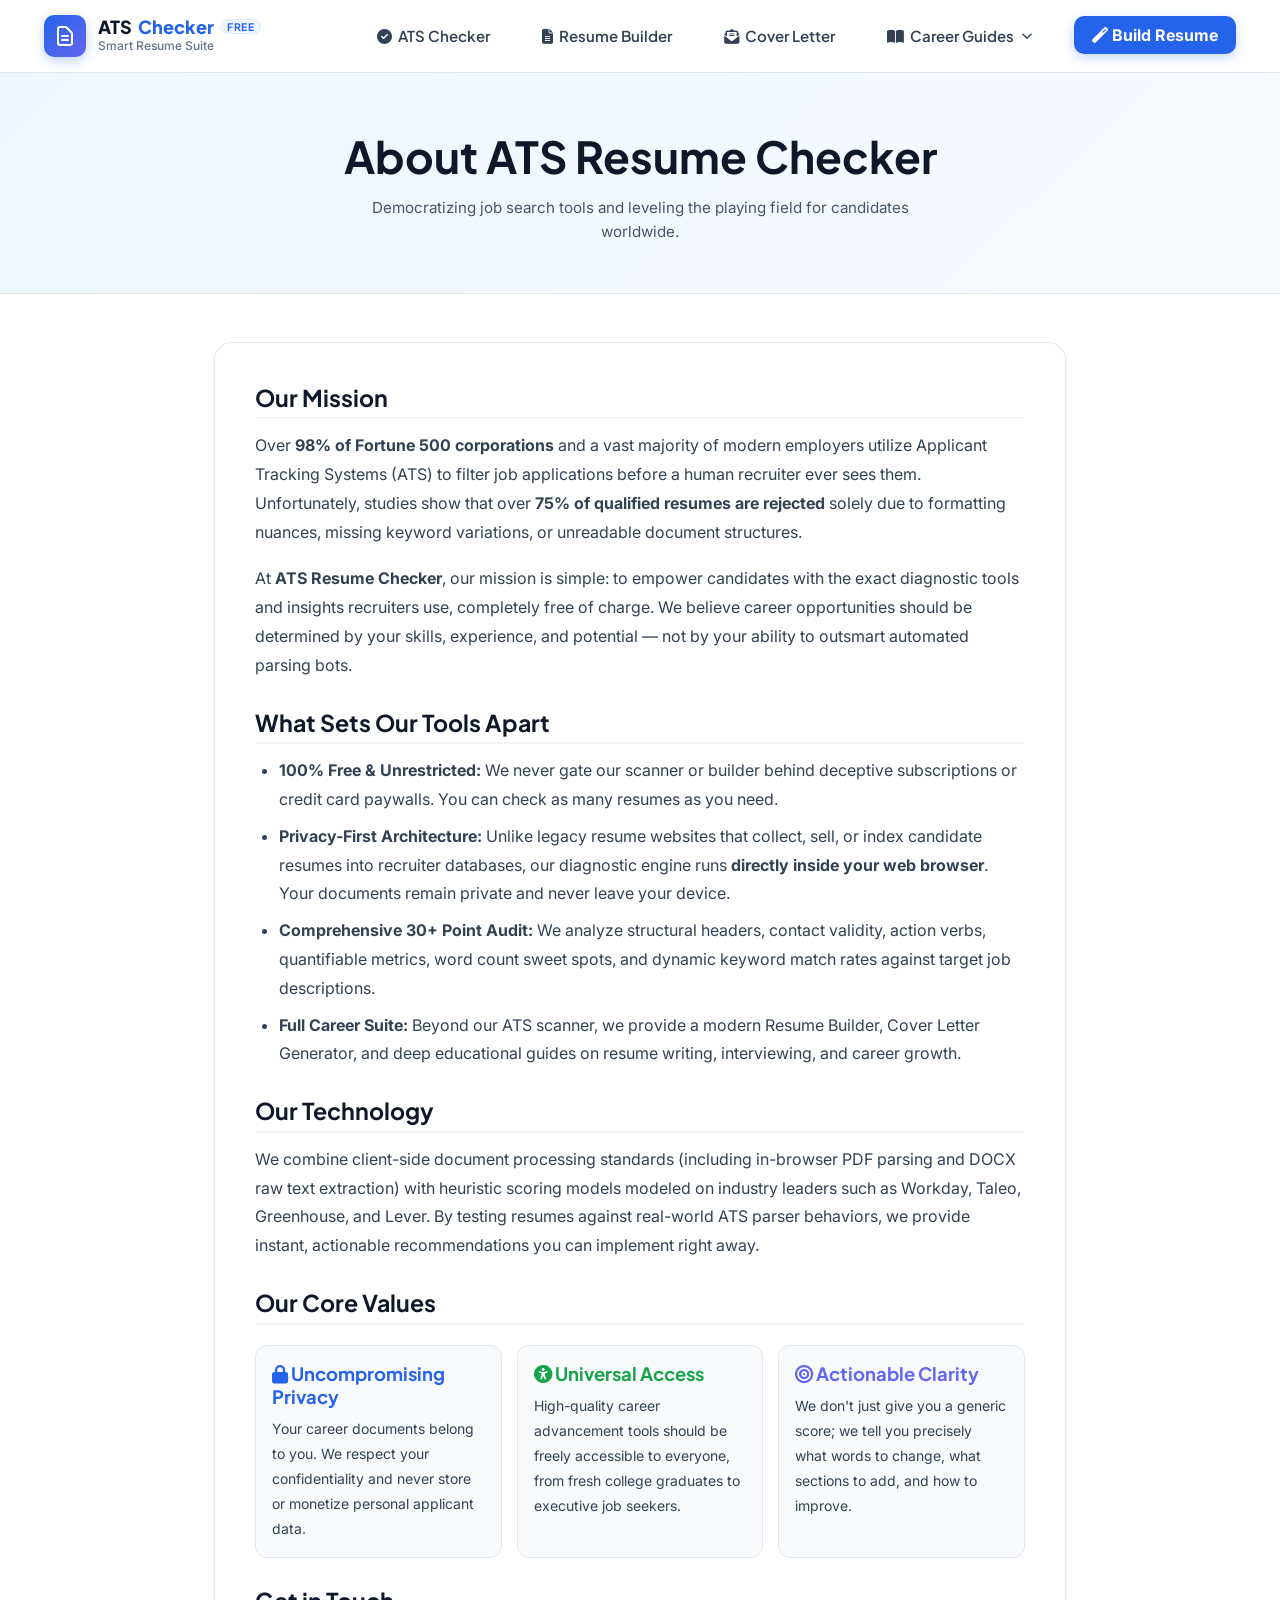
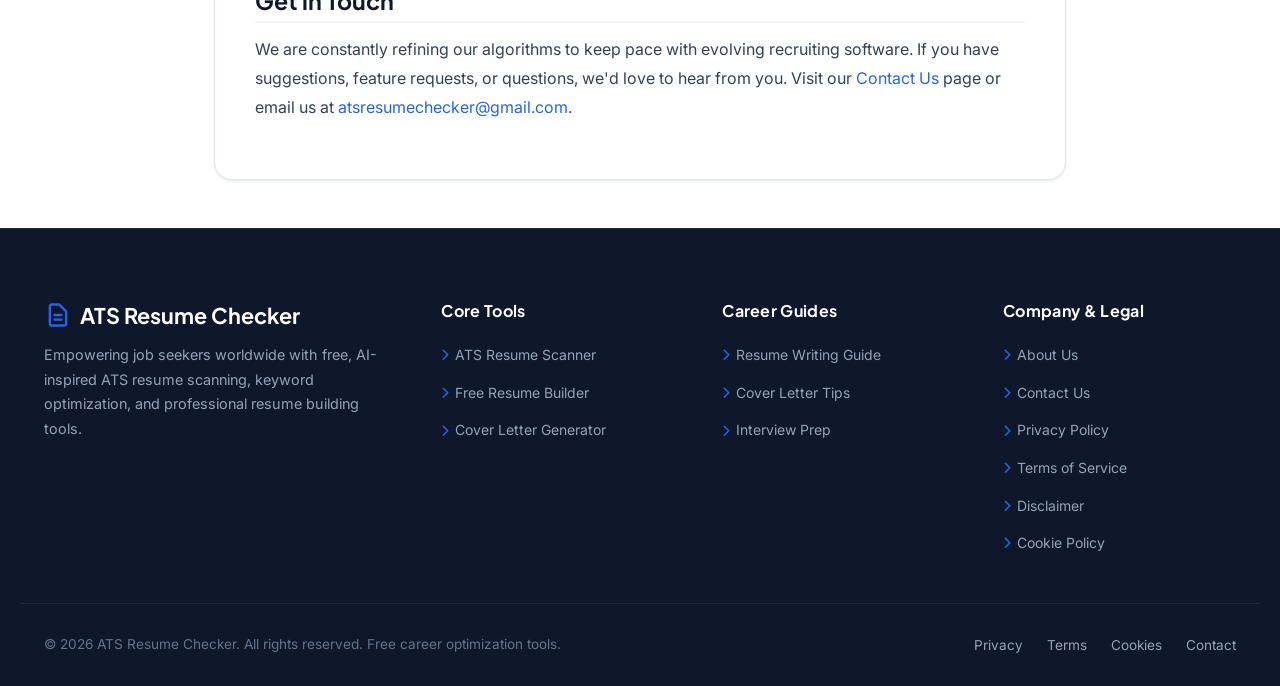
<file: about-us.html>
<!DOCTYPE html>
<html lang="en">

<head>
  <meta charset="UTF-8" />
  <meta name="viewport" content="width=device-width, initial-scale=1.0" />
  <title>About Us – ATS Resume Checker</title>
  <meta name="description"
    content="Learn about ATS Resume Checker, our mission to help job seekers pass applicant tracking systems, our privacy-first technology, and our team." />
  <link rel="canonical" href="https://atsresumecheckers.in/about-us.html" />

  <!-- Verification & AdSense -->
  <meta name="google-site-verification" content="XUopJJaV02Jm8nkz70vSj-H1XlRj3qzgDEBseFIgUOw" />
  <meta name="google-adsense-account" content="ca-pub-4618587510768918" />

  <!-- Fonts & Styles -->
  <link rel="stylesheet" href="https://cdnjs.cloudflare.com/ajax/libs/font-awesome/6.7.2/css/all.min.css" />
  <link rel="stylesheet" href="style.css" />
  <link rel="icon" type="image/svg+xml" href="resume-portfolio-svgrepo-com.svg" />
</head>

<body>
  <!-- Header -->
  <header class="site-header">
    <div class="nav-container">
      <a href="index.html" class="brand-logo" aria-label="ATS Resume Checker Home">
        <div class="brand-icon-wrap">
          <svg fill="none" viewBox="0 0 24 24" stroke="currentColor" stroke-width="2">
            <path stroke-linecap="round" stroke-linejoin="round"
              d="M9 12h6m-6 4h6m2 5H7a2 2 0 01-2-2V5a2 2 0 012-2h5.586a1 1 0 01.707.293l5.414 5.414a1 1 0 01.293.707V19a2 2 0 01-2 2z" />
          </svg>
        </div>
        <div class="brand-text">
          <span class="brand-title">ATS <span>Checker</span> <span class="brand-badge">Free</span></span>
          <span class="brand-subtitle">Smart Resume Suite</span>
        </div>
      </a>

      <nav>
        <ul class="nav-menu">
          <li class="nav-item"><a href="index.html" class="nav-link"><i class="fas fa-check-circle"></i> ATS Checker</a></li>
          <li class="nav-item"><a href="resume-builder.html" class="nav-link"><i class="fas fa-file-alt"></i> Resume Builder</a></li>
          <li class="nav-item"><a href="cover-letter.html" class="nav-link"><i class="fas fa-envelope-open-text"></i> Cover Letter</a></li>
          <li class="nav-item">
            <a href="javascript:void(0)" class="nav-link dropdown-trigger">
              <i class="fas fa-book-open"></i> Career Guides
              <svg fill="none" viewBox="0 0 24 24" stroke="currentColor" stroke-width="2.5"><path stroke-linecap="round" stroke-linejoin="round" d="M19 9l-7 7-7-7"/></svg>
            </a>
            <ul class="nav-dropdown">
              <li><a href="/resources/resume-guide.html"><i class="fas fa-file-contract"></i> Resume Writing Guide</a></li>
              <li><a href="/resources/cover-letter-guides.html"><i class="fas fa-envelope"></i> Cover Letter Guide</a></li>
              <li><a href="/resources/interview-prepration.html"><i class="fas fa-user-tie"></i> Interview Preparation</a></li>
              <li><a href="/resources/career-tips.html"><i class="fas fa-lightbulb"></i> Career Growth Tips</a></li>
            </ul>
          </li>
          <li class="nav-item">
            <a href="resume-builder.html" class="nav-cta-btn"><i class="fas fa-magic"></i> Build Resume</a>
          </li>
        </ul>
      </nav>

      <button class="mobile-toggle-btn" aria-label="Toggle navigation menu">&#9776;</button>
    </div>
  </header>
  <div class="mobile-overlay"></div>

  <!-- Page Header -->
  <div class="legal-header">
    <h1>About ATS Resume Checker</h1>
    <p>Democratizing job search tools and leveling the playing field for candidates worldwide.</p>
  </div>

  <!-- Main Content Container -->
  <main class="legal-body-container">
    <article class="legal-card">
      <h2>Our Mission</h2>
      <p>
        Over <strong>98% of Fortune 500 corporations</strong> and a vast majority of modern employers utilize Applicant Tracking Systems (ATS) to filter job applications before a human recruiter ever sees them. Unfortunately, studies show that over <strong>75% of qualified resumes are rejected</strong> solely due to formatting nuances, missing keyword variations, or unreadable document structures.
      </p>
      <p>
        At <strong>ATS Resume Checker</strong>, our mission is simple: to empower candidates with the exact diagnostic tools and insights recruiters use, completely free of charge. We believe career opportunities should be determined by your skills, experience, and potential — not by your ability to outsmart automated parsing bots.
      </p>

      <h2>What Sets Our Tools Apart</h2>
      <ul>
        <li>
          <strong>100% Free &amp; Unrestricted:</strong> We never gate our scanner or builder behind deceptive subscriptions or credit card paywalls. You can check as many resumes as you need.
        </li>
        <li>
          <strong>Privacy-First Architecture:</strong> Unlike legacy resume websites that collect, sell, or index candidate resumes into recruiter databases, our diagnostic engine runs <strong>directly inside your web browser</strong>. Your documents remain private and never leave your device.
        </li>
        <li>
          <strong>Comprehensive 30+ Point Audit:</strong> We analyze structural headers, contact validity, action verbs, quantifiable metrics, word count sweet spots, and dynamic keyword match rates against target job descriptions.
        </li>
        <li>
          <strong>Full Career Suite:</strong> Beyond our ATS scanner, we provide a modern Resume Builder, Cover Letter Generator, and deep educational guides on resume writing, interviewing, and career growth.
        </li>
      </ul>

      <h2>Our Technology</h2>
      <p>
        We combine client-side document processing standards (including in-browser PDF parsing and DOCX raw text extraction) with heuristic scoring models modeled on industry leaders such as Workday, Taleo, Greenhouse, and Lever. By testing resumes against real-world ATS parser behaviors, we provide instant, actionable recommendations you can implement right away.
      </p>

      <h2>Our Core Values</h2>
      <div style="display:grid;grid-template-columns:repeat(auto-fit,minmax(240px,1fr));gap:15px;margin:20px 0;">
        <div style="background:#f8fafc;padding:16px;border-radius:12px;border:1px solid #e2e8f0;">
          <h3 style="color:#2563eb;margin-top:0;"><i class="fas fa-lock"></i> Uncompromising Privacy</h3>
          <p style="font-size:0.875rem;margin-bottom:0;">Your career documents belong to you. We respect your confidentiality and never store or monetize personal applicant data.</p>
        </div>
        <div style="background:#f8fafc;padding:16px;border-radius:12px;border:1px solid #e2e8f0;">
          <h3 style="color:#16a34a;margin-top:0;"><i class="fas fa-universal-access"></i> Universal Access</h3>
          <p style="font-size:0.875rem;margin-bottom:0;">High-quality career advancement tools should be freely accessible to everyone, from fresh college graduates to executive job seekers.</p>
        </div>
        <div style="background:#f8fafc;padding:16px;border-radius:12px;border:1px solid #e2e8f0;">
          <h3 style="color:#6366f1;margin-top:0;"><i class="fas fa-bullseye"></i> Actionable Clarity</h3>
          <p style="font-size:0.875rem;margin-bottom:0;">We don't just give you a generic score; we tell you precisely what words to change, what sections to add, and how to improve.</p>
        </div>
      </div>

      <h2>Get in Touch</h2>
      <p>
        We are constantly refining our algorithms to keep pace with evolving recruiting software. If you have suggestions, feature requests, or questions, we'd love to hear from you. Visit our <a href="contact-us.html">Contact Us</a> page or email us at <a href="mailto:atsresumechecker@gmail.com">atsresumechecker@gmail.com</a>.
      </p>
    </article>
  </main>

  <!-- Global Footer -->
  <footer class="site-footer">
    <div class="footer-top-container">
      <div class="footer-brand">
        <h2>
          <svg fill="none" viewBox="0 0 24 24" stroke="currentColor" stroke-width="2" style="width:28px;height:28px;color:#2563eb">
            <path stroke-linecap="round" stroke-linejoin="round" d="M9 12h6m-6 4h6m2 5H7a2 2 0 01-2-2V5a2 2 0 012-2h5.586a1 1 0 01.707.293l5.414 5.414a1 1 0 01.293.707V19a2 2 0 01-2 2z"/>
          </svg>
          ATS Resume Checker
        </h2>
        <p>Empowering job seekers worldwide with free, AI-inspired ATS resume scanning, keyword optimization, and professional resume building tools.</p>
      </div>

      <div class="footer-col">
        <h3>Core Tools</h3>
        <ul class="footer-links-list">
          <li><a href="index.html"><i class="fas fa-chevron-right"></i> ATS Resume Scanner</a></li>
          <li><a href="resume-builder.html"><i class="fas fa-chevron-right"></i> Free Resume Builder</a></li>
          <li><a href="cover-letter.html"><i class="fas fa-chevron-right"></i> Cover Letter Generator</a></li>
        </ul>
      </div>

      <div class="footer-col">
        <h3>Career Guides</h3>
        <ul class="footer-links-list">
          <li><a href="/resources/resume-guide.html"><i class="fas fa-chevron-right"></i> Resume Writing Guide</a></li>
          <li><a href="/resources/cover-letter-guides.html"><i class="fas fa-chevron-right"></i> Cover Letter Tips</a></li>
          <li><a href="/resources/interview-prepration.html"><i class="fas fa-chevron-right"></i> Interview Prep</a></li>
        </ul>
      </div>

      <div class="footer-col">
        <h3>Company &amp; Legal</h3>
        <ul class="footer-links-list">
          <li><a href="about-us.html"><i class="fas fa-chevron-right"></i> About Us</a></li>
          <li><a href="contact-us.html"><i class="fas fa-chevron-right"></i> Contact Us</a></li>
          <li><a href="privacy-policy.html"><i class="fas fa-chevron-right"></i> Privacy Policy</a></li>
          <li><a href="terms-of-service.html"><i class="fas fa-chevron-right"></i> Terms of Service</a></li>
          <li><a href="disclaimer.html"><i class="fas fa-chevron-right"></i> Disclaimer</a></li>
          <li><a href="cookie-policy.html"><i class="fas fa-chevron-right"></i> Cookie Policy</a></li>
        </ul>
      </div>
    </div>

    <div class="footer-bottom-container">
      <div class="footer-copyright">
        &copy; 2026 ATS Resume Checker. All rights reserved. Free career optimization tools.
      </div>
      <ul class="footer-legal-inline">
        <li><a href="privacy-policy.html">Privacy</a></li>
        <li><a href="terms-of-service.html">Terms</a></li>
        <li><a href="cookie-policy.html">Cookies</a></li>
        <li><a href="contact-us.html">Contact</a></li>
      </ul>
    </div>
  </footer>

  <script src="app.js"></script>
</body>

</html>
</file>
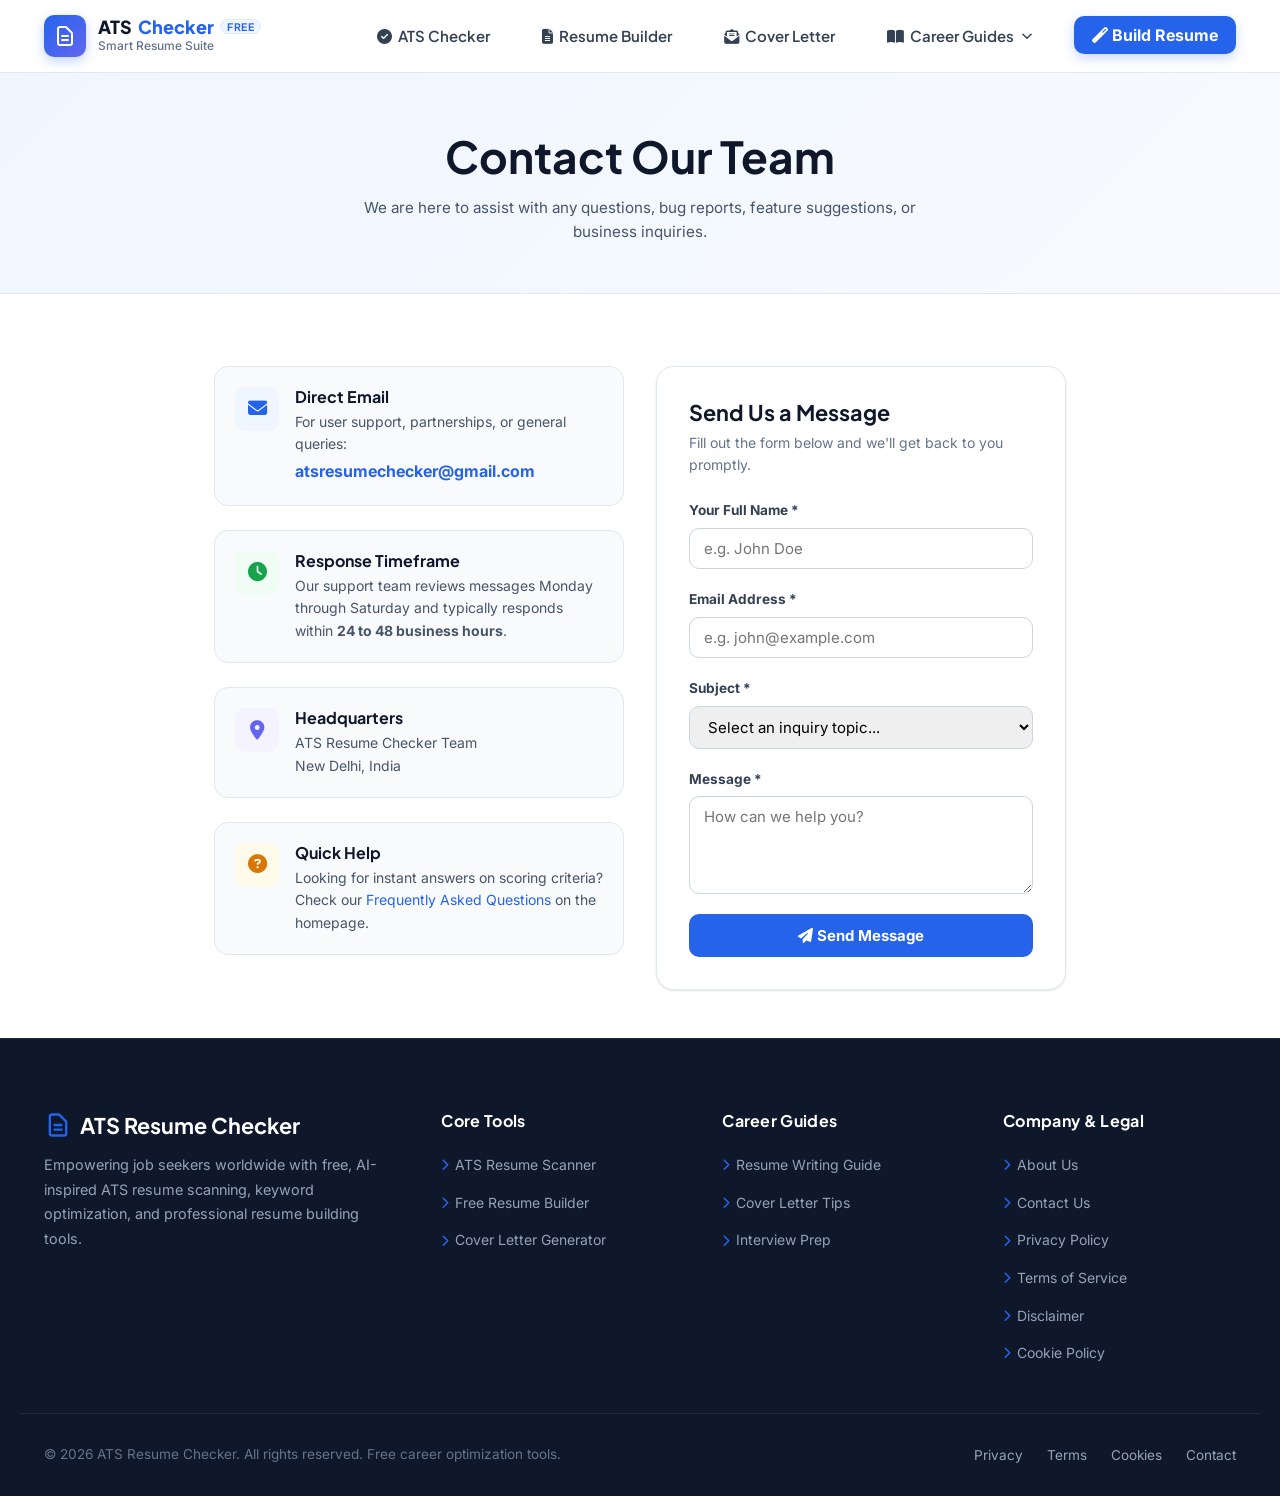
<file: contact-us.html>
<!DOCTYPE html>
<html lang="en">

<head>
  <meta charset="UTF-8" />
  <meta name="viewport" content="width=device-width, initial-scale=1.0" />
  <title>Contact Us – ATS Resume Checker</title>
  <meta name="description"
    content="Have questions or feedback about our free ATS Resume Checker or Resume Builder? Reach out to our support team for prompt assistance." />
  <link rel="canonical" href="https://atsresumecheckers.in/contact-us.html" />

  <!-- Verification & AdSense -->
  <meta name="google-site-verification" content="XUopJJaV02Jm8nkz70vSj-H1XlRj3qzgDEBseFIgUOw" />
  <meta name="google-adsense-account" content="ca-pub-4618587510768918" />

  <!-- Fonts & Styles -->
  <link rel="stylesheet" href="https://cdnjs.cloudflare.com/ajax/libs/font-awesome/6.7.2/css/all.min.css" />
  <link rel="stylesheet" href="style.css" />
  <link rel="icon" type="image/svg+xml" href="resume-portfolio-svgrepo-com.svg" />
</head>

<body>
  <!-- Header -->
  <header class="site-header">
    <div class="nav-container">
      <a href="index.html" class="brand-logo" aria-label="ATS Resume Checker Home">
        <div class="brand-icon-wrap">
          <svg fill="none" viewBox="0 0 24 24" stroke="currentColor" stroke-width="2">
            <path stroke-linecap="round" stroke-linejoin="round"
              d="M9 12h6m-6 4h6m2 5H7a2 2 0 01-2-2V5a2 2 0 012-2h5.586a1 1 0 01.707.293l5.414 5.414a1 1 0 01.293.707V19a2 2 0 01-2 2z" />
          </svg>
        </div>
        <div class="brand-text">
          <span class="brand-title">ATS <span>Checker</span> <span class="brand-badge">Free</span></span>
          <span class="brand-subtitle">Smart Resume Suite</span>
        </div>
      </a>

      <nav>
        <ul class="nav-menu">
          <li class="nav-item"><a href="index.html" class="nav-link"><i class="fas fa-check-circle"></i> ATS Checker</a></li>
          <li class="nav-item"><a href="resume-builder.html" class="nav-link"><i class="fas fa-file-alt"></i> Resume Builder</a></li>
          <li class="nav-item"><a href="cover-letter.html" class="nav-link"><i class="fas fa-envelope-open-text"></i> Cover Letter</a></li>
          <li class="nav-item">
            <a href="javascript:void(0)" class="nav-link dropdown-trigger">
              <i class="fas fa-book-open"></i> Career Guides
              <svg fill="none" viewBox="0 0 24 24" stroke="currentColor" stroke-width="2.5"><path stroke-linecap="round" stroke-linejoin="round" d="M19 9l-7 7-7-7"/></svg>
            </a>
            <ul class="nav-dropdown">
              <li><a href="/resources/resume-guide.html"><i class="fas fa-file-contract"></i> Resume Writing Guide</a></li>
              <li><a href="/resources/cover-letter-guides.html"><i class="fas fa-envelope"></i> Cover Letter Guide</a></li>
              <li><a href="/resources/interview-prepration.html"><i class="fas fa-user-tie"></i> Interview Preparation</a></li>
              <li><a href="/resources/career-tips.html"><i class="fas fa-lightbulb"></i> Career Growth Tips</a></li>
            </ul>
          </li>
          <li class="nav-item">
            <a href="resume-builder.html" class="nav-cta-btn"><i class="fas fa-magic"></i> Build Resume</a>
          </li>
        </ul>
      </nav>

      <button class="mobile-toggle-btn" aria-label="Toggle navigation menu">&#9776;</button>
    </div>
  </header>
  <div class="mobile-overlay"></div>

  <!-- Page Header -->
  <div class="legal-header">
    <h1>Contact Our Team</h1>
    <p>We are here to assist with any questions, bug reports, feature suggestions, or business inquiries.</p>
  </div>

  <!-- Main Container -->
  <main class="legal-body-container">
    <div class="contact-grid-two">
      <!-- Left: Contact Details -->
      <div class="contact-info-panel">
        <div class="contact-info-card">
          <div class="contact-info-icon">
            <i class="fas fa-envelope"></i>
          </div>
          <div>
            <h3 style="font-size:1rem;margin-bottom:4px;">Direct Email</h3>
            <p style="font-size:0.875rem;color:#475569;margin-bottom:4px;">For user support, partnerships, or general queries:</p>
            <a href="mailto:atsresumechecker@gmail.com" style="font-weight:700;">atsresumechecker@gmail.com</a>
          </div>
        </div>

        <div class="contact-info-card">
          <div class="contact-info-icon" style="background:#f0fdf4;color:#16a34a;">
            <i class="fas fa-clock"></i>
          </div>
          <div>
            <h3 style="font-size:1rem;margin-bottom:4px;">Response Timeframe</h3>
            <p style="font-size:0.875rem;color:#475569;margin-bottom:0;">
              Our support team reviews messages Monday through Saturday and typically responds within <strong>24 to 48 business hours</strong>.
            </p>
          </div>
        </div>

        <div class="contact-info-card">
          <div class="contact-info-icon" style="background:#f5f3ff;color:#6366f1;">
            <i class="fas fa-map-marker-alt"></i>
          </div>
          <div>
            <h3 style="font-size:1rem;margin-bottom:4px;">Headquarters</h3>
            <p style="font-size:0.875rem;color:#475569;margin-bottom:0;">
              ATS Resume Checker Team<br />
              New Delhi, India
            </p>
          </div>
        </div>

        <div class="contact-info-card">
          <div class="contact-info-icon" style="background:#fffbeb;color:#d97706;">
            <i class="fas fa-question-circle"></i>
          </div>
          <div>
            <h3 style="font-size:1rem;margin-bottom:4px;">Quick Help</h3>
            <p style="font-size:0.875rem;color:#475569;margin-bottom:0;">
              Looking for instant answers on scoring criteria? Check our <a href="index.html#faq-section">Frequently Asked Questions</a> on the homepage.
            </p>
          </div>
        </div>
      </div>

      <!-- Right: Interactive Form -->
      <div class="contact-form-panel">
        <h2 style="font-size:1.35rem;margin-bottom:6px;">Send Us a Message</h2>
        <p style="font-size:0.875rem;color:#64748b;margin-bottom:1.5rem;">Fill out the form below and we'll get back to you promptly.</p>

        <form id="contact-form" onsubmit="handleContactSubmit(event)">
          <div class="form-group-contact">
            <label for="c-name">Your Full Name *</label>
            <input type="text" id="c-name" class="form-input-contact" placeholder="e.g. John Doe" required />
          </div>

          <div class="form-group-contact">
            <label for="c-email">Email Address *</label>
            <input type="email" id="c-email" class="form-input-contact" placeholder="e.g. john@example.com" required />
          </div>

          <div class="form-group-contact">
            <label for="c-subject">Subject *</label>
            <select id="c-subject" class="form-input-contact" required>
              <option value="" disabled selected>Select an inquiry topic...</option>
              <option value="ATS Scanner Feedback">ATS Scanner Feedback / Bug Report</option>
              <option value="Resume Builder Support">Resume Builder Assistance</option>
              <option value="Advertising / Business Partnership">Advertising / AdSense Inquiry</option>
              <option value="General Question">General Career Question</option>
            </select>
          </div>

          <div class="form-group-contact">
            <label for="c-message">Message *</label>
            <textarea id="c-message" class="form-input-contact" rows="4" placeholder="How can we help you?" required></textarea>
          </div>

          <button type="submit" class="contact-submit-btn" id="contact-submit-btn">
            <i class="fas fa-paper-plane"></i> Send Message
          </button>
        </form>

        <div id="contact-success-msg" style="display:none;background:#f0fdf4;border:1px solid #bbf7d0;color:#166534;padding:12px 16px;border-radius:10px;margin-top:15px;font-size:0.9rem;">
          <i class="fas fa-check-circle"></i> Thank you! Your message has been sent successfully. We will respond to your email within 24-48 hours.
        </div>
      </div>
    </div>
  </main>

  <!-- Global Footer -->
  <footer class="site-footer">
    <div class="footer-top-container">
      <div class="footer-brand">
        <h2>
          <svg fill="none" viewBox="0 0 24 24" stroke="currentColor" stroke-width="2" style="width:28px;height:28px;color:#2563eb">
            <path stroke-linecap="round" stroke-linejoin="round" d="M9 12h6m-6 4h6m2 5H7a2 2 0 01-2-2V5a2 2 0 012-2h5.586a1 1 0 01.707.293l5.414 5.414a1 1 0 01.293.707V19a2 2 0 01-2 2z"/>
          </svg>
          ATS Resume Checker
        </h2>
        <p>Empowering job seekers worldwide with free, AI-inspired ATS resume scanning, keyword optimization, and professional resume building tools.</p>
      </div>

      <div class="footer-col">
        <h3>Core Tools</h3>
        <ul class="footer-links-list">
          <li><a href="index.html"><i class="fas fa-chevron-right"></i> ATS Resume Scanner</a></li>
          <li><a href="resume-builder.html"><i class="fas fa-chevron-right"></i> Free Resume Builder</a></li>
          <li><a href="cover-letter.html"><i class="fas fa-chevron-right"></i> Cover Letter Generator</a></li>
        </ul>
      </div>

      <div class="footer-col">
        <h3>Career Guides</h3>
        <ul class="footer-links-list">
          <li><a href="/resources/resume-guide.html"><i class="fas fa-chevron-right"></i> Resume Writing Guide</a></li>
          <li><a href="/resources/cover-letter-guides.html"><i class="fas fa-chevron-right"></i> Cover Letter Tips</a></li>
          <li><a href="/resources/interview-prepration.html"><i class="fas fa-chevron-right"></i> Interview Prep</a></li>
        </ul>
      </div>

      <div class="footer-col">
        <h3>Company &amp; Legal</h3>
        <ul class="footer-links-list">
          <li><a href="about-us.html"><i class="fas fa-chevron-right"></i> About Us</a></li>
          <li><a href="contact-us.html"><i class="fas fa-chevron-right"></i> Contact Us</a></li>
          <li><a href="privacy-policy.html"><i class="fas fa-chevron-right"></i> Privacy Policy</a></li>
          <li><a href="terms-of-service.html"><i class="fas fa-chevron-right"></i> Terms of Service</a></li>
          <li><a href="disclaimer.html"><i class="fas fa-chevron-right"></i> Disclaimer</a></li>
          <li><a href="cookie-policy.html"><i class="fas fa-chevron-right"></i> Cookie Policy</a></li>
        </ul>
      </div>
    </div>

    <div class="footer-bottom-container">
      <div class="footer-copyright">
        &copy; 2026 ATS Resume Checker. All rights reserved. Free career optimization tools.
      </div>
      <ul class="footer-legal-inline">
        <li><a href="privacy-policy.html">Privacy</a></li>
        <li><a href="terms-of-service.html">Terms</a></li>
        <li><a href="cookie-policy.html">Cookies</a></li>
        <li><a href="contact-us.html">Contact</a></li>
      </ul>
    </div>
  </footer>

  <script>
    function handleContactSubmit(e) {
      e.preventDefault();
      const btn = document.getElementById('contact-submit-btn');
      const successMsg = document.getElementById('contact-success-msg');
      btn.disabled = true;
      btn.innerHTML = '<i class="fas fa-spinner fa-spin"></i> Sending...';

      setTimeout(() => {
        btn.style.display = 'none';
        successMsg.style.display = 'block';
        showToast('Message sent! We will reply within 24-48 hours.');
      }, 700);
    }
  </script>
  <script src="app.js"></script>
</body>

</html>
</file>
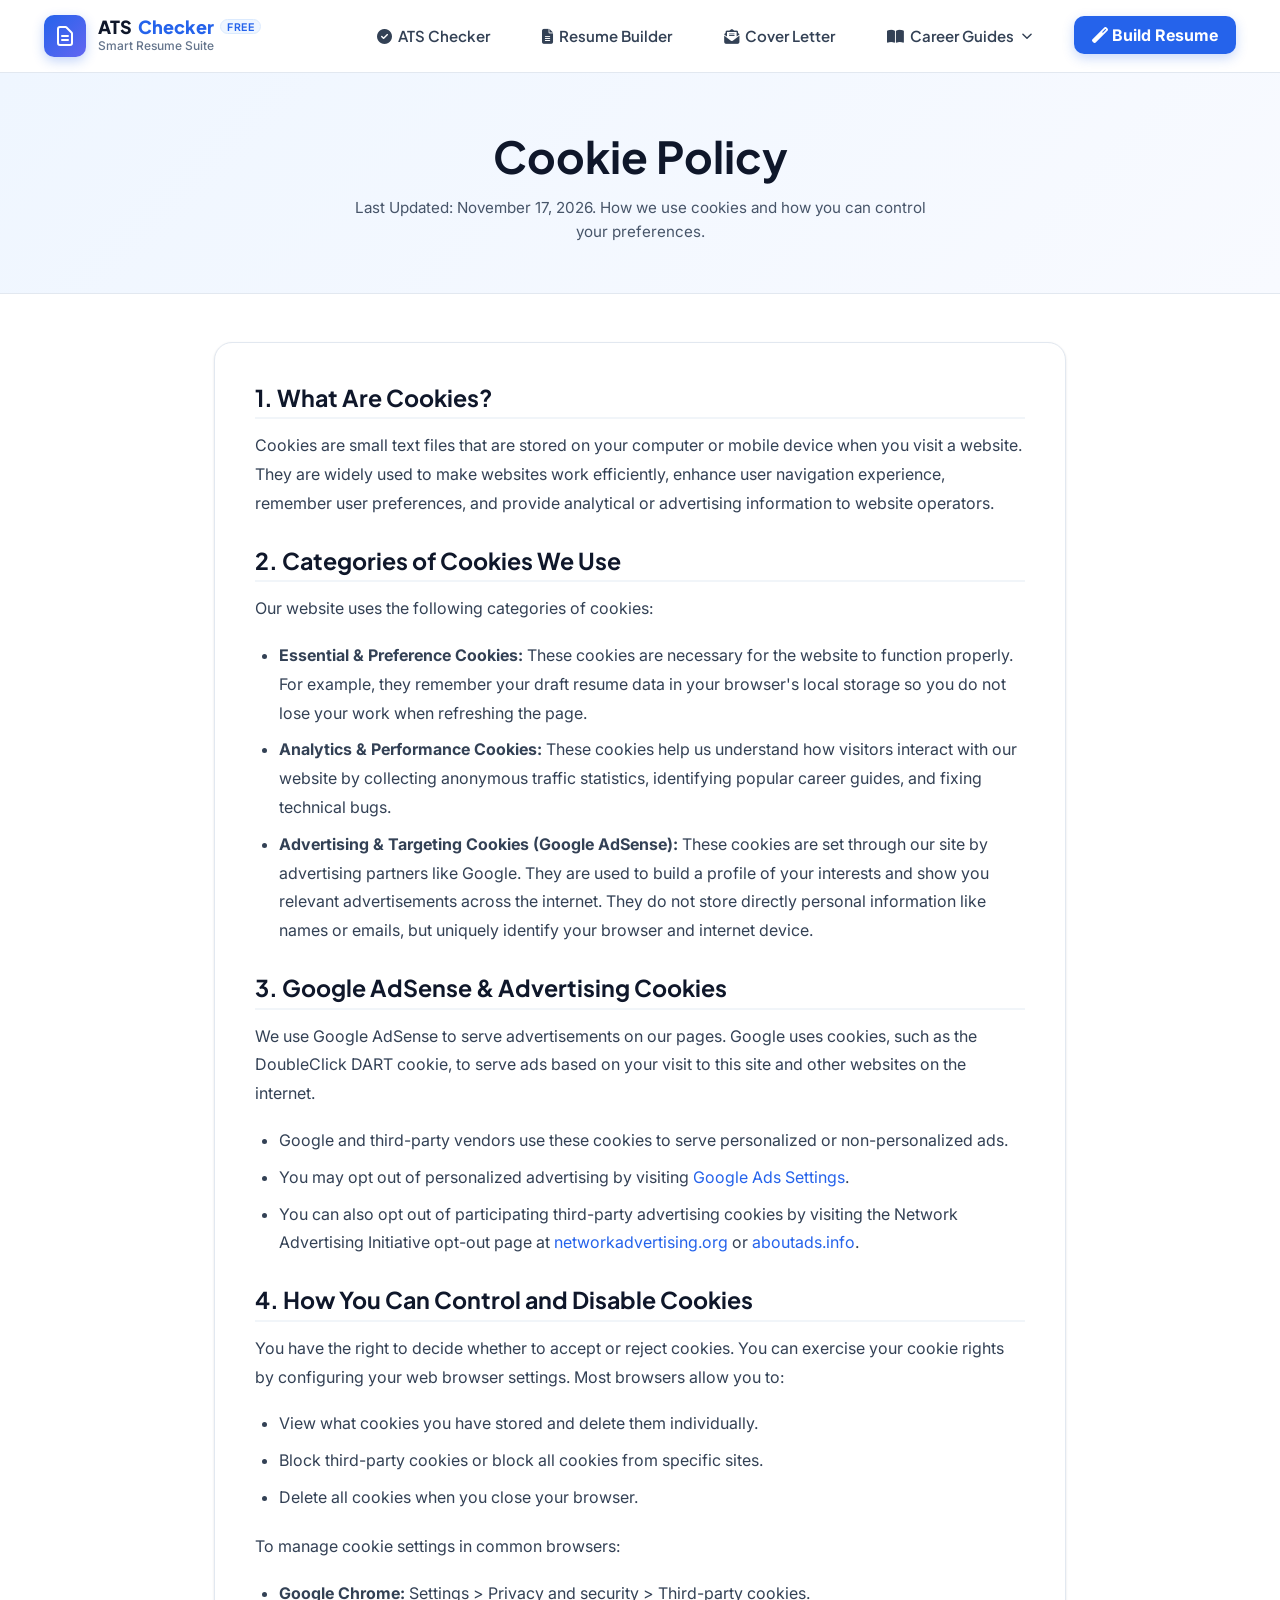
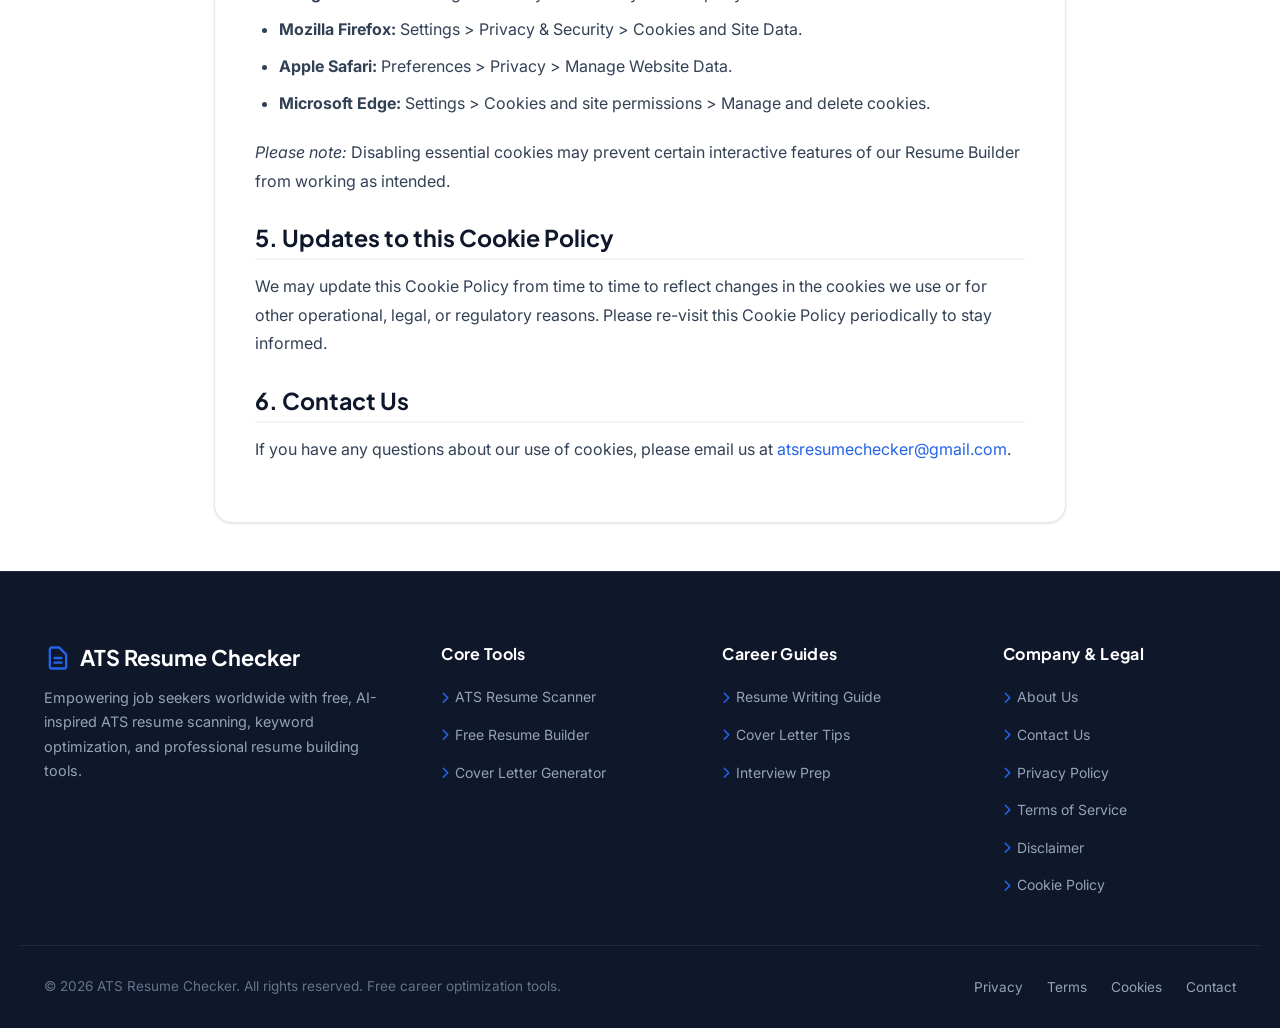
<file: cookie-policy.html>
<!DOCTYPE html>
<html lang="en">

<head>
  <meta charset="UTF-8" />
  <meta name="viewport" content="width=device-width, initial-scale=1.0" />
  <title>Cookie Policy – ATS Resume Checker</title>
  <meta name="description"
    content="Understand how ATS Resume Checker uses cookies, including Google AdSense advertising cookies, and how you can manage your preferences." />
  <link rel="canonical" href="https://atsresumecheckers.in/cookie-policy.html" />

  <!-- Verification & AdSense -->
  <meta name="google-site-verification" content="XUopJJaV02Jm8nkz70vSj-H1XlRj3qzgDEBseFIgUOw" />
  <meta name="google-adsense-account" content="ca-pub-4618587510768918" />

  <!-- Fonts & Styles -->
  <link rel="stylesheet" href="https://cdnjs.cloudflare.com/ajax/libs/font-awesome/6.7.2/css/all.min.css" />
  <link rel="stylesheet" href="style.css" />
  <link rel="icon" type="image/svg+xml" href="resume-portfolio-svgrepo-com.svg" />
</head>

<body>
  <!-- Header -->
  <header class="site-header">
    <div class="nav-container">
      <a href="index.html" class="brand-logo" aria-label="ATS Resume Checker Home">
        <div class="brand-icon-wrap">
          <svg fill="none" viewBox="0 0 24 24" stroke="currentColor" stroke-width="2">
            <path stroke-linecap="round" stroke-linejoin="round"
              d="M9 12h6m-6 4h6m2 5H7a2 2 0 01-2-2V5a2 2 0 012-2h5.586a1 1 0 01.707.293l5.414 5.414a1 1 0 01.293.707V19a2 2 0 01-2 2z" />
          </svg>
        </div>
        <div class="brand-text">
          <span class="brand-title">ATS <span>Checker</span> <span class="brand-badge">Free</span></span>
          <span class="brand-subtitle">Smart Resume Suite</span>
        </div>
      </a>

      <nav>
        <ul class="nav-menu">
          <li class="nav-item"><a href="index.html" class="nav-link"><i class="fas fa-check-circle"></i> ATS Checker</a></li>
          <li class="nav-item"><a href="resume-builder.html" class="nav-link"><i class="fas fa-file-alt"></i> Resume Builder</a></li>
          <li class="nav-item"><a href="cover-letter.html" class="nav-link"><i class="fas fa-envelope-open-text"></i> Cover Letter</a></li>
          <li class="nav-item">
            <a href="javascript:void(0)" class="nav-link dropdown-trigger">
              <i class="fas fa-book-open"></i> Career Guides
              <svg fill="none" viewBox="0 0 24 24" stroke="currentColor" stroke-width="2.5"><path stroke-linecap="round" stroke-linejoin="round" d="M19 9l-7 7-7-7"/></svg>
            </a>
            <ul class="nav-dropdown">
              <li><a href="/resources/resume-guide.html"><i class="fas fa-file-contract"></i> Resume Writing Guide</a></li>
              <li><a href="/resources/cover-letter-guides.html"><i class="fas fa-envelope"></i> Cover Letter Guide</a></li>
              <li><a href="/resources/interview-prepration.html"><i class="fas fa-user-tie"></i> Interview Preparation</a></li>
              <li><a href="/resources/career-tips.html"><i class="fas fa-lightbulb"></i> Career Growth Tips</a></li>
            </ul>
          </li>
          <li class="nav-item">
            <a href="resume-builder.html" class="nav-cta-btn"><i class="fas fa-magic"></i> Build Resume</a>
          </li>
        </ul>
      </nav>

      <button class="mobile-toggle-btn" aria-label="Toggle navigation menu">&#9776;</button>
    </div>
  </header>
  <div class="mobile-overlay"></div>

  <!-- Page Header -->
  <div class="legal-header">
    <h1>Cookie Policy</h1>
    <p>Last Updated: November 17, 2026. How we use cookies and how you can control your preferences.</p>
  </div>

  <!-- Main Legal Content Container -->
  <main class="legal-body-container">
    <article class="legal-card">
      <h2>1. What Are Cookies?</h2>
      <p>
        Cookies are small text files that are stored on your computer or mobile device when you visit a website. They are widely used to make websites work efficiently, enhance user navigation experience, remember user preferences, and provide analytical or advertising information to website operators.
      </p>

      <h2>2. Categories of Cookies We Use</h2>
      <p>
        Our website uses the following categories of cookies:
      </p>
      <ul>
        <li>
          <strong>Essential &amp; Preference Cookies:</strong> These cookies are necessary for the website to function properly. For example, they remember your draft resume data in your browser's local storage so you do not lose your work when refreshing the page.
        </li>
        <li>
          <strong>Analytics &amp; Performance Cookies:</strong> These cookies help us understand how visitors interact with our website by collecting anonymous traffic statistics, identifying popular career guides, and fixing technical bugs.
        </li>
        <li>
          <strong>Advertising &amp; Targeting Cookies (Google AdSense):</strong> These cookies are set through our site by advertising partners like Google. They are used to build a profile of your interests and show you relevant advertisements across the internet. They do not store directly personal information like names or emails, but uniquely identify your browser and internet device.
        </li>
      </ul>

      <h2>3. Google AdSense &amp; Advertising Cookies</h2>
      <p>
        We use Google AdSense to serve advertisements on our pages. Google uses cookies, such as the DoubleClick DART cookie, to serve ads based on your visit to this site and other websites on the internet.
      </p>
      <ul>
        <li>Google and third-party vendors use these cookies to serve personalized or non-personalized ads.</li>
        <li>You may opt out of personalized advertising by visiting <a href="https://www.google.com/settings/ads" target="_blank" rel="noopener noreferrer">Google Ads Settings</a>.</li>
        <li>You can also opt out of participating third-party advertising cookies by visiting the Network Advertising Initiative opt-out page at <a href="https://optout.networkadvertising.org/" target="_blank" rel="noopener noreferrer">networkadvertising.org</a> or <a href="https://www.aboutads.info/choices/" target="_blank" rel="noopener noreferrer">aboutads.info</a>.</li>
      </ul>

      <h2>4. How You Can Control and Disable Cookies</h2>
      <p>
        You have the right to decide whether to accept or reject cookies. You can exercise your cookie rights by configuring your web browser settings. Most browsers allow you to:
      </p>
      <ul>
        <li>View what cookies you have stored and delete them individually.</li>
        <li>Block third-party cookies or block all cookies from specific sites.</li>
        <li>Delete all cookies when you close your browser.</li>
      </ul>
      <p>
        To manage cookie settings in common browsers:
      </p>
      <ul>
        <li><strong>Google Chrome:</strong> Settings &gt; Privacy and security &gt; Third-party cookies.</li>
        <li><strong>Mozilla Firefox:</strong> Settings &gt; Privacy &amp; Security &gt; Cookies and Site Data.</li>
        <li><strong>Apple Safari:</strong> Preferences &gt; Privacy &gt; Manage Website Data.</li>
        <li><strong>Microsoft Edge:</strong> Settings &gt; Cookies and site permissions &gt; Manage and delete cookies.</li>
      </ul>
      <p>
        <em>Please note:</em> Disabling essential cookies may prevent certain interactive features of our Resume Builder from working as intended.
      </p>

      <h2>5. Updates to this Cookie Policy</h2>
      <p>
        We may update this Cookie Policy from time to time to reflect changes in the cookies we use or for other operational, legal, or regulatory reasons. Please re-visit this Cookie Policy periodically to stay informed.
      </p>

      <h2>6. Contact Us</h2>
      <p>
        If you have any questions about our use of cookies, please email us at <a href="mailto:atsresumechecker@gmail.com">atsresumechecker@gmail.com</a>.
      </p>
    </article>
  </main>

  <!-- Global Footer -->
  <footer class="site-footer">
    <div class="footer-top-container">
      <div class="footer-brand">
        <h2>
          <svg fill="none" viewBox="0 0 24 24" stroke="currentColor" stroke-width="2" style="width:28px;height:28px;color:#2563eb">
            <path stroke-linecap="round" stroke-linejoin="round" d="M9 12h6m-6 4h6m2 5H7a2 2 0 01-2-2V5a2 2 0 012-2h5.586a1 1 0 01.707.293l5.414 5.414a1 1 0 01.293.707V19a2 2 0 01-2 2z"/>
          </svg>
          ATS Resume Checker
        </h2>
        <p>Empowering job seekers worldwide with free, AI-inspired ATS resume scanning, keyword optimization, and professional resume building tools.</p>
      </div>

      <div class="footer-col">
        <h3>Core Tools</h3>
        <ul class="footer-links-list">
          <li><a href="index.html"><i class="fas fa-chevron-right"></i> ATS Resume Scanner</a></li>
          <li><a href="resume-builder.html"><i class="fas fa-chevron-right"></i> Free Resume Builder</a></li>
          <li><a href="cover-letter.html"><i class="fas fa-chevron-right"></i> Cover Letter Generator</a></li>
        </ul>
      </div>

      <div class="footer-col">
        <h3>Career Guides</h3>
        <ul class="footer-links-list">
          <li><a href="/resources/resume-guide.html"><i class="fas fa-chevron-right"></i> Resume Writing Guide</a></li>
          <li><a href="/resources/cover-letter-guides.html"><i class="fas fa-chevron-right"></i> Cover Letter Tips</a></li>
          <li><a href="/resources/interview-prepration.html"><i class="fas fa-chevron-right"></i> Interview Prep</a></li>
        </ul>
      </div>

      <div class="footer-col">
        <h3>Company &amp; Legal</h3>
        <ul class="footer-links-list">
          <li><a href="about-us.html"><i class="fas fa-chevron-right"></i> About Us</a></li>
          <li><a href="contact-us.html"><i class="fas fa-chevron-right"></i> Contact Us</a></li>
          <li><a href="privacy-policy.html"><i class="fas fa-chevron-right"></i> Privacy Policy</a></li>
          <li><a href="terms-of-service.html"><i class="fas fa-chevron-right"></i> Terms of Service</a></li>
          <li><a href="disclaimer.html"><i class="fas fa-chevron-right"></i> Disclaimer</a></li>
          <li><a href="cookie-policy.html"><i class="fas fa-chevron-right"></i> Cookie Policy</a></li>
        </ul>
      </div>
    </div>

    <div class="footer-bottom-container">
      <div class="footer-copyright">
        &copy; 2026 ATS Resume Checker. All rights reserved. Free career optimization tools.
      </div>
      <ul class="footer-legal-inline">
        <li><a href="privacy-policy.html">Privacy</a></li>
        <li><a href="terms-of-service.html">Terms</a></li>
        <li><a href="cookie-policy.html">Cookies</a></li>
        <li><a href="contact-us.html">Contact</a></li>
      </ul>
    </div>
  </footer>

  <script src="app.js"></script>
</body>

</html>
</file>
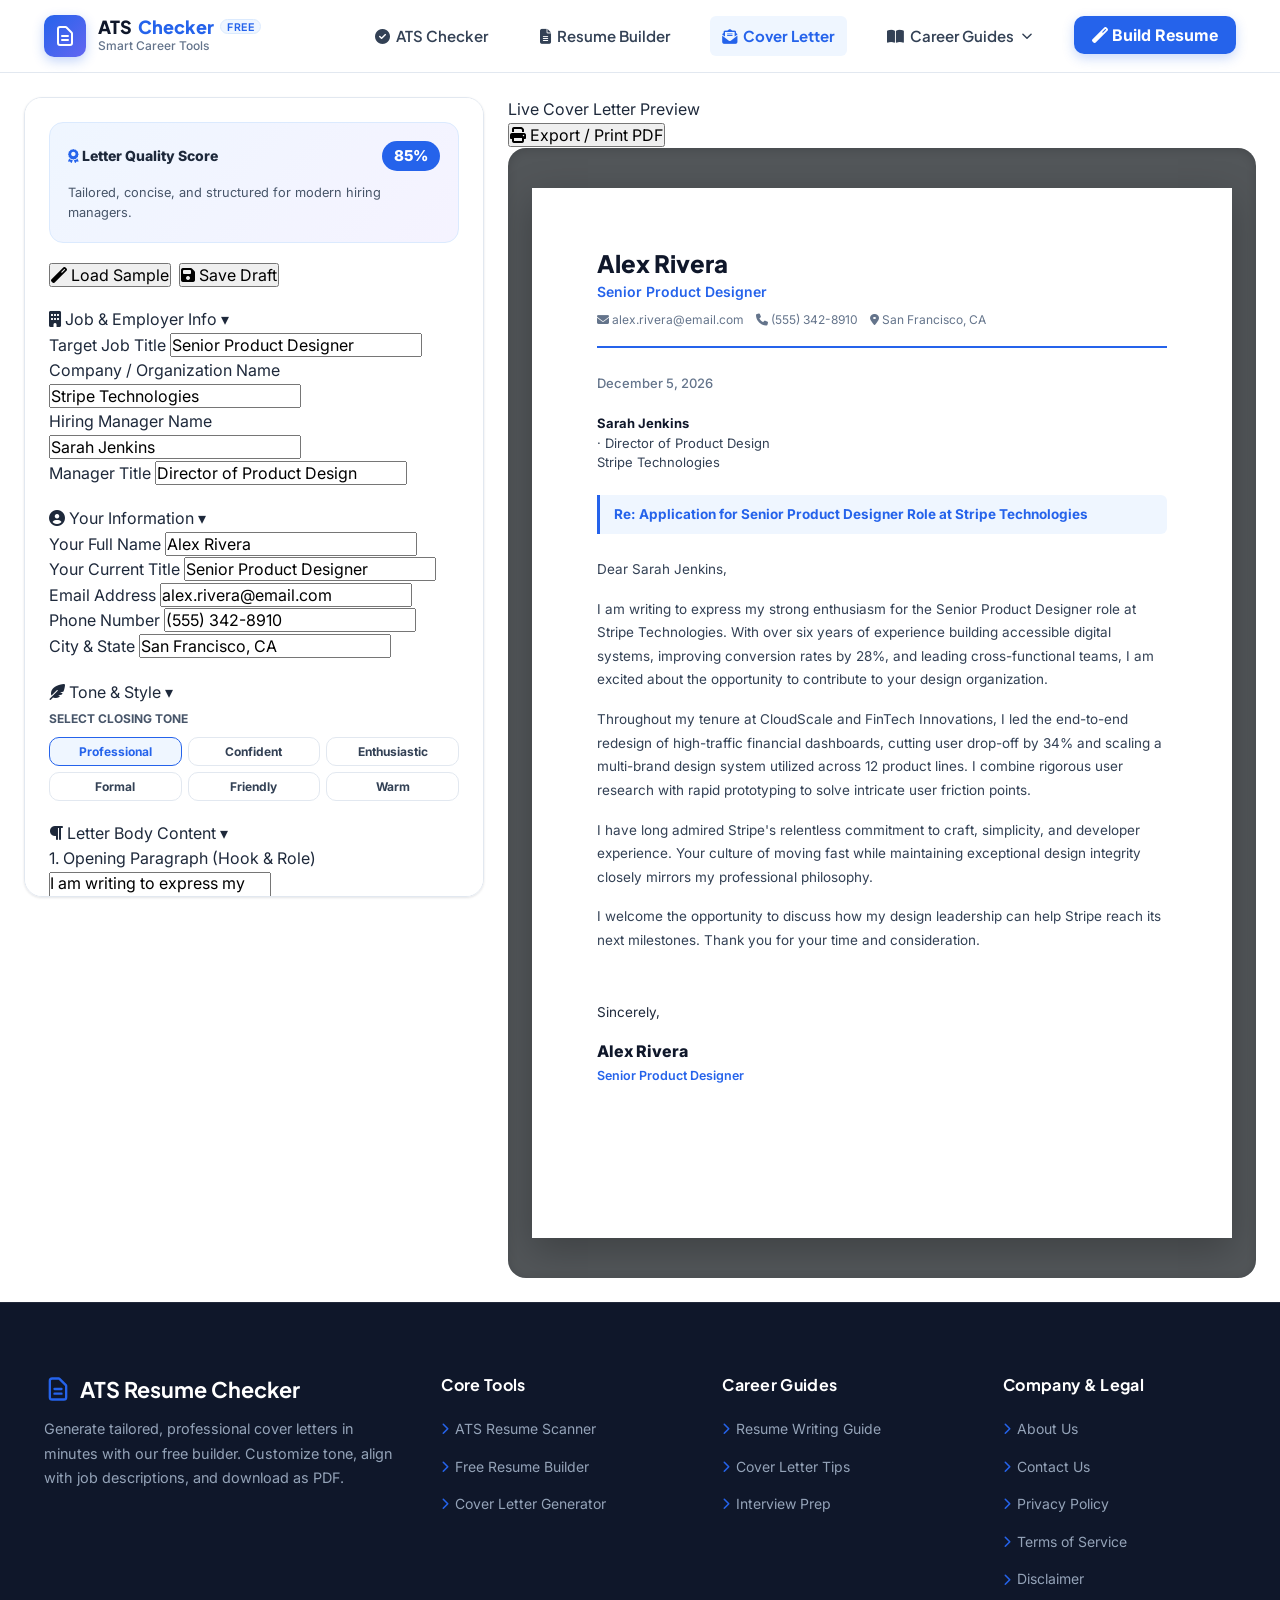
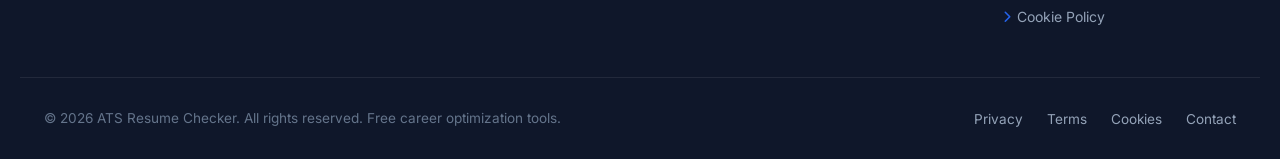
<file: cover-letter.html>
<!DOCTYPE html>
<html lang="en">

<head>
  <meta charset="UTF-8" />
  <meta name="viewport" content="width=device-width, initial-scale=1.0" />
  <title>Free Cover Letter Builder 2026 – Create ATS-Friendly Letters Online</title>
  <meta name="description"
    content="Generate tailored, professional cover letters in minutes with our free builder. Customize tone, align with job descriptions, and download as PDF." />
  <meta name="keywords" content="cover letter builder, free cover letter generator, ATS cover letter, professional cover letter template, job application letter" />
  <link rel="canonical" href="https://atsresumecheckers.in/cover-letter.html" />

  <!-- Open Graph -->
  <meta property="og:type" content="website" />
  <meta property="og:url" content="https://atsresumecheckers.in/cover-letter.html" />
  <meta property="og:title" content="Free Cover Letter Builder – Generate Professional Letters" />
  <meta property="og:description" content="Generate high-converting, ATS-friendly cover letters tailored to your target company and role." />
  <meta property="og:image" content="https://atsresumecheckers.in/resume-portfolio-svgrepo-com.svg" />

  <!-- Twitter Card -->
  <meta name="twitter:card" content="summary_large_image" />
  <meta name="twitter:title" content="Free Cover Letter Builder – Customize &amp; Download" />
  <meta name="twitter:description" content="Professional cover letters designed for recruiters. Instant preview and PDF export." />

  <!-- Verification & AdSense -->
  <meta name="google-site-verification" content="XUopJJaV02Jm8nkz70vSj-H1XlRj3qzgDEBseFIgUOw" />
  <meta name="google-adsense-account" content="ca-pub-4618587510768918" />

  <!-- Fonts & Styles -->
  <link rel="stylesheet" href="https://cdnjs.cloudflare.com/ajax/libs/font-awesome/6.7.2/css/all.min.css" />
  <link rel="stylesheet" href="style.css" />
  <link rel="icon" type="image/svg+xml" href="resume-portfolio-svgrepo-com.svg" />

  <style>
    .cl-layout {
      max-width: 1440px;
      margin: 0 auto;
      display: grid;
      grid-template-columns: 460px 1fr;
      gap: 1.5rem;
      padding: 1.5rem;
      min-height: calc(100vh - 72px);
    }

    .cl-panel-left {
      background: var(--white);
      border: 1px solid var(--gray-200);
      border-radius: var(--radius-xl);
      padding: 1.5rem;
      box-shadow: var(--shadow-sm);
      overflow-y: auto;
      max-height: calc(100vh - 100px);
      display: flex;
      flex-direction: column;
      gap: 1.25rem;
    }

    .cl-quality-card {
      background: linear-gradient(135deg, #eff6ff 0%, #f5f3ff 100%);
      border: 1.5px solid var(--primary-mid);
      border-radius: var(--radius-lg);
      padding: 1.125rem;
    }

    .cl-quality-header {
      display: flex;
      justify-content: space-between;
      align-items: center;
      margin-bottom: 0.75rem;
    }

    .cl-quality-title {
      font-size: 0.875rem;
      font-weight: 800;
      color: var(--gray-800);
    }

    .cl-quality-score {
      font-size: 0.9375rem;
      font-weight: 800;
      background: var(--primary);
      color: var(--white);
      padding: 3px 12px;
      border-radius: var(--radius-full);
    }

    .tone-grid-select {
      display: grid;
      grid-template-columns: repeat(3, 1fr);
      gap: 6px;
      margin-top: 6px;
    }

    .tone-pill-btn {
      padding: 6px 10px;
      border-radius: var(--radius-md);
      border: 1.5px solid var(--gray-200);
      background: var(--white);
      font-size: 0.75rem;
      font-weight: 700;
      color: var(--gray-700);
      cursor: pointer;
      text-align: center;
      transition: all var(--transition-fast);
    }

    .tone-pill-btn:hover {
      border-color: var(--primary-mid);
      color: var(--primary);
    }

    .tone-pill-btn.active {
      background: var(--primary-light);
      border-color: var(--primary);
      color: var(--primary);
    }

    /* Paper Document for Cover Letter */
    .cl-paper-sheet-wrap {
      background: #525659;
      border-radius: var(--radius-xl);
      padding: 2.5rem 1.5rem;
      display: flex;
      justify-content: center;
      box-shadow: inset 0 2px 10px rgba(0, 0, 0, 0.15);
      overflow-x: auto;
    }

    .cl-paper-sheet {
      width: 100%;
      max-width: 800px;
      min-height: 1050px;
      background: var(--white);
      box-shadow: 0 12px 36px rgba(0, 0, 0, 0.25);
      padding: 60px 65px;
      color: #1e293b;
      font-family: 'Inter', sans-serif;
      line-height: 1.7;
      display: flex;
      flex-direction: column;
    }

    .cl-doc-sender {
      border-bottom: 2px solid var(--primary);
      padding-bottom: 16px;
      margin-bottom: 24px;
    }

    .cl-doc-sender h2 {
      font-size: 24px;
      font-weight: 800;
      color: #0f172a;
      margin-bottom: 2px;
    }

    .cl-doc-sender-title {
      font-size: 14px;
      color: var(--primary);
      font-weight: 600;
      margin-bottom: 6px;
    }

    .cl-doc-sender-contact {
      display: flex;
      flex-wrap: wrap;
      gap: 12px;
      font-size: 12px;
      color: #64748b;
    }

    .cl-doc-date {
      font-size: 13px;
      color: #64748b;
      margin-bottom: 20px;
      font-weight: 500;
    }

    .cl-doc-recipient {
      margin-bottom: 22px;
      font-size: 13px;
      color: #334155;
      line-height: 1.5;
    }

    .cl-doc-recipient strong {
      display: block;
      color: #0f172a;
    }

    .cl-doc-subject {
      background: var(--primary-light);
      border-left: 3px solid var(--primary);
      padding: 8px 14px;
      border-radius: 0 var(--radius-sm) var(--radius-sm) 0;
      font-size: 13.5px;
      font-weight: 700;
      color: var(--primary);
      margin-bottom: 24px;
    }

    .cl-doc-body p {
      font-size: 13.5px;
      color: #334155;
      margin-bottom: 16px;
      line-height: 1.75;
    }

    .cl-doc-closing {
      margin-top: 32px;
      font-size: 13.5px;
    }

    .cl-doc-sign-name {
      font-size: 16px;
      font-weight: 800;
      color: #0f172a;
      margin-top: 14px;
    }

    .cl-doc-sign-title {
      font-size: 12.5px;
      color: var(--primary);
      font-weight: 600;
    }

    /* Print styling */
    @media print {
      body * {
        visibility: hidden;
      }
      .cl-paper-sheet, .cl-paper-sheet * {
        visibility: visible;
      }
      .cl-paper-sheet-wrap {
        padding: 0 !important;
        background: transparent !important;
        position: absolute;
        left: 0;
        top: 0;
        width: 100%;
      }
      .cl-paper-sheet {
        box-shadow: none !important;
        padding: 25mm !important;
        margin: 0 !important;
        width: 100% !important;
        max-width: 100% !important;
      }
      @page {
        size: A4;
        margin: 0;
      }
    }

    @media (max-width: 1024px) {
      .cl-layout {
        grid-template-columns: 1fr;
      }
      .cl-panel-left {
        max-height: none;
      }
      .cl-paper-sheet {
        padding: 35px 25px;
      }
    }
  </style>
</head>

<body>
  <!-- Global Navigation Header -->
  <header class="site-header">
    <div class="nav-container">
      <a href="index.html" class="brand-logo" aria-label="ATS Resume Checker Home">
        <div class="brand-icon-wrap">
          <svg fill="none" viewBox="0 0 24 24" stroke="currentColor" stroke-width="2">
            <path stroke-linecap="round" stroke-linejoin="round"
              d="M9 12h6m-6 4h6m2 5H7a2 2 0 01-2-2V5a2 2 0 012-2h5.586a1 1 0 01.707.293l5.414 5.414a1 1 0 01.293.707V19a2 2 0 01-2 2z" />
          </svg>
        </div>
        <div class="brand-text">
          <span class="brand-title">ATS <span>Checker</span> <span class="brand-badge">Free</span></span>
          <span class="brand-subtitle">Smart Career Tools</span>
        </div>
      </a>

      <nav>
        <ul class="nav-menu">
          <li class="nav-item"><a href="index.html" class="nav-link"><i class="fas fa-check-circle"></i> ATS Checker</a></li>
          <li class="nav-item"><a href="resume-builder.html" class="nav-link"><i class="fas fa-file-alt"></i> Resume Builder</a></li>
          <li class="nav-item"><a href="cover-letter.html" class="nav-link active"><i class="fas fa-envelope-open-text"></i> Cover Letter</a></li>
          <li class="nav-item">
            <a href="javascript:void(0)" class="nav-link dropdown-trigger">
              <i class="fas fa-book-open"></i> Career Guides
              <svg fill="none" viewBox="0 0 24 24" stroke="currentColor" stroke-width="2.5"><path stroke-linecap="round" stroke-linejoin="round" d="M19 9l-7 7-7-7"/></svg>
            </a>
            <ul class="nav-dropdown">
              <li><a href="/resources/resume-guide.html"><i class="fas fa-file-contract"></i> Resume Writing Guide</a></li>
              <li><a href="/resources/cover-letter-guides.html"><i class="fas fa-envelope"></i> Cover Letter Guide</a></li>
              <li><a href="/resources/interview-prepration.html"><i class="fas fa-user-tie"></i> Interview Preparation</a></li>
              <li><a href="/resources/career-tips.html"><i class="fas fa-lightbulb"></i> Career Growth Tips</a></li>
            </ul>
          </li>
          <li class="nav-item">
            <a href="resume-builder.html" class="nav-cta-btn"><i class="fas fa-magic"></i> Build Resume</a>
          </li>
        </ul>
      </nav>

      <button class="mobile-toggle-btn" aria-label="Toggle navigation menu">&#9776;</button>
    </div>
  </header>
  <div class="mobile-overlay"></div>

  <!-- Cover Letter Builder Layout -->
  <main class="cl-layout">
    <!-- Left Column: Controls & Form Inputs -->
    <div class="cl-panel-left">
      <!-- Quality Score Bar -->
      <div class="cl-quality-card">
        <div class="cl-quality-header">
          <span class="cl-quality-title"><i class="fas fa-award" style="color:#2563eb;"></i> Letter Quality Score</span>
          <span class="cl-quality-score" id="cl-quality-score">85%</span>
        </div>
        <p style="font-size:0.8rem;color:#475569;">Tailored, concise, and structured for modern hiring managers.</p>
      </div>

      <!-- Quick Actions -->
      <div style="display:flex;gap:8px;flex-wrap:wrap;">
        <button type="button" class="btn-action-tool" onclick="loadSampleCoverLetter()"><i class="fas fa-magic"></i> Load Sample</button>
        <button type="button" class="btn-action-tool" onclick="saveCoverLetterDraft()"><i class="fas fa-save"></i> Save Draft</button>
      </div>

      <!-- Section: Target Job & Recipient -->
      <div class="form-card open" id="clcard-job">
        <div class="form-card-header" onclick="toggleFormCard('clcard-job')">
          <span class="form-card-title"><i class="fas fa-building"></i> Job &amp; Employer Info</span>
          <span class="form-card-toggle">▾</span>
        </div>
        <div class="form-card-body">
          <div class="builder-row full">
            <div class="builder-field">
              <label>Target Job Title</label>
              <input type="text" id="cl-job-title" value="Senior Product Designer" oninput="updateCoverLetterLive()" />
            </div>
          </div>
          <div class="builder-row full">
            <div class="builder-field">
              <label>Company / Organization Name</label>
              <input type="text" id="cl-company" value="Stripe Technologies" oninput="updateCoverLetterLive()" />
            </div>
          </div>
          <div class="builder-row">
            <div class="builder-field">
              <label>Hiring Manager Name</label>
              <input type="text" id="cl-manager" value="Sarah Jenkins" oninput="updateCoverLetterLive()" />
            </div>
            <div class="builder-field">
              <label>Manager Title</label>
              <input type="text" id="cl-manager-title" value="Director of Product Design" oninput="updateCoverLetterLive()" />
            </div>
          </div>
        </div>
      </div>

      <!-- Section: Sender Personal Details -->
      <div class="form-card" id="clcard-sender">
        <div class="form-card-header" onclick="toggleFormCard('clcard-sender')">
          <span class="form-card-title"><i class="fas fa-user-circle"></i> Your Information</span>
          <span class="form-card-toggle">▾</span>
        </div>
        <div class="form-card-body">
          <div class="builder-row">
            <div class="builder-field">
              <label>Your Full Name</label>
              <input type="text" id="cl-name" value="Alex Rivera" oninput="updateCoverLetterLive()" />
            </div>
            <div class="builder-field">
              <label>Your Current Title</label>
              <input type="text" id="cl-my-title" value="Senior Product Designer" oninput="updateCoverLetterLive()" />
            </div>
          </div>
          <div class="builder-row">
            <div class="builder-field">
              <label>Email Address</label>
              <input type="email" id="cl-email" value="alex.rivera@email.com" oninput="updateCoverLetterLive()" />
            </div>
            <div class="builder-field">
              <label>Phone Number</label>
              <input type="text" id="cl-phone" value="(555) 342-8910" oninput="updateCoverLetterLive()" />
            </div>
          </div>
          <div class="builder-row full">
            <div class="builder-field">
              <label>City &amp; State</label>
              <input type="text" id="cl-location" value="San Francisco, CA" oninput="updateCoverLetterLive()" />
            </div>
          </div>
        </div>
      </div>

      <!-- Section: Tone & Salutation -->
      <div class="form-card" id="clcard-tone">
        <div class="form-card-header" onclick="toggleFormCard('clcard-tone')">
          <span class="form-card-title"><i class="fas fa-feather-alt"></i> Tone &amp; Style</span>
          <span class="form-card-toggle">▾</span>
        </div>
        <div class="form-card-body">
          <label style="font-size:0.75rem;font-weight:700;color:var(--gray-600);text-transform:uppercase;">Select Closing Tone</label>
          <div class="tone-grid-select">
            <button type="button" class="tone-pill-btn active" onclick="setCoverLetterTone('professional', this)">Professional</button>
            <button type="button" class="tone-pill-btn" onclick="setCoverLetterTone('confident', this)">Confident</button>
            <button type="button" class="tone-pill-btn" onclick="setCoverLetterTone('enthusiastic', this)">Enthusiastic</button>
            <button type="button" class="tone-pill-btn" onclick="setCoverLetterTone('formal', this)">Formal</button>
            <button type="button" class="tone-pill-btn" onclick="setCoverLetterTone('friendly', this)">Friendly</button>
            <button type="button" class="tone-pill-btn" onclick="setCoverLetterTone('warm', this)">Warm</button>
          </div>
        </div>
      </div>

      <!-- Section: Letter Paragraphs -->
      <div class="form-card open" id="clcard-content">
        <div class="form-card-header" onclick="toggleFormCard('clcard-content')">
          <span class="form-card-title"><i class="fas fa-paragraph"></i> Letter Body Content</span>
          <span class="form-card-toggle">▾</span>
        </div>
        <div class="form-card-body">
          <div class="builder-field" style="margin-bottom:10px;">
            <label>1. Opening Paragraph (Hook &amp; Role)</label>
            <textarea id="cl-opening" rows="3" oninput="updateCoverLetterLive()">I am writing to express my strong enthusiasm for the Senior Product Designer role at Stripe Technologies. With over six years of experience building accessible digital systems, improving conversion rates by 28%, and leading cross-functional teams, I am excited about the opportunity to contribute to your design organization.</textarea>
          </div>
          <div class="builder-field" style="margin-bottom:10px;">
            <label>2. Key Accomplishments (Value Proposition)</label>
            <textarea id="cl-body1" rows="4" oninput="updateCoverLetterLive()">Throughout my tenure at CloudScale and FinTech Innovations, I led the end-to-end redesign of high-traffic financial dashboards, cutting user drop-off by 34% and scaling a multi-brand design system utilized across 12 product lines. I combine rigorous user research with rapid prototyping to solve intricate user friction points.</textarea>
          </div>
          <div class="builder-field" style="margin-bottom:10px;">
            <label>3. Company Fit (Why This Employer?)</label>
            <textarea id="cl-body2" rows="3" oninput="updateCoverLetterLive()">I have long admired Stripe's relentless commitment to craft, simplicity, and developer experience. Your culture of moving fast while maintaining exceptional design integrity closely mirrors my professional philosophy.</textarea>
          </div>
          <div class="builder-field">
            <label>4. Closing &amp; Call to Action</label>
            <textarea id="cl-closing" rows="2" oninput="updateCoverLetterLive()">I welcome the opportunity to discuss how my design leadership can help Stripe reach its next milestones. Thank you for your time and consideration.</textarea>
          </div>
        </div>
      </div>
    </div>

    <!-- Right Column: Live Sheet Preview -->
    <div class="builder-panel-right">
      <div class="preview-toolbar">
        <div class="preview-toolbar-left">
          <div class="preview-label-badge">
            <span class="pulse-dot"></span>
            Live Cover Letter Preview
          </div>
        </div>

        <div class="preview-toolbar-actions">
          <button type="button" class="btn-action-tool primary" onclick="window.print()">
            <i class="fas fa-print"></i> Export / Print PDF
          </button>
        </div>
      </div>

      <div class="cl-paper-sheet-wrap">
        <div class="cl-paper-sheet" id="cl-doc-paper">
          <!-- Sender Header -->
          <div class="cl-doc-sender">
            <h2 id="cl-pv-name">Alex Rivera</h2>
            <div class="cl-doc-sender-title" id="cl-pv-title">Senior Product Designer</div>
            <div class="cl-doc-sender-contact">
              <span id="cl-pv-email"><i class="fas fa-envelope"></i> alex.rivera@email.com</span>
              <span id="cl-pv-phone"><i class="fas fa-phone"></i> (555) 342-8910</span>
              <span id="cl-pv-location"><i class="fas fa-map-marker-alt"></i> San Francisco, CA</span>
            </div>
          </div>

          <!-- Date -->
          <div class="cl-doc-date" id="cl-pv-date">November 17, 2026</div>

          <!-- Recipient -->
          <div class="cl-doc-recipient">
            <strong id="cl-pv-manager">Sarah Jenkins</strong>
            <span id="cl-pv-manager-title">Director of Product Design</span><br />
            <span id="cl-pv-company">Stripe Technologies</span>
          </div>

          <!-- Subject -->
          <div class="cl-doc-subject" id="cl-pv-subject">
            Re: Application for Senior Product Designer Role
          </div>

          <!-- Body -->
          <div class="cl-doc-body">
            <p id="cl-pv-salutation">Dear Sarah Jenkins,</p>
            <p id="cl-pv-opening">I am writing to express my strong enthusiasm for the Senior Product Designer role at Stripe Technologies.</p>
            <p id="cl-pv-body1">Throughout my tenure at CloudScale and FinTech Innovations, I led the end-to-end redesign of high-traffic financial dashboards...</p>
            <p id="cl-pv-body2">I have long admired Stripe's relentless commitment to craft, simplicity, and developer experience.</p>
            <p id="cl-pv-closing">I welcome the opportunity to discuss how my design leadership can help Stripe reach its next milestones.</p>
          </div>

          <!-- Signoff -->
          <div class="cl-doc-closing">
            <div id="cl-pv-signoff">Sincerely,</div>
            <div class="cl-doc-sign-name" id="cl-pv-sign-name">Alex Rivera</div>
            <div class="cl-doc-sign-title" id="cl-pv-sign-title">Senior Product Designer</div>
          </div>
        </div>
      </div>
    </div>
  </main>

  <!-- Global Footer -->
  <footer class="site-footer">
    <div class="footer-top-container">
      <div class="footer-brand">
        <h2>
          <svg fill="none" viewBox="0 0 24 24" stroke="currentColor" stroke-width="2" style="width:28px;height:28px;color:#2563eb">
            <path stroke-linecap="round" stroke-linejoin="round" d="M9 12h6m-6 4h6m2 5H7a2 2 0 01-2-2V5a2 2 0 012-2h5.586a1 1 0 01.707.293l5.414 5.414a1 1 0 01.293.707V19a2 2 0 01-2 2z"/>
          </svg>
          ATS Resume Checker
        </h2>
        <p>
          Generate tailored, professional cover letters in minutes with our free builder. Customize tone, align with job descriptions, and download as PDF.
        </p>
      </div>

      <div class="footer-col">
        <h3>Core Tools</h3>
        <ul class="footer-links-list">
          <li><a href="index.html"><i class="fas fa-chevron-right"></i> ATS Resume Scanner</a></li>
          <li><a href="resume-builder.html"><i class="fas fa-chevron-right"></i> Free Resume Builder</a></li>
          <li><a href="cover-letter.html"><i class="fas fa-chevron-right"></i> Cover Letter Generator</a></li>
        </ul>
      </div>

      <div class="footer-col">
        <h3>Career Guides</h3>
        <ul class="footer-links-list">
          <li><a href="/resources/resume-guide.html"><i class="fas fa-chevron-right"></i> Resume Writing Guide</a></li>
          <li><a href="/resources/cover-letter-guides.html"><i class="fas fa-chevron-right"></i> Cover Letter Tips</a></li>
          <li><a href="/resources/interview-prepration.html"><i class="fas fa-chevron-right"></i> Interview Prep</a></li>
        </ul>
      </div>

      <div class="footer-col">
        <h3>Company &amp; Legal</h3>
        <ul class="footer-links-list">
          <li><a href="about-us.html"><i class="fas fa-chevron-right"></i> About Us</a></li>
          <li><a href="contact-us.html"><i class="fas fa-chevron-right"></i> Contact Us</a></li>
          <li><a href="privacy-policy.html"><i class="fas fa-chevron-right"></i> Privacy Policy</a></li>
          <li><a href="terms-of-service.html"><i class="fas fa-chevron-right"></i> Terms of Service</a></li>
          <li><a href="disclaimer.html"><i class="fas fa-chevron-right"></i> Disclaimer</a></li>
          <li><a href="cookie-policy.html"><i class="fas fa-chevron-right"></i> Cookie Policy</a></li>
        </ul>
      </div>
    </div>

    <div class="footer-bottom-container">
      <div class="footer-copyright">
        &copy; 2026 ATS Resume Checker. All rights reserved. Free career optimization tools.
      </div>
      <ul class="footer-legal-inline">
        <li><a href="privacy-policy.html">Privacy</a></li>
        <li><a href="terms-of-service.html">Terms</a></li>
        <li><a href="cookie-policy.html">Cookies</a></li>
        <li><a href="contact-us.html">Contact</a></li>
      </ul>
    </div>
  </footer>

  <script>
    let currentClosing = 'Sincerely,';

    function toggleFormCard(cardId) {
      const card = document.getElementById(cardId);
      if (card) card.classList.toggle('open');
    }

    function setCoverLetterTone(tone, btn) {
      document.querySelectorAll('.tone-pill-btn').forEach(b => b.classList.remove('active'));
      btn.classList.add('active');
      const closings = {
        professional: 'Sincerely,',
        confident: 'Respectfully and best regards,',
        enthusiastic: 'With enthusiasm and excitement,',
        formal: 'Yours faithfully,',
        friendly: 'Warm regards,',
        warm: 'Best wishes,'
      };
      currentClosing = closings[tone] || 'Sincerely,';
      updateCoverLetterLive();
    }

    function updateCoverLetterLive() {
      const name = document.getElementById('cl-name')?.value.trim() || 'Your Name';
      const myTitle = document.getElementById('cl-my-title')?.value.trim() || '';
      const email = document.getElementById('cl-email')?.value.trim() || '';
      const phone = document.getElementById('cl-phone')?.value.trim() || '';
      const loc = document.getElementById('cl-location')?.value.trim() || '';

      const jobTitle = document.getElementById('cl-job-title')?.value.trim() || 'Target Position';
      const company = document.getElementById('cl-company')?.value.trim() || 'Company Name';
      const manager = document.getElementById('cl-manager')?.value.trim() || 'Hiring Manager';
      const managerTitle = document.getElementById('cl-manager-title')?.value.trim() || '';

      const opening = document.getElementById('cl-opening')?.value.trim() || '';
      const body1 = document.getElementById('cl-body1')?.value.trim() || '';
      const body2 = document.getElementById('cl-body2')?.value.trim() || '';
      const closing = document.getElementById('cl-closing')?.value.trim() || '';

      // Update Preview
      document.getElementById('cl-pv-name').textContent = name;
      document.getElementById('cl-pv-title').textContent = myTitle;
      document.getElementById('cl-pv-email').innerHTML = email ? `<i class="fas fa-envelope"></i> ${email}` : '';
      document.getElementById('cl-pv-phone').innerHTML = phone ? `<i class="fas fa-phone"></i> ${phone}` : '';
      document.getElementById('cl-pv-location').innerHTML = loc ? `<i class="fas fa-map-marker-alt"></i> ${loc}` : '';

      document.getElementById('cl-pv-manager').textContent = manager;
      document.getElementById('cl-pv-manager-title').textContent = managerTitle ? ` · ${managerTitle}` : '';
      document.getElementById('cl-pv-company').textContent = company;
      document.getElementById('cl-pv-subject').textContent = `Re: Application for ${jobTitle} Role at ${company}`;

      document.getElementById('cl-pv-salutation').textContent = manager ? `Dear ${manager},` : 'Dear Hiring Team,';
      document.getElementById('cl-pv-opening').textContent = opening;
      document.getElementById('cl-pv-body1').textContent = body1;
      document.getElementById('cl-pv-body2').textContent = body2;
      document.getElementById('cl-pv-closing').textContent = closing;

      document.getElementById('cl-pv-signoff').textContent = currentClosing;
      document.getElementById('cl-pv-sign-name').textContent = name;
      document.getElementById('cl-pv-sign-title').textContent = myTitle;
    }

    function loadSampleCoverLetter() {
      document.getElementById('cl-name').value = 'Alex Rivera';
      document.getElementById('cl-my-title').value = 'Senior Product Designer';
      document.getElementById('cl-email').value = 'alex.rivera@email.com';
      document.getElementById('cl-phone').value = '(555) 342-8910';
      document.getElementById('cl-location').value = 'San Francisco, CA';
      document.getElementById('cl-job-title').value = 'Senior Product Designer';
      document.getElementById('cl-company').value = 'Stripe Technologies';
      document.getElementById('cl-manager').value = 'Sarah Jenkins';
      document.getElementById('cl-manager-title').value = 'Director of Product Design';
      updateCoverLetterLive();
      showToast('Loaded sample cover letter!');
    }

    function saveCoverLetterDraft() {
      const draft = {
        name: document.getElementById('cl-name').value,
        title: document.getElementById('cl-my-title').value,
        email: document.getElementById('cl-email').value,
        phone: document.getElementById('cl-phone').value,
        loc: document.getElementById('cl-location').value,
        jobTitle: document.getElementById('cl-job-title').value,
        company: document.getElementById('cl-company').value,
        manager: document.getElementById('cl-manager').value,
        managerTitle: document.getElementById('cl-manager-title').value,
        opening: document.getElementById('cl-opening').value,
        body1: document.getElementById('cl-body1').value,
        body2: document.getElementById('cl-body2').value,
        closing: document.getElementById('cl-closing').value,
      };
      localStorage.setItem('atsCoverLetterDraft', JSON.stringify(draft));
      showToast('Cover letter draft saved!');
    }

    // Set today's date
    const dateEl = document.getElementById('cl-pv-date');
    if (dateEl) {
      const now = new Date();
      dateEl.textContent = now.toLocaleDateString('en-US', { year: 'numeric', month: 'long', day: 'numeric' });
    }

    updateCoverLetterLive();
  </script>
  <script src="app.js"></script>
</body>

</html>
</file>
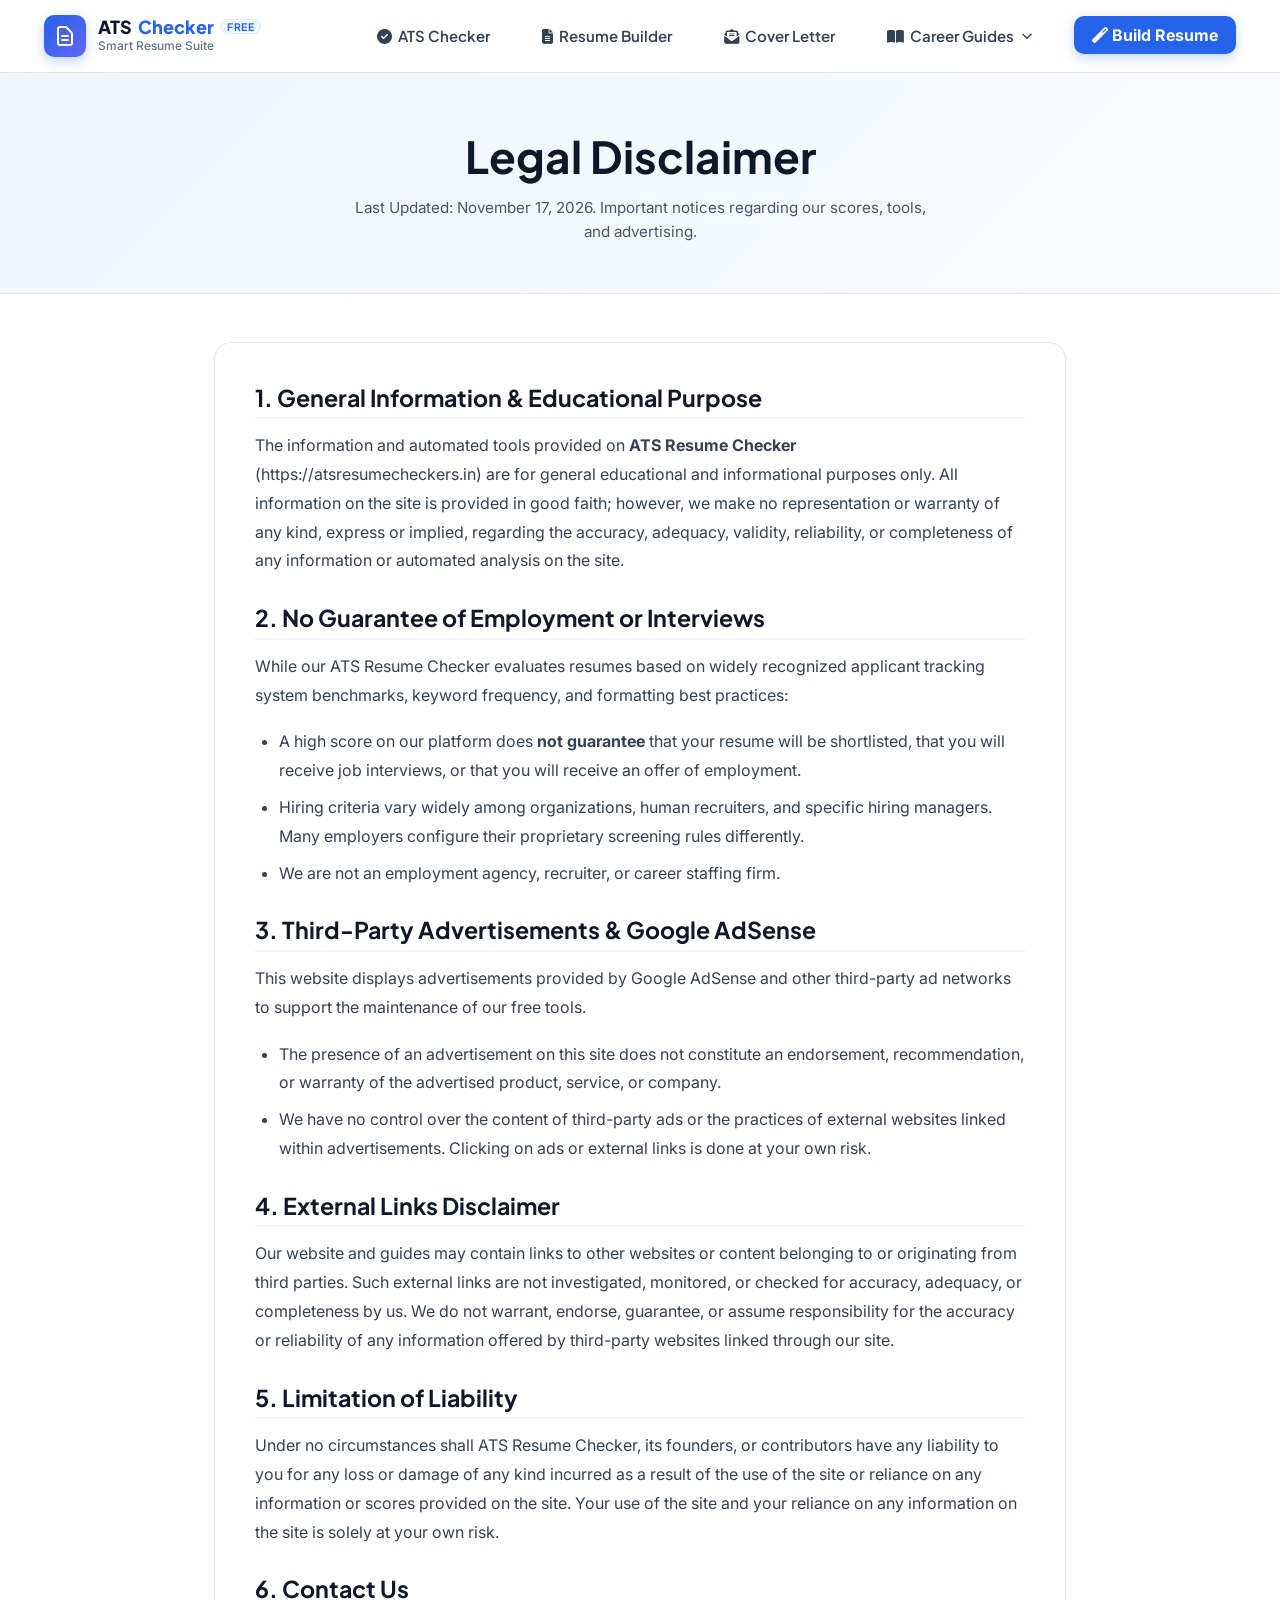
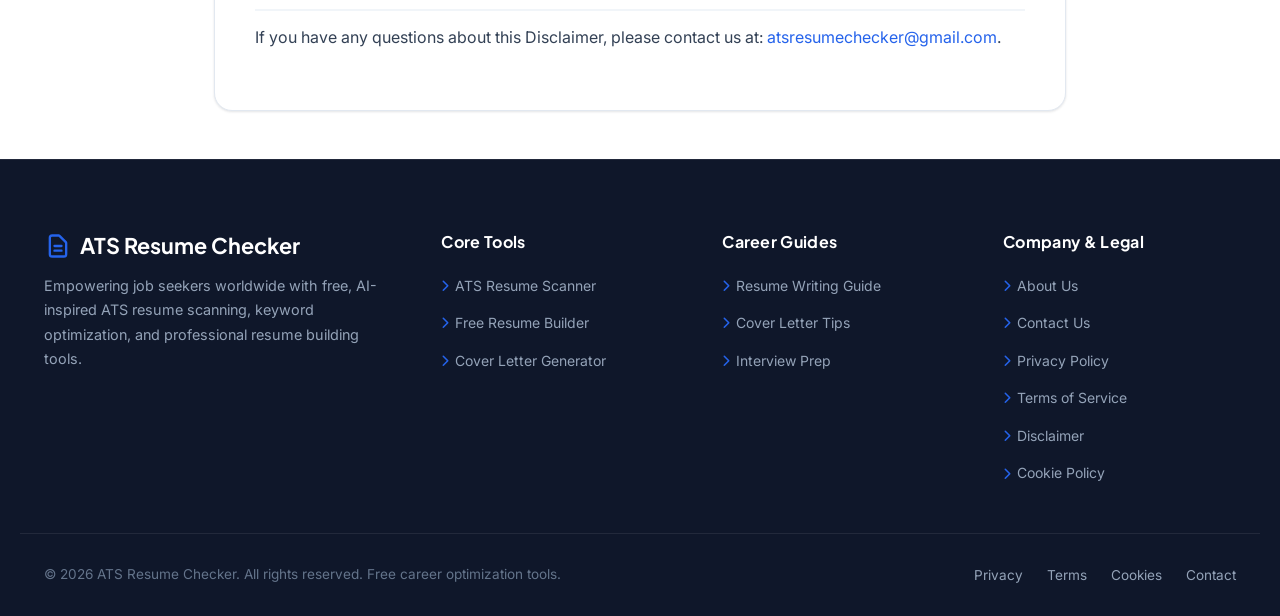
<file: disclaimer.html>
<!DOCTYPE html>
<html lang="en">

<head>
  <meta charset="UTF-8" />
  <meta name="viewport" content="width=device-width, initial-scale=1.0" />
  <title>Disclaimer – ATS Resume Checker</title>
  <meta name="description"
    content="Read the official legal disclaimer for ATS Resume Checker regarding scoring heuristics, employment guarantees, and advertising." />
  <link rel="canonical" href="https://atsresumecheckers.in/disclaimer.html" />

  <!-- Verification & AdSense -->
  <meta name="google-site-verification" content="XUopJJaV02Jm8nkz70vSj-H1XlRj3qzgDEBseFIgUOw" />
  <meta name="google-adsense-account" content="ca-pub-4618587510768918" />

  <!-- Fonts & Styles -->
  <link rel="stylesheet" href="https://cdnjs.cloudflare.com/ajax/libs/font-awesome/6.7.2/css/all.min.css" />
  <link rel="stylesheet" href="style.css" />
  <link rel="icon" type="image/svg+xml" href="resume-portfolio-svgrepo-com.svg" />
</head>

<body>
  <!-- Header -->
  <header class="site-header">
    <div class="nav-container">
      <a href="index.html" class="brand-logo" aria-label="ATS Resume Checker Home">
        <div class="brand-icon-wrap">
          <svg fill="none" viewBox="0 0 24 24" stroke="currentColor" stroke-width="2">
            <path stroke-linecap="round" stroke-linejoin="round"
              d="M9 12h6m-6 4h6m2 5H7a2 2 0 01-2-2V5a2 2 0 012-2h5.586a1 1 0 01.707.293l5.414 5.414a1 1 0 01.293.707V19a2 2 0 01-2 2z" />
          </svg>
        </div>
        <div class="brand-text">
          <span class="brand-title">ATS <span>Checker</span> <span class="brand-badge">Free</span></span>
          <span class="brand-subtitle">Smart Resume Suite</span>
        </div>
      </a>

      <nav>
        <ul class="nav-menu">
          <li class="nav-item"><a href="index.html" class="nav-link"><i class="fas fa-check-circle"></i> ATS Checker</a></li>
          <li class="nav-item"><a href="resume-builder.html" class="nav-link"><i class="fas fa-file-alt"></i> Resume Builder</a></li>
          <li class="nav-item"><a href="cover-letter.html" class="nav-link"><i class="fas fa-envelope-open-text"></i> Cover Letter</a></li>
          <li class="nav-item">
            <a href="javascript:void(0)" class="nav-link dropdown-trigger">
              <i class="fas fa-book-open"></i> Career Guides
              <svg fill="none" viewBox="0 0 24 24" stroke="currentColor" stroke-width="2.5"><path stroke-linecap="round" stroke-linejoin="round" d="M19 9l-7 7-7-7"/></svg>
            </a>
            <ul class="nav-dropdown">
              <li><a href="/resources/resume-guide.html"><i class="fas fa-file-contract"></i> Resume Writing Guide</a></li>
              <li><a href="/resources/cover-letter-guides.html"><i class="fas fa-envelope"></i> Cover Letter Guide</a></li>
              <li><a href="/resources/interview-prepration.html"><i class="fas fa-user-tie"></i> Interview Preparation</a></li>
              <li><a href="/resources/career-tips.html"><i class="fas fa-lightbulb"></i> Career Growth Tips</a></li>
            </ul>
          </li>
          <li class="nav-item">
            <a href="resume-builder.html" class="nav-cta-btn"><i class="fas fa-magic"></i> Build Resume</a>
          </li>
        </ul>
      </nav>

      <button class="mobile-toggle-btn" aria-label="Toggle navigation menu">&#9776;</button>
    </div>
  </header>
  <div class="mobile-overlay"></div>

  <!-- Page Header -->
  <div class="legal-header">
    <h1>Legal Disclaimer</h1>
    <p>Last Updated: November 17, 2026. Important notices regarding our scores, tools, and advertising.</p>
  </div>

  <!-- Main Legal Content Container -->
  <main class="legal-body-container">
    <article class="legal-card">
      <h2>1. General Information &amp; Educational Purpose</h2>
      <p>
        The information and automated tools provided on <strong>ATS Resume Checker</strong> (https://atsresumecheckers.in) are for general educational and informational purposes only. All information on the site is provided in good faith; however, we make no representation or warranty of any kind, express or implied, regarding the accuracy, adequacy, validity, reliability, or completeness of any information or automated analysis on the site.
      </p>

      <h2>2. No Guarantee of Employment or Interviews</h2>
      <p>
        While our ATS Resume Checker evaluates resumes based on widely recognized applicant tracking system benchmarks, keyword frequency, and formatting best practices:
      </p>
      <ul>
        <li>A high score on our platform does <strong>not guarantee</strong> that your resume will be shortlisted, that you will receive job interviews, or that you will receive an offer of employment.</li>
        <li>Hiring criteria vary widely among organizations, human recruiters, and specific hiring managers. Many employers configure their proprietary screening rules differently.</li>
        <li>We are not an employment agency, recruiter, or career staffing firm.</li>
      </ul>

      <h2>3. Third-Party Advertisements &amp; Google AdSense</h2>
      <p>
        This website displays advertisements provided by Google AdSense and other third-party ad networks to support the maintenance of our free tools.
      </p>
      <ul>
        <li>The presence of an advertisement on this site does not constitute an endorsement, recommendation, or warranty of the advertised product, service, or company.</li>
        <li>We have no control over the content of third-party ads or the practices of external websites linked within advertisements. Clicking on ads or external links is done at your own risk.</li>
      </ul>

      <h2>4. External Links Disclaimer</h2>
      <p>
        Our website and guides may contain links to other websites or content belonging to or originating from third parties. Such external links are not investigated, monitored, or checked for accuracy, adequacy, or completeness by us. We do not warrant, endorse, guarantee, or assume responsibility for the accuracy or reliability of any information offered by third-party websites linked through our site.
      </p>

      <h2>5. Limitation of Liability</h2>
      <p>
        Under no circumstances shall ATS Resume Checker, its founders, or contributors have any liability to you for any loss or damage of any kind incurred as a result of the use of the site or reliance on any information or scores provided on the site. Your use of the site and your reliance on any information on the site is solely at your own risk.
      </p>

      <h2>6. Contact Us</h2>
      <p>
        If you have any questions about this Disclaimer, please contact us at: <a href="mailto:atsresumechecker@gmail.com">atsresumechecker@gmail.com</a>.
      </p>
    </article>
  </main>

  <!-- Global Footer -->
  <footer class="site-footer">
    <div class="footer-top-container">
      <div class="footer-brand">
        <h2>
          <svg fill="none" viewBox="0 0 24 24" stroke="currentColor" stroke-width="2" style="width:28px;height:28px;color:#2563eb">
            <path stroke-linecap="round" stroke-linejoin="round" d="M9 12h6m-6 4h6m2 5H7a2 2 0 01-2-2V5a2 2 0 012-2h5.586a1 1 0 01.707.293l5.414 5.414a1 1 0 01.293.707V19a2 2 0 01-2 2z"/>
          </svg>
          ATS Resume Checker
        </h2>
        <p>Empowering job seekers worldwide with free, AI-inspired ATS resume scanning, keyword optimization, and professional resume building tools.</p>
      </div>

      <div class="footer-col">
        <h3>Core Tools</h3>
        <ul class="footer-links-list">
          <li><a href="index.html"><i class="fas fa-chevron-right"></i> ATS Resume Scanner</a></li>
          <li><a href="resume-builder.html"><i class="fas fa-chevron-right"></i> Free Resume Builder</a></li>
          <li><a href="cover-letter.html"><i class="fas fa-chevron-right"></i> Cover Letter Generator</a></li>
        </ul>
      </div>

      <div class="footer-col">
        <h3>Career Guides</h3>
        <ul class="footer-links-list">
          <li><a href="/resources/resume-guide.html"><i class="fas fa-chevron-right"></i> Resume Writing Guide</a></li>
          <li><a href="/resources/cover-letter-guides.html"><i class="fas fa-chevron-right"></i> Cover Letter Tips</a></li>
          <li><a href="/resources/interview-prepration.html"><i class="fas fa-chevron-right"></i> Interview Prep</a></li>
        </ul>
      </div>

      <div class="footer-col">
        <h3>Company &amp; Legal</h3>
        <ul class="footer-links-list">
          <li><a href="about-us.html"><i class="fas fa-chevron-right"></i> About Us</a></li>
          <li><a href="contact-us.html"><i class="fas fa-chevron-right"></i> Contact Us</a></li>
          <li><a href="privacy-policy.html"><i class="fas fa-chevron-right"></i> Privacy Policy</a></li>
          <li><a href="terms-of-service.html"><i class="fas fa-chevron-right"></i> Terms of Service</a></li>
          <li><a href="disclaimer.html"><i class="fas fa-chevron-right"></i> Disclaimer</a></li>
          <li><a href="cookie-policy.html"><i class="fas fa-chevron-right"></i> Cookie Policy</a></li>
        </ul>
      </div>
    </div>

    <div class="footer-bottom-container">
      <div class="footer-copyright">
        &copy; 2026 ATS Resume Checker. All rights reserved. Free career optimization tools.
      </div>
      <ul class="footer-legal-inline">
        <li><a href="privacy-policy.html">Privacy</a></li>
        <li><a href="terms-of-service.html">Terms</a></li>
        <li><a href="cookie-policy.html">Cookies</a></li>
        <li><a href="contact-us.html">Contact</a></li>
      </ul>
    </div>
  </footer>

  <script src="app.js"></script>
</body>

</html>
</file>
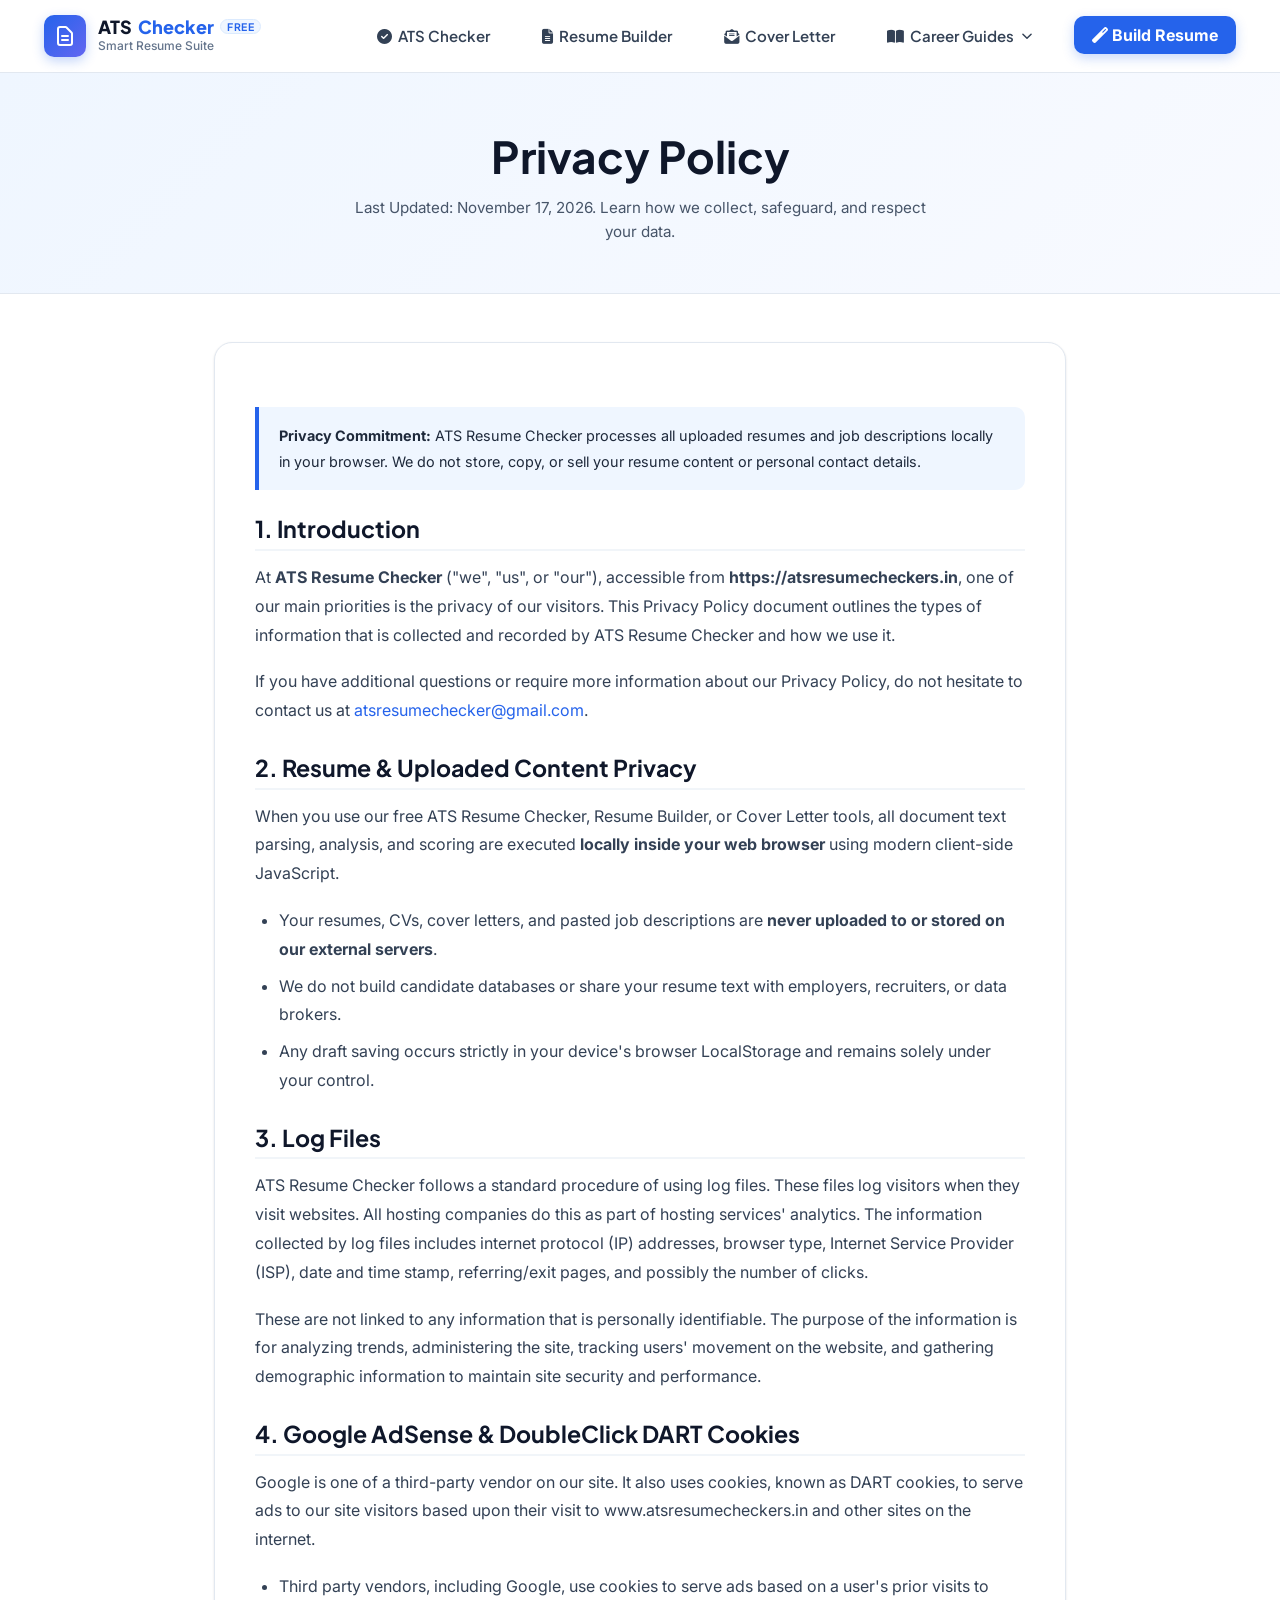
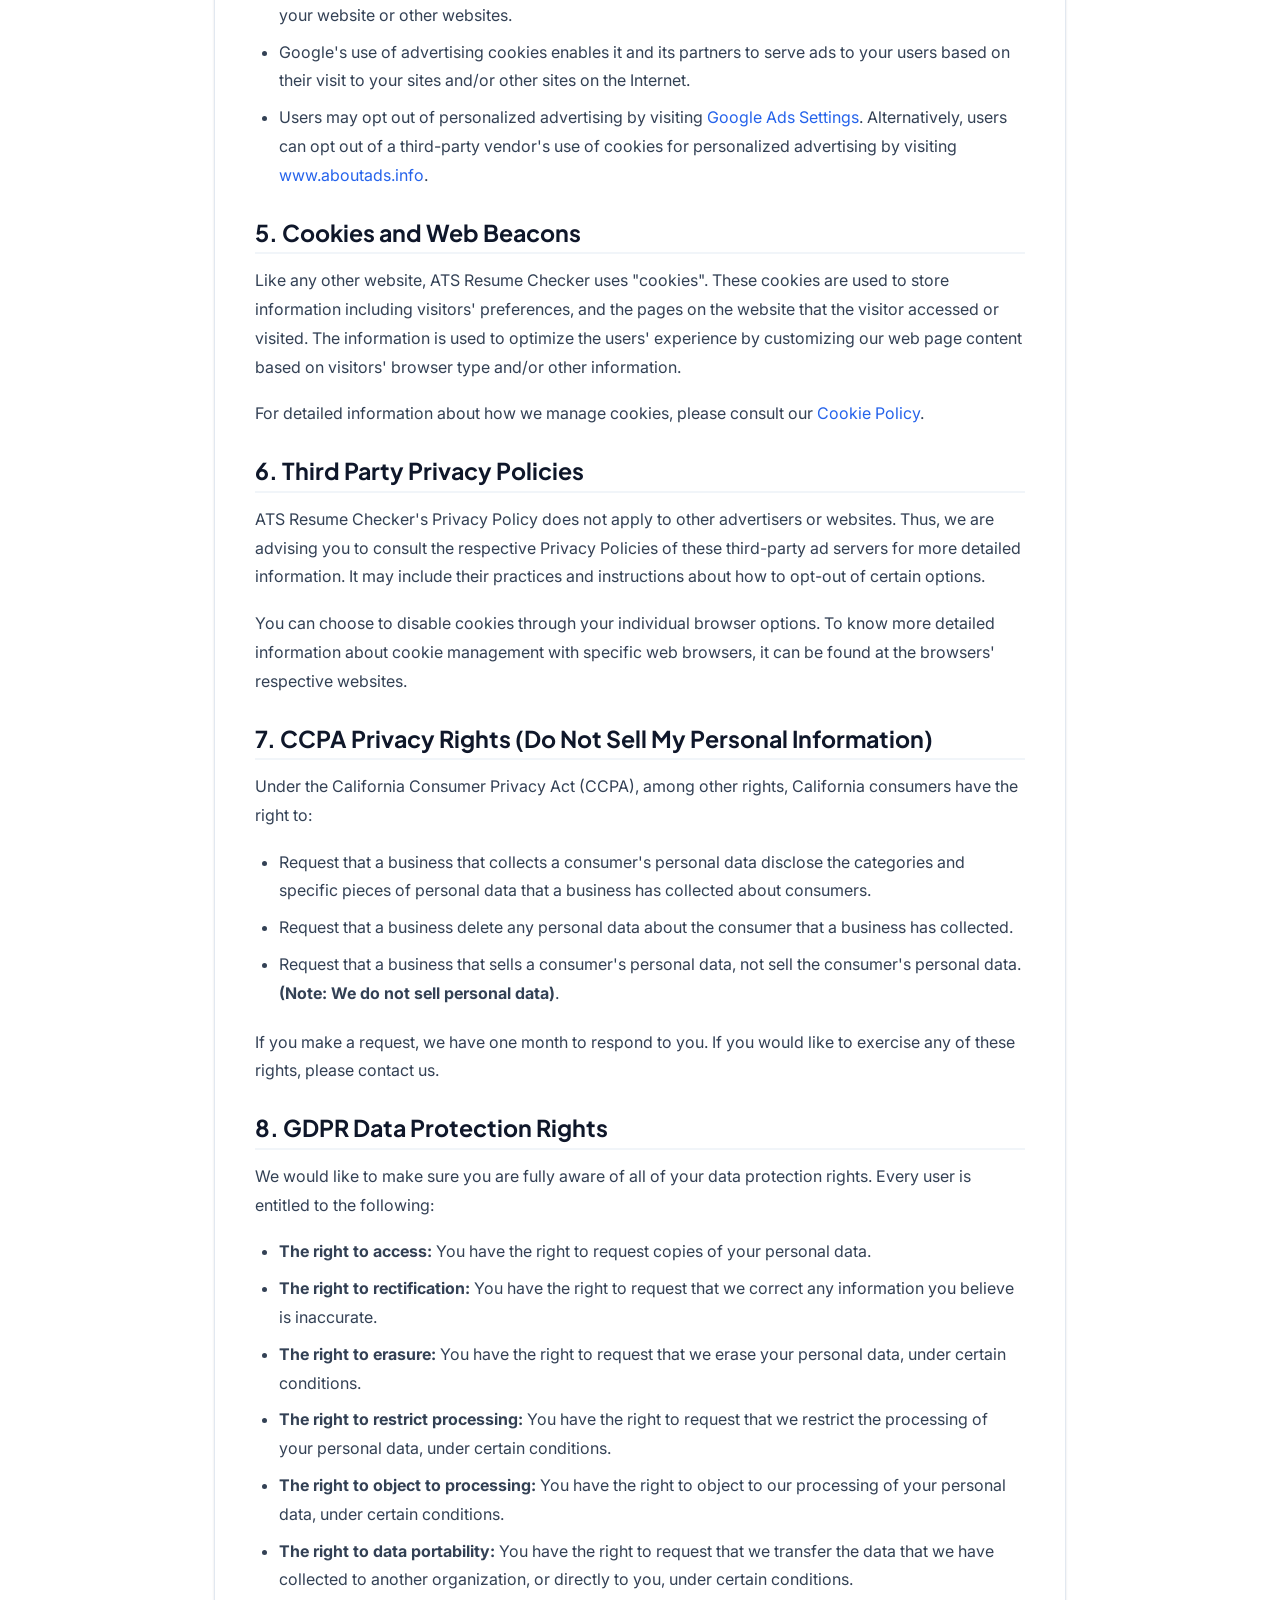
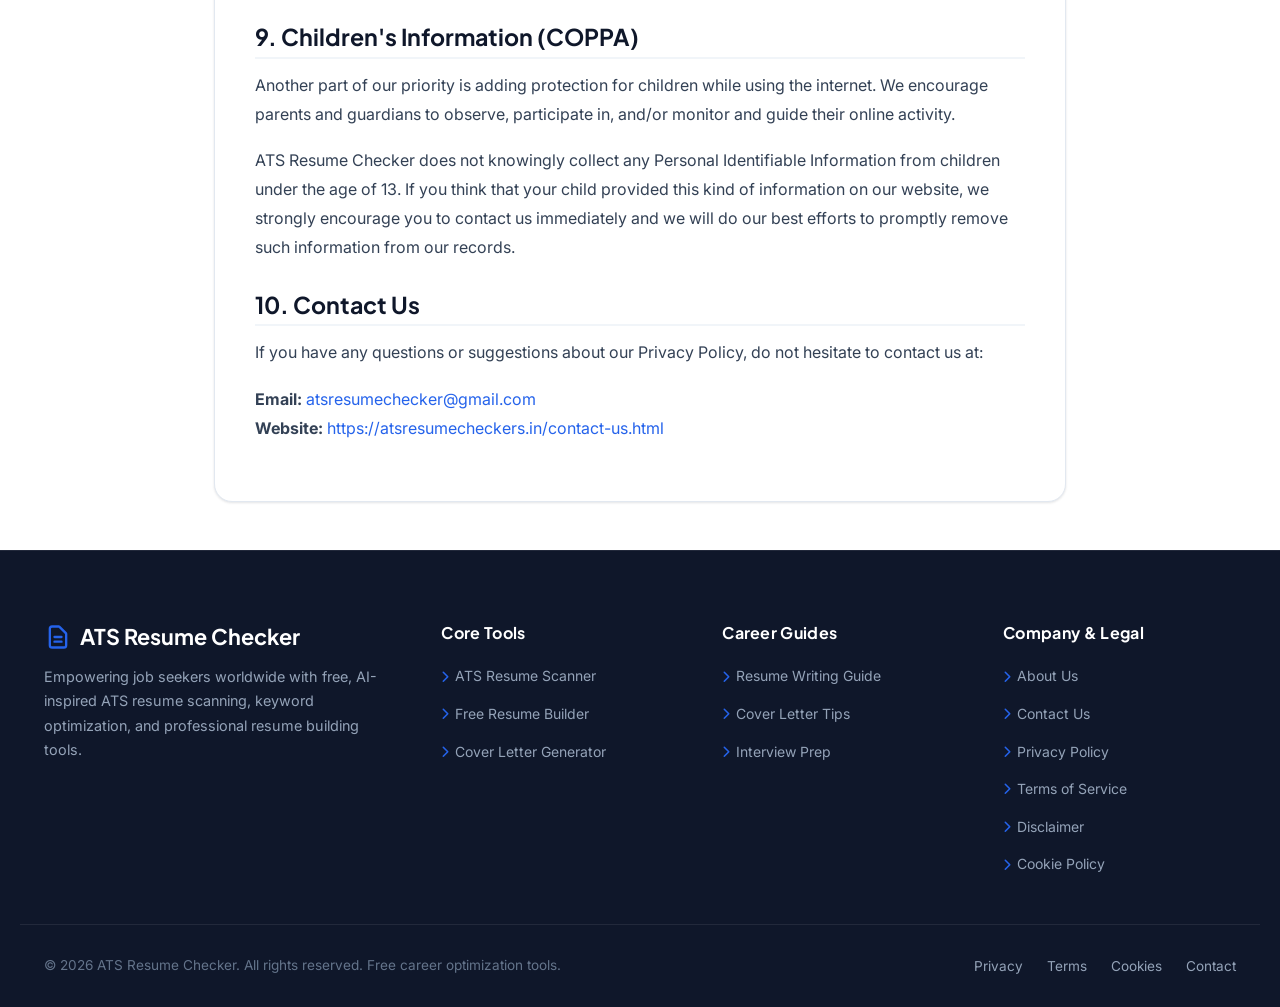
<file: privacy-policy.html>
<!DOCTYPE html>
<html lang="en">

<head>
  <meta charset="UTF-8" />
  <meta name="viewport" content="width=device-width, initial-scale=1.0" />
  <title>Privacy Policy – ATS Resume Checker</title>
  <meta name="description"
    content="Our Privacy Policy outlines how ATS Resume Checker collects, uses, and protects your information, including Google AdSense cookies and GDPR/CCPA compliance." />
  <link rel="canonical" href="https://atsresumecheckers.in/privacy-policy.html" />

  <!-- Verification & AdSense -->
  <meta name="google-site-verification" content="XUopJJaV02Jm8nkz70vSj-H1XlRj3qzgDEBseFIgUOw" />
  <meta name="google-adsense-account" content="ca-pub-4618587510768918" />

  <!-- Fonts & Styles -->
  <link rel="stylesheet" href="https://cdnjs.cloudflare.com/ajax/libs/font-awesome/6.7.2/css/all.min.css" />
  <link rel="stylesheet" href="style.css" />
  <link rel="icon" type="image/svg+xml" href="resume-portfolio-svgrepo-com.svg" />
</head>

<body>
  <!-- Header -->
  <header class="site-header">
    <div class="nav-container">
      <a href="index.html" class="brand-logo" aria-label="ATS Resume Checker Home">
        <div class="brand-icon-wrap">
          <svg fill="none" viewBox="0 0 24 24" stroke="currentColor" stroke-width="2">
            <path stroke-linecap="round" stroke-linejoin="round"
              d="M9 12h6m-6 4h6m2 5H7a2 2 0 01-2-2V5a2 2 0 012-2h5.586a1 1 0 01.707.293l5.414 5.414a1 1 0 01.293.707V19a2 2 0 01-2 2z" />
          </svg>
        </div>
        <div class="brand-text">
          <span class="brand-title">ATS <span>Checker</span> <span class="brand-badge">Free</span></span>
          <span class="brand-subtitle">Smart Resume Suite</span>
        </div>
      </a>

      <nav>
        <ul class="nav-menu">
          <li class="nav-item"><a href="index.html" class="nav-link"><i class="fas fa-check-circle"></i> ATS Checker</a></li>
          <li class="nav-item"><a href="resume-builder.html" class="nav-link"><i class="fas fa-file-alt"></i> Resume Builder</a></li>
          <li class="nav-item"><a href="cover-letter.html" class="nav-link"><i class="fas fa-envelope-open-text"></i> Cover Letter</a></li>
          <li class="nav-item">
            <a href="javascript:void(0)" class="nav-link dropdown-trigger">
              <i class="fas fa-book-open"></i> Career Guides
              <svg fill="none" viewBox="0 0 24 24" stroke="currentColor" stroke-width="2.5"><path stroke-linecap="round" stroke-linejoin="round" d="M19 9l-7 7-7-7"/></svg>
            </a>
            <ul class="nav-dropdown">
              <li><a href="/resources/resume-guide.html"><i class="fas fa-file-contract"></i> Resume Writing Guide</a></li>
              <li><a href="/resources/cover-letter-guides.html"><i class="fas fa-envelope"></i> Cover Letter Guide</a></li>
              <li><a href="/resources/interview-prepration.html"><i class="fas fa-user-tie"></i> Interview Preparation</a></li>
              <li><a href="/resources/career-tips.html"><i class="fas fa-lightbulb"></i> Career Growth Tips</a></li>
            </ul>
          </li>
          <li class="nav-item">
            <a href="resume-builder.html" class="nav-cta-btn"><i class="fas fa-magic"></i> Build Resume</a>
          </li>
        </ul>
      </nav>

      <button class="mobile-toggle-btn" aria-label="Toggle navigation menu">&#9776;</button>
    </div>
  </header>
  <div class="mobile-overlay"></div>

  <!-- Page Header -->
  <div class="legal-header">
    <h1>Privacy Policy</h1>
    <p>Last Updated: November 17, 2026. Learn how we collect, safeguard, and respect your data.</p>
  </div>

  <!-- Main Legal Content Container -->
  <main class="legal-body-container">
    <article class="legal-card">
      <div class="alert-box">
        <strong>Privacy Commitment:</strong> ATS Resume Checker processes all uploaded resumes and job descriptions locally in your browser. We do not store, copy, or sell your resume content or personal contact details.
      </div>

      <h2>1. Introduction</h2>
      <p>
        At <strong>ATS Resume Checker</strong> ("we", "us", or "our"), accessible from <strong>https://atsresumecheckers.in</strong>, one of our main priorities is the privacy of our visitors. This Privacy Policy document outlines the types of information that is collected and recorded by ATS Resume Checker and how we use it.
      </p>
      <p>
        If you have additional questions or require more information about our Privacy Policy, do not hesitate to contact us at <a href="mailto:atsresumechecker@gmail.com">atsresumechecker@gmail.com</a>.
      </p>

      <h2>2. Resume &amp; Uploaded Content Privacy</h2>
      <p>
        When you use our free ATS Resume Checker, Resume Builder, or Cover Letter tools, all document text parsing, analysis, and scoring are executed <strong>locally inside your web browser</strong> using modern client-side JavaScript.
      </p>
      <ul>
        <li>Your resumes, CVs, cover letters, and pasted job descriptions are <strong>never uploaded to or stored on our external servers</strong>.</li>
        <li>We do not build candidate databases or share your resume text with employers, recruiters, or data brokers.</li>
        <li>Any draft saving occurs strictly in your device's browser LocalStorage and remains solely under your control.</li>
      </ul>

      <h2>3. Log Files</h2>
      <p>
        ATS Resume Checker follows a standard procedure of using log files. These files log visitors when they visit websites. All hosting companies do this as part of hosting services' analytics. The information collected by log files includes internet protocol (IP) addresses, browser type, Internet Service Provider (ISP), date and time stamp, referring/exit pages, and possibly the number of clicks.
      </p>
      <p>
        These are not linked to any information that is personally identifiable. The purpose of the information is for analyzing trends, administering the site, tracking users' movement on the website, and gathering demographic information to maintain site security and performance.
      </p>

      <h2>4. Google AdSense &amp; DoubleClick DART Cookies</h2>
      <p>
        Google is one of a third-party vendor on our site. It also uses cookies, known as DART cookies, to serve ads to our site visitors based upon their visit to www.atsresumecheckers.in and other sites on the internet.
      </p>
      <ul>
        <li>Third party vendors, including Google, use cookies to serve ads based on a user's prior visits to your website or other websites.</li>
        <li>Google's use of advertising cookies enables it and its partners to serve ads to your users based on their visit to your sites and/or other sites on the Internet.</li>
        <li>Users may opt out of personalized advertising by visiting <a href="https://www.google.com/settings/ads" target="_blank" rel="noopener noreferrer">Google Ads Settings</a>. Alternatively, users can opt out of a third-party vendor's use of cookies for personalized advertising by visiting <a href="https://www.aboutads.info/choices/" target="_blank" rel="noopener noreferrer">www.aboutads.info</a>.</li>
      </ul>

      <h2>5. Cookies and Web Beacons</h2>
      <p>
        Like any other website, ATS Resume Checker uses "cookies". These cookies are used to store information including visitors' preferences, and the pages on the website that the visitor accessed or visited. The information is used to optimize the users' experience by customizing our web page content based on visitors' browser type and/or other information.
      </p>
      <p>
        For detailed information about how we manage cookies, please consult our <a href="cookie-policy.html">Cookie Policy</a>.
      </p>

      <h2>6. Third Party Privacy Policies</h2>
      <p>
        ATS Resume Checker's Privacy Policy does not apply to other advertisers or websites. Thus, we are advising you to consult the respective Privacy Policies of these third-party ad servers for more detailed information. It may include their practices and instructions about how to opt-out of certain options.
      </p>
      <p>
        You can choose to disable cookies through your individual browser options. To know more detailed information about cookie management with specific web browsers, it can be found at the browsers' respective websites.
      </p>

      <h2>7. CCPA Privacy Rights (Do Not Sell My Personal Information)</h2>
      <p>
        Under the California Consumer Privacy Act (CCPA), among other rights, California consumers have the right to:
      </p>
      <ul>
        <li>Request that a business that collects a consumer's personal data disclose the categories and specific pieces of personal data that a business has collected about consumers.</li>
        <li>Request that a business delete any personal data about the consumer that a business has collected.</li>
        <li>Request that a business that sells a consumer's personal data, not sell the consumer's personal data. <strong>(Note: We do not sell personal data)</strong>.</li>
      </ul>
      <p>
        If you make a request, we have one month to respond to you. If you would like to exercise any of these rights, please contact us.
      </p>

      <h2>8. GDPR Data Protection Rights</h2>
      <p>
        We would like to make sure you are fully aware of all of your data protection rights. Every user is entitled to the following:
      </p>
      <ul>
        <li><strong>The right to access:</strong> You have the right to request copies of your personal data.</li>
        <li><strong>The right to rectification:</strong> You have the right to request that we correct any information you believe is inaccurate.</li>
        <li><strong>The right to erasure:</strong> You have the right to request that we erase your personal data, under certain conditions.</li>
        <li><strong>The right to restrict processing:</strong> You have the right to request that we restrict the processing of your personal data, under certain conditions.</li>
        <li><strong>The right to object to processing:</strong> You have the right to object to our processing of your personal data, under certain conditions.</li>
        <li><strong>The right to data portability:</strong> You have the right to request that we transfer the data that we have collected to another organization, or directly to you, under certain conditions.</li>
      </ul>

      <h2>9. Children's Information (COPPA)</h2>
      <p>
        Another part of our priority is adding protection for children while using the internet. We encourage parents and guardians to observe, participate in, and/or monitor and guide their online activity.
      </p>
      <p>
        ATS Resume Checker does not knowingly collect any Personal Identifiable Information from children under the age of 13. If you think that your child provided this kind of information on our website, we strongly encourage you to contact us immediately and we will do our best efforts to promptly remove such information from our records.
      </p>

      <h2>10. Contact Us</h2>
      <p>
        If you have any questions or suggestions about our Privacy Policy, do not hesitate to contact us at:
      </p>
      <p>
        <strong>Email:</strong> <a href="mailto:atsresumechecker@gmail.com">atsresumechecker@gmail.com</a><br />
        <strong>Website:</strong> <a href="https://atsresumecheckers.in/contact-us.html">https://atsresumecheckers.in/contact-us.html</a>
      </p>
    </article>
  </main>

  <!-- Global Footer -->
  <footer class="site-footer">
    <div class="footer-top-container">
      <div class="footer-brand">
        <h2>
          <svg fill="none" viewBox="0 0 24 24" stroke="currentColor" stroke-width="2" style="width:28px;height:28px;color:#2563eb">
            <path stroke-linecap="round" stroke-linejoin="round" d="M9 12h6m-6 4h6m2 5H7a2 2 0 01-2-2V5a2 2 0 012-2h5.586a1 1 0 01.707.293l5.414 5.414a1 1 0 01.293.707V19a2 2 0 01-2 2z"/>
          </svg>
          ATS Resume Checker
        </h2>
        <p>Empowering job seekers worldwide with free, AI-inspired ATS resume scanning, keyword optimization, and professional resume building tools.</p>
      </div>

      <div class="footer-col">
        <h3>Core Tools</h3>
        <ul class="footer-links-list">
          <li><a href="index.html"><i class="fas fa-chevron-right"></i> ATS Resume Scanner</a></li>
          <li><a href="resume-builder.html"><i class="fas fa-chevron-right"></i> Free Resume Builder</a></li>
          <li><a href="cover-letter.html"><i class="fas fa-chevron-right"></i> Cover Letter Generator</a></li>
        </ul>
      </div>

      <div class="footer-col">
        <h3>Career Guides</h3>
        <ul class="footer-links-list">
          <li><a href="/resources/resume-guide.html"><i class="fas fa-chevron-right"></i> Resume Writing Guide</a></li>
          <li><a href="/resources/cover-letter-guides.html"><i class="fas fa-chevron-right"></i> Cover Letter Tips</a></li>
          <li><a href="/resources/interview-prepration.html"><i class="fas fa-chevron-right"></i> Interview Prep</a></li>
        </ul>
      </div>

      <div class="footer-col">
        <h3>Company &amp; Legal</h3>
        <ul class="footer-links-list">
          <li><a href="about-us.html"><i class="fas fa-chevron-right"></i> About Us</a></li>
          <li><a href="contact-us.html"><i class="fas fa-chevron-right"></i> Contact Us</a></li>
          <li><a href="privacy-policy.html"><i class="fas fa-chevron-right"></i> Privacy Policy</a></li>
          <li><a href="terms-of-service.html"><i class="fas fa-chevron-right"></i> Terms of Service</a></li>
          <li><a href="disclaimer.html"><i class="fas fa-chevron-right"></i> Disclaimer</a></li>
          <li><a href="cookie-policy.html"><i class="fas fa-chevron-right"></i> Cookie Policy</a></li>
        </ul>
      </div>
    </div>

    <div class="footer-bottom-container">
      <div class="footer-copyright">
        &copy; 2026 ATS Resume Checker. All rights reserved. Free career optimization tools.
      </div>
      <ul class="footer-legal-inline">
        <li><a href="privacy-policy.html">Privacy</a></li>
        <li><a href="terms-of-service.html">Terms</a></li>
        <li><a href="cookie-policy.html">Cookies</a></li>
        <li><a href="contact-us.html">Contact</a></li>
      </ul>
    </div>
  </footer>

  <script src="app.js"></script>
</body>

</html>
</file>
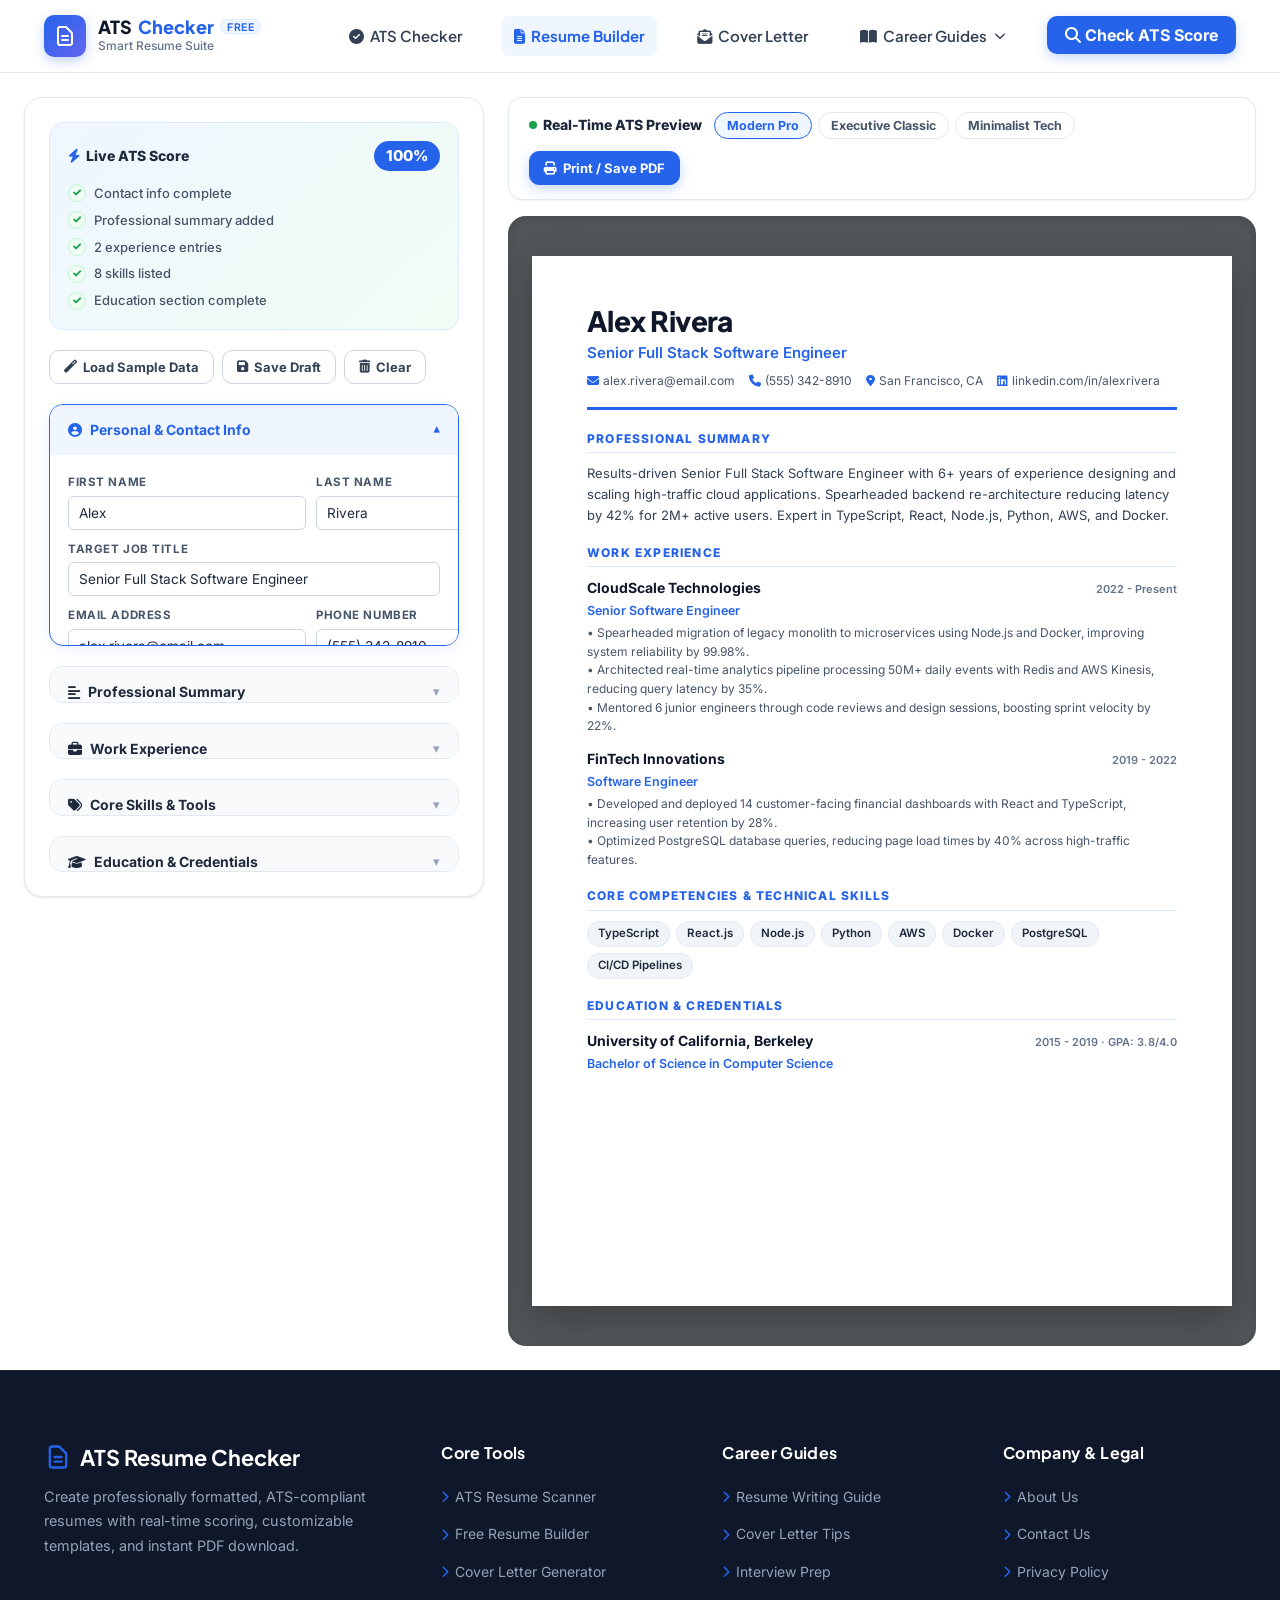
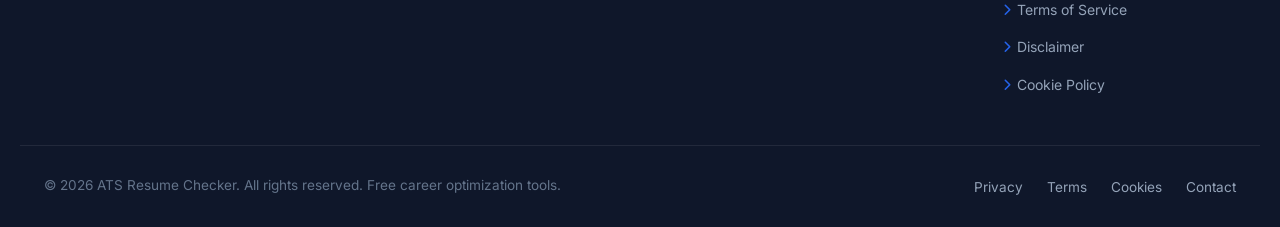
<file: resume-builder.html>
<!DOCTYPE html>
<html lang="en">

<head>
  <meta charset="UTF-8" />
  <meta name="viewport" content="width=device-width, initial-scale=1.0" />
  <title>Free ATS Resume Builder 2026 – Create Job-Winning Resumes Online</title>
  <meta name="description"
    content="Build a free, ATS-friendly resume in minutes. Choose from modern templates, customize live with real-time ATS scoring, and download as PDF instantly." />
  <meta name="keywords" content="free resume builder, ATS resume maker, ATS friendly resume templates, online CV builder, resume download PDF" />
  <link rel="canonical" href="https://atsresumecheckers.in/resume-builder.html" />

  <!-- Open Graph -->
  <meta property="og:type" content="website" />
  <meta property="og:url" content="https://atsresumecheckers.in/resume-builder.html" />
  <meta property="og:title" content="Free ATS Resume Builder – Build &amp; Download PDF Online" />
  <meta property="og:description" content="Create professionally formatted, ATS-compliant resumes with real-time scoring, customizable templates, and instant PDF download." />
  <meta property="og:image" content="https://atsresumecheckers.in/resume-portfolio-svgrepo-com.svg" />

  <!-- Twitter Card -->
  <meta name="twitter:card" content="summary_large_image" />
  <meta name="twitter:title" content="Free ATS Resume Builder – Job-Winning Templates" />
  <meta name="twitter:description" content="Build an ATS-optimized resume in minutes. Live preview and instant PDF export." />

  <!-- Verification & AdSense -->
  <meta name="google-site-verification" content="XUopJJaV02Jm8nkz70vSj-H1XlRj3qzgDEBseFIgUOw" />
  <meta name="google-adsense-account" content="ca-pub-4618587510768918" />

  <!-- Fonts & Styles -->
  <link rel="stylesheet" href="https://cdnjs.cloudflare.com/ajax/libs/font-awesome/6.7.2/css/all.min.css" />
  <link rel="stylesheet" href="style.css" />
  <link rel="icon" type="image/svg+xml" href="resume-portfolio-svgrepo-com.svg" />

  <style>
    /* Builder Specific Styles */
    .builder-layout {
      max-width: 1440px;
      margin: 0 auto;
      display: grid;
      grid-template-columns: 460px 1fr;
      gap: 1.5rem;
      padding: 1.5rem;
      min-height: calc(100vh - 72px);
    }

    /* Left Control Panel */
    .builder-panel-left {
      background: var(--white);
      border: 1px solid var(--gray-200);
      border-radius: var(--radius-xl);
      padding: 1.5rem;
      box-shadow: var(--shadow-sm);
      overflow-y: auto;
      max-height: calc(100vh - 100px);
      display: flex;
      flex-direction: column;
      gap: 1.25rem;
    }

    /* Live Score Widget */
    .builder-score-card {
      background: linear-gradient(135deg, #eff6ff 0%, #f0fdf4 100%);
      border: 1.5px solid var(--primary-mid);
      border-radius: var(--radius-lg);
      padding: 1.125rem;
    }

    .builder-score-header {
      display: flex;
      align-items: center;
      justify-content: space-between;
      margin-bottom: 0.75rem;
    }

    .builder-score-title {
      font-size: 0.875rem;
      font-weight: 800;
      color: var(--gray-800);
      display: flex;
      align-items: center;
      gap: 6px;
    }

    .builder-score-badge {
      font-size: 0.9375rem;
      font-weight: 800;
      background: var(--primary);
      color: var(--white);
      padding: 3px 12px;
      border-radius: var(--radius-full);
    }

    .builder-checklist {
      display: flex;
      flex-direction: column;
      gap: 6px;
    }

    .builder-check-item {
      display: flex;
      align-items: center;
      gap: 8px;
      font-size: 0.8125rem;
      color: var(--gray-600);
      font-weight: 500;
    }

    .builder-check-item .badge-dot {
      width: 18px;
      height: 18px;
      border-radius: 50%;
      display: flex;
      align-items: center;
      justify-content: center;
      font-size: 0.7rem;
      font-weight: 800;
      flex-shrink: 0;
    }

    .badge-dot.ok { background: var(--success-light); color: var(--success); border: 1px solid var(--success-border); }
    .badge-dot.warn { background: var(--warning-light); color: var(--warning); border: 1px solid var(--warning-border); }
    .badge-dot.fail { background: var(--danger-light); color: var(--danger); border: 1px solid var(--danger-border); }

    /* Builder Form Sections */
    .form-card {
      border: 1px solid var(--gray-200);
      border-radius: var(--radius-lg);
      overflow: hidden;
      background: var(--white);
      transition: all var(--transition-fast);
    }

    .form-card:hover {
      border-color: var(--gray-300);
    }

    .form-card.open {
      border-color: var(--primary);
      box-shadow: 0 4px 14px rgba(37, 99, 235, 0.08);
    }

    .form-card-header {
      padding: 0.875rem 1.125rem;
      background: var(--gray-50);
      display: flex;
      align-items: center;
      justify-content: space-between;
      cursor: pointer;
      user-select: none;
      transition: background var(--transition-fast);
    }

    .form-card.open .form-card-header {
      background: var(--primary-light);
    }

    .form-card-title {
      font-size: 0.875rem;
      font-weight: 700;
      color: var(--gray-800);
      display: flex;
      align-items: center;
      gap: 8px;
    }

    .form-card.open .form-card-title {
      color: var(--primary);
    }

    .form-card-toggle {
      font-size: 0.8rem;
      color: var(--gray-400);
      transition: transform var(--transition-normal);
    }

    .form-card.open .form-card-toggle {
      transform: rotate(180deg);
      color: var(--primary);
    }

    .form-card-body {
      display: none;
      padding: 1.125rem;
      animation: fadeIn 0.25s ease;
    }

    .form-card.open .form-card-body {
      display: block;
    }

    .builder-row {
      display: grid;
      grid-template-columns: 1fr 1fr;
      gap: 10px;
      margin-bottom: 10px;
    }

    .builder-row.full {
      grid-template-columns: 1fr;
    }

    .builder-field {
      display: flex;
      flex-direction: column;
      gap: 4px;
    }

    .builder-field label {
      font-size: 0.72rem;
      font-weight: 700;
      text-transform: uppercase;
      letter-spacing: 0.05em;
      color: var(--gray-600);
    }

    .builder-field input,
    .builder-field textarea,
    .builder-field select {
      border: 1.5px solid var(--gray-300);
      border-radius: var(--radius-sm);
      padding: 8px 10px;
      font-size: 0.85rem;
      color: var(--gray-800);
      background: var(--white);
      transition: all var(--transition-fast);
    }

    .builder-field textarea {
      resize: vertical;
      min-height: 75px;
      line-height: 1.5;
    }

    .builder-field input:focus,
    .builder-field textarea:focus {
      outline: none;
      border-color: var(--primary);
      box-shadow: 0 0 0 3px rgba(37, 99, 235, 0.1);
    }

    /* Skills Tag Input */
    .skills-tag-cloud {
      display: flex;
      flex-wrap: wrap;
      gap: 6px;
      margin-bottom: 10px;
    }

    .skill-bubble {
      background: var(--primary-light);
      border: 1px solid var(--primary-mid);
      color: var(--primary);
      padding: 3px 10px;
      border-radius: var(--radius-full);
      font-size: 0.78rem;
      font-weight: 600;
      display: inline-flex;
      align-items: center;
      gap: 6px;
    }

    .skill-bubble button {
      background: none;
      border: none;
      color: var(--primary);
      font-size: 1rem;
      line-height: 1;
      cursor: pointer;
      padding: 0;
    }

    .skill-input-group {
      display: flex;
      gap: 6px;
    }

    .skill-input-group input {
      flex: 1;
      border: 1.5px solid var(--gray-300);
      border-radius: var(--radius-sm);
      padding: 8px 10px;
      font-size: 0.85rem;
    }

    .skill-add-btn {
      background: var(--primary);
      color: var(--white);
      border: none;
      border-radius: var(--radius-sm);
      padding: 0 14px;
      font-size: 1.1rem;
      cursor: pointer;
    }

    /* Dynamic Items List (Experience, Education) */
    .dynamic-entries-list {
      display: flex;
      flex-direction: column;
      gap: 8px;
      margin-bottom: 12px;
    }

    .dynamic-entry-item {
      background: var(--gray-50);
      border: 1px solid var(--gray-200);
      border-radius: var(--radius-md);
      padding: 10px 12px;
      display: flex;
      align-items: flex-start;
      justify-content: space-between;
      gap: 8px;
    }

    .dynamic-entry-details strong {
      display: block;
      font-size: 0.85rem;
      color: var(--gray-900);
    }

    .dynamic-entry-details span {
      font-size: 0.78rem;
      color: var(--gray-500);
    }

    .dynamic-entry-del {
      background: none;
      border: none;
      color: var(--gray-400);
      cursor: pointer;
      padding: 4px;
      border-radius: var(--radius-sm);
      transition: color var(--transition-fast);
    }

    .dynamic-entry-del:hover {
      color: var(--danger);
      background: var(--danger-light);
    }

    .add-entry-trigger {
      width: 100%;
      border: 1.5px dashed var(--primary-mid);
      background: var(--primary-light);
      color: var(--primary);
      border-radius: var(--radius-md);
      padding: 8px;
      font-size: 0.8125rem;
      font-weight: 700;
      cursor: pointer;
      display: flex;
      align-items: center;
      justify-content: center;
      gap: 6px;
      transition: all var(--transition-fast);
    }

    .add-entry-trigger:hover {
      background: var(--primary-mid);
    }

    /* Right Preview Panel */
    .builder-panel-right {
      display: flex;
      flex-direction: column;
      gap: 1rem;
    }

    .preview-toolbar {
      background: var(--white);
      border: 1px solid var(--gray-200);
      border-radius: var(--radius-lg);
      padding: 0.875rem 1.25rem;
      display: flex;
      align-items: center;
      justify-content: space-between;
      box-shadow: var(--shadow-xs);
      flex-wrap: wrap;
      gap: 12px;
    }

    .preview-toolbar-left {
      display: flex;
      align-items: center;
      gap: 12px;
    }

    .preview-label-badge {
      display: flex;
      align-items: center;
      gap: 6px;
      font-size: 0.875rem;
      font-weight: 800;
      color: var(--gray-800);
    }

    .preview-label-badge .pulse-dot {
      width: 8px;
      height: 8px;
      background: var(--success);
      border-radius: 50%;
    }

    .template-selector-group {
      display: flex;
      gap: 6px;
    }

    .template-btn {
      padding: 5px 12px;
      border-radius: var(--radius-full);
      border: 1.5px solid var(--gray-200);
      background: var(--white);
      font-size: 0.78rem;
      font-weight: 700;
      color: var(--gray-600);
      cursor: pointer;
      transition: all var(--transition-fast);
    }

    .template-btn:hover {
      border-color: var(--primary-mid);
      color: var(--primary);
    }

    .template-btn.active {
      background: var(--primary-light);
      border-color: var(--primary);
      color: var(--primary);
    }

    .preview-toolbar-actions {
      display: flex;
      align-items: center;
      gap: 8px;
    }

    .btn-action-tool {
      padding: 8px 14px;
      border-radius: var(--radius-md);
      font-size: 0.8125rem;
      font-weight: 700;
      cursor: pointer;
      display: inline-flex;
      align-items: center;
      gap: 6px;
      transition: all var(--transition-fast);
      border: 1px solid var(--gray-300);
      background: var(--white);
      color: var(--gray-700);
    }

    .btn-action-tool:hover {
      background: var(--gray-50);
      border-color: var(--gray-400);
    }

    .btn-action-tool.primary {
      background: var(--primary);
      border-color: var(--primary);
      color: var(--white);
      box-shadow: 0 4px 12px rgba(37, 99, 235, 0.25);
    }

    .btn-action-tool.primary:hover {
      background: var(--primary-hover);
      transform: translateY(-1px);
    }

    /* Paper Resume Document Sheet */
    .resume-sheet-container {
      background: #525659;
      border-radius: var(--radius-xl);
      padding: 2.5rem 1.5rem;
      display: flex;
      justify-content: center;
      box-shadow: inset 0 2px 10px rgba(0, 0, 0, 0.15);
      overflow-x: auto;
    }

    .resume-paper-doc {
      width: 100%;
      max-width: 800px;
      min-height: 1050px;
      background: var(--white);
      box-shadow: 0 12px 36px rgba(0, 0, 0, 0.25);
      padding: 50px 55px;
      color: #1e293b;
      font-family: 'Inter', sans-serif;
      line-height: 1.55;
    }

    /* Resume Document Typography & Layout */
    .res-doc-header {
      border-bottom: 3px solid var(--primary);
      padding-bottom: 16px;
      margin-bottom: 20px;
      transition: border-color var(--transition-fast);
    }

    .res-doc-name {
      font-size: 28px;
      font-weight: 800;
      color: #0f172a;
      letter-spacing: -0.02em;
      line-height: 1.1;
      margin-bottom: 4px;
    }

    .res-doc-title {
      font-size: 15px;
      font-weight: 600;
      color: var(--primary);
      margin-bottom: 8px;
    }

    .res-doc-contacts {
      display: flex;
      flex-wrap: wrap;
      gap: 14px;
      font-size: 12px;
      color: #475569;
    }

    .res-doc-contacts span {
      display: inline-flex;
      align-items: center;
      gap: 4px;
    }

    .res-doc-contacts i {
      color: var(--primary);
    }

    .res-doc-section {
      margin-bottom: 18px;
    }

    .res-doc-section-title {
      font-size: 12px;
      font-weight: 800;
      text-transform: uppercase;
      letter-spacing: 0.1em;
      color: var(--primary);
      border-bottom: 1.5px solid var(--primary-mid);
      padding-bottom: 4px;
      margin-bottom: 10px;
    }

    .res-doc-summary-text {
      font-size: 13px;
      color: #334155;
      line-height: 1.6;
    }

    .res-doc-entry {
      margin-bottom: 12px;
    }

    .res-doc-entry-header {
      display: flex;
      justify-content: space-between;
      align-items: baseline;
      margin-bottom: 2px;
    }

    .res-doc-entry-company {
      font-size: 14px;
      font-weight: 700;
      color: #0f172a;
    }

    .res-doc-entry-date {
      font-size: 11px;
      font-weight: 600;
      color: #64748b;
    }

    .res-doc-entry-role {
      font-size: 12.5px;
      font-weight: 600;
      color: var(--primary);
      margin-bottom: 4px;
    }

    .res-doc-entry-desc {
      font-size: 12px;
      color: #475569;
      line-height: 1.55;
      white-space: pre-line;
    }

    .res-doc-skills-pills {
      display: flex;
      flex-wrap: wrap;
      gap: 6px;
    }

    .res-doc-skill-pill {
      background: var(--gray-100);
      border: 1px solid var(--gray-200);
      padding: 3px 10px;
      border-radius: var(--radius-full);
      font-size: 11.5px;
      font-weight: 600;
      color: #1e293b;
    }

    /* Template Variants */
    .resume-paper-doc.template-classic {
      font-family: 'Georgia', serif;
    }
    .resume-paper-doc.template-classic .res-doc-header {
      border-bottom-color: #1e293b;
      text-align: center;
    }
    .resume-paper-doc.template-classic .res-doc-contacts {
      justify-content: center;
    }
    .resume-paper-doc.template-classic .res-doc-section-title {
      color: #1e293b;
      border-bottom-color: #1e293b;
    }
    .resume-paper-doc.template-classic .res-doc-title,
    .resume-paper-doc.template-classic .res-doc-entry-role {
      color: #475569;
    }

    .resume-paper-doc.template-minimal .res-doc-header {
      border-bottom-color: #e2e8f0;
    }
    .resume-paper-doc.template-minimal .res-doc-section-title {
      color: #475569;
      border-bottom-color: #e2e8f0;
    }
    .resume-paper-doc.template-minimal .res-doc-title,
    .resume-paper-doc.template-minimal .res-doc-entry-role {
      color: #475569;
    }

    /* Media Print Overrides for A4 page output */
    @media print {
      body * {
        visibility: hidden;
      }
      .resume-paper-doc, .resume-paper-doc * {
        visibility: visible;
      }
      .resume-sheet-container {
        padding: 0 !important;
        background: transparent !important;
        position: absolute;
        left: 0;
        top: 0;
        width: 100%;
      }
      .resume-paper-doc {
        box-shadow: none !important;
        padding: 20mm !important;
        margin: 0 !important;
        width: 100% !important;
        max-width: 100% !important;
        min-height: auto !important;
      }
      @page {
        size: A4;
        margin: 0;
      }
    }

    @media (max-width: 1024px) {
      .builder-layout {
        grid-template-columns: 1fr;
      }
      .builder-panel-left {
        max-height: none;
      }
      .resume-paper-doc {
        padding: 30px 25px;
      }
    }
  </style>
</head>

<body>
  <!-- Global Navigation Header -->
  <header class="site-header">
    <div class="nav-container">
      <a href="index.html" class="brand-logo" aria-label="ATS Resume Checker Home">
        <div class="brand-icon-wrap">
          <svg fill="none" viewBox="0 0 24 24" stroke="currentColor" stroke-width="2">
            <path stroke-linecap="round" stroke-linejoin="round"
              d="M9 12h6m-6 4h6m2 5H7a2 2 0 01-2-2V5a2 2 0 012-2h5.586a1 1 0 01.707.293l5.414 5.414a1 1 0 01.293.707V19a2 2 0 01-2 2z" />
          </svg>
        </div>
        <div class="brand-text">
          <span class="brand-title">ATS <span>Checker</span> <span class="brand-badge">Free</span></span>
          <span class="brand-subtitle">Smart Resume Suite</span>
        </div>
      </a>

      <nav>
        <ul class="nav-menu">
          <li class="nav-item"><a href="index.html" class="nav-link"><i class="fas fa-check-circle"></i> ATS Checker</a></li>
          <li class="nav-item"><a href="resume-builder.html" class="nav-link active"><i class="fas fa-file-alt"></i> Resume Builder</a></li>
          <li class="nav-item"><a href="cover-letter.html" class="nav-link"><i class="fas fa-envelope-open-text"></i> Cover Letter</a></li>
          <li class="nav-item">
            <a href="javascript:void(0)" class="nav-link dropdown-trigger">
              <i class="fas fa-book-open"></i> Career Guides
              <svg fill="none" viewBox="0 0 24 24" stroke="currentColor" stroke-width="2.5"><path stroke-linecap="round" stroke-linejoin="round" d="M19 9l-7 7-7-7"/></svg>
            </a>
            <ul class="nav-dropdown">
              <li><a href="/resources/resume-guide.html"><i class="fas fa-file-contract"></i> Resume Writing Guide</a></li>
              <li><a href="/resources/cover-letter-guides.html"><i class="fas fa-envelope"></i> Cover Letter Guide</a></li>
              <li><a href="/resources/interview-prepration.html"><i class="fas fa-user-tie"></i> Interview Preparation</a></li>
              <li><a href="/resources/career-tips.html"><i class="fas fa-lightbulb"></i> Career Growth Tips</a></li>
            </ul>
          </li>
          <li class="nav-item">
            <a href="index.html#main-ats-tool" class="nav-cta-btn"><i class="fas fa-search"></i> Check ATS Score</a>
          </li>
        </ul>
      </nav>

      <button class="mobile-toggle-btn" aria-label="Toggle navigation menu">&#9776;</button>
    </div>
  </header>
  <div class="mobile-overlay"></div>

  <!-- Builder Application Main Layout -->
  <main class="builder-layout">
    <!-- Left Column: Form Controls & Live Score -->
    <div class="builder-panel-left">
      <!-- Live ATS Optimization Gauge -->
      <div class="builder-score-card">
        <div class="builder-score-header">
          <span class="builder-score-title"><i class="fas fa-bolt" style="color:#2563eb;"></i> Live ATS Score</span>
          <span class="builder-score-badge" id="ats-live-score">78%</span>
        </div>
        <div class="builder-checklist">
          <div class="builder-check-item" id="chk-contact"><span class="badge-dot ok">✓</span> Contact info complete</div>
          <div class="builder-check-item" id="chk-summary"><span class="badge-dot ok">✓</span> Professional summary added</div>
          <div class="builder-check-item" id="chk-exp"><span class="badge-dot ok">✓</span> Work experience entries included</div>
          <div class="builder-check-item" id="chk-skills"><span class="badge-dot warn">!</span> 5+ relevant skills included</div>
          <div class="builder-check-item" id="chk-edu"><span class="badge-dot ok">✓</span> Education details added</div>
        </div>
      </div>

      <!-- Quick Action Utilities -->
      <div style="display:flex;gap:8px;flex-wrap:wrap;">
        <button type="button" class="btn-action-tool" onclick="loadSampleResumeData()"><i class="fas fa-magic"></i> Load Sample Data</button>
        <button type="button" class="btn-action-tool" onclick="saveResumeDraft()"><i class="fas fa-save"></i> Save Draft</button>
        <button type="button" class="btn-action-tool" onclick="clearResumeForm()"><i class="fas fa-trash-alt"></i> Clear</button>
      </div>

      <!-- Section 1: Personal Contact Info -->
      <div class="form-card open" id="card-personal">
        <div class="form-card-header" onclick="toggleFormCard('card-personal')">
          <span class="form-card-title"><i class="fas fa-user-circle"></i> Personal &amp; Contact Info</span>
          <span class="form-card-toggle">▾</span>
        </div>
        <div class="form-card-body">
          <div class="builder-row">
            <div class="builder-field">
              <label>First Name</label>
              <input type="text" id="fn-first" placeholder="Alex" value="Alex" oninput="updateResumeLiveView()" />
            </div>
            <div class="builder-field">
              <label>Last Name</label>
              <input type="text" id="fn-last" placeholder="Rivera" value="Rivera" oninput="updateResumeLiveView()" />
            </div>
          </div>
          <div class="builder-row full">
            <div class="builder-field">
              <label>Target Job Title</label>
              <input type="text" id="fn-title" placeholder="Senior Software Engineer" value="Senior Full Stack Software Engineer" oninput="updateResumeLiveView()" />
            </div>
          </div>
          <div class="builder-row">
            <div class="builder-field">
              <label>Email Address</label>
              <input type="email" id="fn-email" placeholder="alex@email.com" value="alex.rivera@email.com" oninput="updateResumeLiveView()" />
            </div>
            <div class="builder-field">
              <label>Phone Number</label>
              <input type="text" id="fn-phone" placeholder="(555) 342-8910" value="(555) 342-8910" oninput="updateResumeLiveView()" />
            </div>
          </div>
          <div class="builder-row">
            <div class="builder-field">
              <label>Location (City, State)</label>
              <input type="text" id="fn-location" placeholder="San Francisco, CA" value="San Francisco, CA" oninput="updateResumeLiveView()" />
            </div>
            <div class="builder-field">
              <label>LinkedIn / Portfolio</label>
              <input type="text" id="fn-linkedin" placeholder="linkedin.com/in/alex" value="linkedin.com/in/alexrivera" oninput="updateResumeLiveView()" />
            </div>
          </div>
        </div>
      </div>

      <!-- Section 2: Professional Summary -->
      <div class="form-card" id="card-summary">
        <div class="form-card-header" onclick="toggleFormCard('card-summary')">
          <span class="form-card-title"><i class="fas fa-align-left"></i> Professional Summary</span>
          <span class="form-card-toggle">▾</span>
        </div>
        <div class="form-card-body">
          <div class="builder-field">
            <label>Career Summary (3-4 sentences)</label>
            <textarea id="fn-summary" rows="4" placeholder="Results-driven professional with 5+ years of experience..." oninput="updateResumeLiveView()">Results-driven Senior Full Stack Software Engineer with 6+ years of experience designing and scaling high-traffic cloud applications. Spearheaded backend re-architecture reducing latency by 42% for 2M+ active users. Expert in TypeScript, React, Node.js, Python, AWS, and Docker.</textarea>
          </div>
        </div>
      </div>

      <!-- Section 3: Work Experience -->
      <div class="form-card" id="card-experience">
        <div class="form-card-header" onclick="toggleFormCard('card-experience')">
          <span class="form-card-title"><i class="fas fa-briefcase"></i> Work Experience</span>
          <span class="form-card-toggle">▾</span>
        </div>
        <div class="form-card-body">
          <div class="dynamic-entries-list" id="experience-list-container"></div>
          
          <!-- Add Experience Form -->
          <div style="background:#f8fafc;padding:10px;border-radius:8px;border:1px solid #e2e8f0;margin-bottom:10px;" id="exp-add-box">
            <div class="builder-row">
              <div class="builder-field">
                <label>Company</label>
                <input type="text" id="exp-company-input" placeholder="e.g. Google or Stripe" />
              </div>
              <div class="builder-field">
                <label>Job Role</label>
                <input type="text" id="exp-role-input" placeholder="e.g. Senior Software Engineer" />
              </div>
            </div>
            <div class="builder-row">
              <div class="builder-field">
                <label>Dates</label>
                <input type="text" id="exp-dates-input" placeholder="e.g. 2022 - Present" />
              </div>
            </div>
            <div class="builder-field" style="margin-bottom:8px;">
              <label>Accomplishments (Use Action Verbs &amp; Metrics)</label>
              <textarea id="exp-desc-input" rows="3" placeholder="• Spearheaded project X reducing latency by 35%..."></textarea>
            </div>
            <button type="button" class="btn-action-tool primary" onclick="addExperienceEntry()" style="width:100%;justify-content:center;">Save Position</button>
          </div>
        </div>
      </div>

      <!-- Section 4: Skills & Tools -->
      <div class="form-card" id="card-skills">
        <div class="form-card-header" onclick="toggleFormCard('card-skills')">
          <span class="form-card-title"><i class="fas fa-tags"></i> Core Skills &amp; Tools</span>
          <span class="form-card-toggle">▾</span>
        </div>
        <div class="form-card-body">
          <div class="skills-tag-cloud" id="skills-bubble-container"></div>
          <div class="skill-input-group">
            <input type="text" id="new-skill-input" placeholder="Type a skill and press Enter (e.g. React, Python)" onkeydown="if(event.key==='Enter'){event.preventDefault();addSkillTag();}" />
            <button type="button" class="skill-add-btn" onclick="addSkillTag()">+</button>
          </div>
        </div>
      </div>

      <!-- Section 5: Education -->
      <div class="form-card" id="card-education">
        <div class="form-card-header" onclick="toggleFormCard('card-education')">
          <span class="form-card-title"><i class="fas fa-graduation-cap"></i> Education &amp; Credentials</span>
          <span class="form-card-toggle">▾</span>
        </div>
        <div class="form-card-body">
          <div class="dynamic-entries-list" id="education-list-container"></div>
          
          <!-- Add Education Form -->
          <div style="background:#f8fafc;padding:10px;border-radius:8px;border:1px solid #e2e8f0;">
            <div class="builder-row">
              <div class="builder-field">
                <label>Institution / University</label>
                <input type="text" id="edu-school-input" placeholder="e.g. UC Berkeley" />
              </div>
              <div class="builder-field">
                <label>Degree / Major</label>
                <input type="text" id="edu-degree-input" placeholder="B.S. in Computer Science" />
              </div>
            </div>
            <div class="builder-row full" style="margin-bottom:8px;">
              <div class="builder-field">
                <label>Graduation Year / Honors</label>
                <input type="text" id="edu-year-input" placeholder="2019 · GPA: 3.8/4.0" />
              </div>
            </div>
            <button type="button" class="btn-action-tool primary" onclick="addEducationEntry()" style="width:100%;justify-content:center;">Save Education</button>
          </div>
        </div>
      </div>
    </div>

    <!-- Right Column: Live Sheet Preview & Controls -->
    <div class="builder-panel-right">
      <!-- Preview Header Controls -->
      <div class="preview-toolbar">
        <div class="preview-toolbar-left">
          <div class="preview-label-badge">
            <span class="pulse-dot"></span>
            Real-Time ATS Preview
          </div>
          <div class="template-selector-group">
            <button type="button" class="template-btn active" onclick="setResumeTemplate('modern', this)">Modern Pro</button>
            <button type="button" class="template-btn" onclick="setResumeTemplate('classic', this)">Executive Classic</button>
            <button type="button" class="template-btn" onclick="setResumeTemplate('minimal', this)">Minimalist Tech</button>
          </div>
        </div>

        <div class="preview-toolbar-actions">
          <button type="button" class="btn-action-tool primary" onclick="window.print()">
            <i class="fas fa-print"></i> Print / Save PDF
          </button>
        </div>
      </div>

      <!-- Paper Sheet Container -->
      <div class="resume-sheet-container">
        <div class="resume-paper-doc" id="resume-paper-doc">
          <!-- Header -->
          <div class="res-doc-header">
            <h1 class="res-doc-name" id="preview-name">Alex Rivera</h1>
            <div class="res-doc-title" id="preview-title">Senior Full Stack Software Engineer</div>
            <div class="res-doc-contacts">
              <span id="preview-email"><i class="fas fa-envelope"></i> alex.rivera@email.com</span>
              <span id="preview-phone"><i class="fas fa-phone"></i> (555) 342-8910</span>
              <span id="preview-location"><i class="fas fa-map-marker-alt"></i> San Francisco, CA</span>
              <span id="preview-linkedin"><i class="fab fa-linkedin"></i> linkedin.com/in/alexrivera</span>
            </div>
          </div>

          <!-- Summary -->
          <div class="res-doc-section">
            <div class="res-doc-section-title">Professional Summary</div>
            <div class="res-doc-summary-text" id="preview-summary">
              Results-driven Senior Full Stack Software Engineer with 6+ years of experience designing and scaling high-traffic cloud applications. Spearheaded backend re-architecture reducing latency by 42% for 2M+ active users. Expert in TypeScript, React, Node.js, Python, AWS, and Docker.
            </div>
          </div>

          <!-- Experience -->
          <div class="res-doc-section">
            <div class="res-doc-section-title">Work Experience</div>
            <div id="preview-experience-container"></div>
          </div>

          <!-- Skills -->
          <div class="res-doc-section">
            <div class="res-doc-section-title">Core Competencies &amp; Technical Skills</div>
            <div class="res-doc-skills-pills" id="preview-skills-container"></div>
          </div>

          <!-- Education -->
          <div class="res-doc-section">
            <div class="res-doc-section-title">Education &amp; Credentials</div>
            <div id="preview-education-container"></div>
          </div>
        </div>
      </div>
    </div>
  </main>

  <!-- Global Footer with AdSense Compliance Links -->
  <footer class="site-footer">
    <div class="footer-top-container">
      <div class="footer-brand">
        <h2>
          <svg fill="none" viewBox="0 0 24 24" stroke="currentColor" stroke-width="2" style="width:28px;height:28px;color:#2563eb">
            <path stroke-linecap="round" stroke-linejoin="round" d="M9 12h6m-6 4h6m2 5H7a2 2 0 01-2-2V5a2 2 0 012-2h5.586a1 1 0 01.707.293l5.414 5.414a1 1 0 01.293.707V19a2 2 0 01-2 2z"/>
          </svg>
          ATS Resume Checker
        </h2>
        <p>
          Create professionally formatted, ATS-compliant resumes with real-time scoring, customizable templates, and instant PDF download.
        </p>
      </div>

      <div class="footer-col">
        <h3>Core Tools</h3>
        <ul class="footer-links-list">
          <li><a href="index.html"><i class="fas fa-chevron-right"></i> ATS Resume Scanner</a></li>
          <li><a href="resume-builder.html"><i class="fas fa-chevron-right"></i> Free Resume Builder</a></li>
          <li><a href="cover-letter.html"><i class="fas fa-chevron-right"></i> Cover Letter Generator</a></li>
        </ul>
      </div>

      <div class="footer-col">
        <h3>Career Guides</h3>
        <ul class="footer-links-list">
          <li><a href="/resources/resume-guide.html"><i class="fas fa-chevron-right"></i> Resume Writing Guide</a></li>
          <li><a href="/resources/cover-letter-guides.html"><i class="fas fa-chevron-right"></i> Cover Letter Tips</a></li>
          <li><a href="/resources/interview-prepration.html"><i class="fas fa-chevron-right"></i> Interview Prep</a></li>
        </ul>
      </div>

      <div class="footer-col">
        <h3>Company &amp; Legal</h3>
        <ul class="footer-links-list">
          <li><a href="about-us.html"><i class="fas fa-chevron-right"></i> About Us</a></li>
          <li><a href="contact-us.html"><i class="fas fa-chevron-right"></i> Contact Us</a></li>
          <li><a href="privacy-policy.html"><i class="fas fa-chevron-right"></i> Privacy Policy</a></li>
          <li><a href="terms-of-service.html"><i class="fas fa-chevron-right"></i> Terms of Service</a></li>
          <li><a href="disclaimer.html"><i class="fas fa-chevron-right"></i> Disclaimer</a></li>
          <li><a href="cookie-policy.html"><i class="fas fa-chevron-right"></i> Cookie Policy</a></li>
        </ul>
      </div>
    </div>

    <div class="footer-bottom-container">
      <div class="footer-copyright">
        &copy; 2026 ATS Resume Checker. All rights reserved. Free career optimization tools.
      </div>
      <ul class="footer-legal-inline">
        <li><a href="privacy-policy.html">Privacy</a></li>
        <li><a href="terms-of-service.html">Terms</a></li>
        <li><a href="cookie-policy.html">Cookies</a></li>
        <li><a href="contact-us.html">Contact</a></li>
      </ul>
    </div>
  </footer>

  <!-- Builder Application Logic -->
  <script>
    // State
    let skillsList = ['TypeScript', 'React.js', 'Node.js', 'Python', 'AWS', 'Docker', 'PostgreSQL', 'CI/CD Pipelines'];
    let experiencesList = [
      {
        company: 'CloudScale Technologies',
        role: 'Senior Software Engineer',
        dates: '2022 - Present',
        desc: '• Spearheaded migration of legacy monolith to microservices using Node.js and Docker, improving system reliability by 99.98%.\n• Architected real-time analytics pipeline processing 50M+ daily events with Redis and AWS Kinesis, reducing query latency by 35%.\n• Mentored 6 junior engineers through code reviews and design sessions, boosting sprint velocity by 22%.'
      },
      {
        company: 'FinTech Innovations',
        role: 'Software Engineer',
        dates: '2019 - 2022',
        desc: '• Developed and deployed 14 customer-facing financial dashboards with React and TypeScript, increasing user retention by 28%.\n• Optimized PostgreSQL database queries, reducing page load times by 40% across high-traffic features.'
      }
    ];
    let educationList = [
      {
        school: 'University of California, Berkeley',
        degree: 'Bachelor of Science in Computer Science',
        year: '2015 - 2019 · GPA: 3.8/4.0'
      }
    ];

    // Accordion toggle
    function toggleFormCard(cardId) {
      const card = document.getElementById(cardId);
      if (card) card.classList.toggle('open');
    }

    // Live View Synchronizer
    function updateResumeLiveView() {
      const fn = (document.getElementById('fn-first')?.value || '').trim();
      const ln = (document.getElementById('fn-last')?.value || '').trim();
      const title = (document.getElementById('fn-title')?.value || '').trim();
      const email = (document.getElementById('fn-email')?.value || '').trim();
      const phone = (document.getElementById('fn-phone')?.value || '').trim();
      const loc = (document.getElementById('fn-location')?.value || '').trim();
      const linkedin = (document.getElementById('fn-linkedin')?.value || '').trim();
      const summary = (document.getElementById('fn-summary')?.value || '').trim();

      // Header fields
      document.getElementById('preview-name').textContent = `${fn} ${ln}`.trim() || 'Your Full Name';
      document.getElementById('preview-title').textContent = title || 'Target Professional Title';
      document.getElementById('preview-email').innerHTML = email ? `<i class="fas fa-envelope"></i> ${email}` : '';
      document.getElementById('preview-phone').innerHTML = phone ? `<i class="fas fa-phone"></i> ${phone}` : '';
      document.getElementById('preview-location').innerHTML = loc ? `<i class="fas fa-map-marker-alt"></i> ${loc}` : '';
      document.getElementById('preview-linkedin').innerHTML = linkedin ? `<i class="fab fa-linkedin"></i> ${linkedin}` : '';

      // Summary
      document.getElementById('preview-summary').textContent = summary || 'Write a compelling 2-3 sentence overview of your career accomplishments, skills, and value proposition.';

      renderExperiences();
      renderEducation();
      renderSkills();
      updateAtsLiveGauge();
    }

    // Render Experience List
    function renderExperiences() {
      const formContainer = document.getElementById('experience-list-container');
      const previewContainer = document.getElementById('preview-experience-container');

      if (formContainer) {
        formContainer.innerHTML = experiencesList.map((e, idx) => `
          <div class="dynamic-entry-item">
            <div class="dynamic-entry-details">
              <strong>${e.company}</strong>
              <span>${e.role} (${e.dates})</span>
            </div>
            <button type="button" class="dynamic-entry-del" onclick="deleteExperienceEntry(${idx})" aria-label="Delete entry"><i class="fas fa-trash"></i></button>
          </div>
        `).join('');
      }

      if (previewContainer) {
        if (experiencesList.length === 0) {
          previewContainer.innerHTML = '<div style="font-size:12px;color:#94a3b8;font-style:italic;">Add your work experience using the form on the left.</div>';
        } else {
          previewContainer.innerHTML = experiencesList.map(e => `
            <div class="res-doc-entry">
              <div class="res-doc-entry-header">
                <span class="res-doc-entry-company">${e.company}</span>
                <span class="res-doc-entry-date">${e.dates}</span>
              </div>
              <div class="res-doc-entry-role">${e.role}</div>
              <div class="res-doc-entry-desc">${e.desc}</div>
            </div>
          `).join('');
        }
      }
    }

    function addExperienceEntry() {
      const comp = document.getElementById('exp-company-input').value.trim();
      const role = document.getElementById('exp-role-input').value.trim();
      const dates = document.getElementById('exp-dates-input').value.trim();
      const desc = document.getElementById('exp-desc-input').value.trim();

      if (!comp || !role) {
        alert('Please provide at least a company name and job title.');
        return;
      }

      experiencesList.push({ company: comp, role, dates, desc });
      document.getElementById('exp-company-input').value = '';
      document.getElementById('exp-role-input').value = '';
      document.getElementById('exp-dates-input').value = '';
      document.getElementById('exp-desc-input').value = '';

      updateResumeLiveView();
    }

    function deleteExperienceEntry(idx) {
      experiencesList.splice(idx, 1);
      updateResumeLiveView();
    }

    // Render Education List
    function renderEducation() {
      const formContainer = document.getElementById('education-list-container');
      const previewContainer = document.getElementById('preview-education-container');

      if (formContainer) {
        formContainer.innerHTML = educationList.map((e, idx) => `
          <div class="dynamic-entry-item">
            <div class="dynamic-entry-details">
              <strong>${e.school}</strong>
              <span>${e.degree} · ${e.year}</span>
            </div>
            <button type="button" class="dynamic-entry-del" onclick="deleteEducationEntry(${idx})" aria-label="Delete entry"><i class="fas fa-trash"></i></button>
          </div>
        `).join('');
      }

      if (previewContainer) {
        if (educationList.length === 0) {
          previewContainer.innerHTML = '<div style="font-size:12px;color:#94a3b8;font-style:italic;">Add education credentials above.</div>';
        } else {
          previewContainer.innerHTML = educationList.map(e => `
            <div class="res-doc-entry">
              <div class="res-doc-entry-header">
                <span class="res-doc-entry-company">${e.school}</span>
                <span class="res-doc-entry-date">${e.year}</span>
              </div>
              <div class="res-doc-entry-role">${e.degree}</div>
            </div>
          `).join('');
        }
      }
    }

    function addEducationEntry() {
      const school = document.getElementById('edu-school-input').value.trim();
      const degree = document.getElementById('edu-degree-input').value.trim();
      const year = document.getElementById('edu-year-input').value.trim();

      if (!school) {
        alert('Please provide an institution name.');
        return;
      }

      educationList.push({ school, degree, year });
      document.getElementById('edu-school-input').value = '';
      document.getElementById('edu-degree-input').value = '';
      document.getElementById('edu-year-input').value = '';

      updateResumeLiveView();
    }

    function deleteEducationEntry(idx) {
      educationList.splice(idx, 1);
      updateResumeLiveView();
    }

    // Render Skills
    function renderSkills() {
      const formContainer = document.getElementById('skills-bubble-container');
      const previewContainer = document.getElementById('preview-skills-container');

      if (formContainer) {
        formContainer.innerHTML = skillsList.map((s, idx) => `
          <div class="skill-bubble">
            ${s}
            <button type="button" onclick="deleteSkillTag(${idx})" aria-label="Remove skill">&times;</button>
          </div>
        `).join('');
      }

      if (previewContainer) {
        previewContainer.innerHTML = skillsList.map(s => `
          <div class="res-doc-skill-pill">${s}</div>
        `).join('');
      }
    }

    function addSkillTag() {
      const inp = document.getElementById('new-skill-input');
      const val = inp.value.trim();
      if (!val) return;
      if (!skillsList.includes(val)) {
        skillsList.push(val);
      }
      inp.value = '';
      updateResumeLiveView();
    }

    function deleteSkillTag(idx) {
      skillsList.splice(idx, 1);
      updateResumeLiveView();
    }

    // Live ATS Compliance Scorer
    function updateAtsLiveGauge() {
      let score = 30;

      const email = (document.getElementById('fn-email')?.value || '').trim();
      const phone = (document.getElementById('fn-phone')?.value || '').trim();
      const summary = (document.getElementById('fn-summary')?.value || '').trim();

      // Contact Check
      if (email.includes('@') && phone.length > 5) {
        score += 20;
        setCheckBadge('chk-contact', 'ok', 'Contact info complete');
      } else {
        setCheckBadge('chk-contact', 'warn', 'Add email & phone number');
      }

      // Summary Check
      if (summary.length > 50) {
        score += 15;
        setCheckBadge('chk-summary', 'ok', 'Professional summary added');
      } else {
        setCheckBadge('chk-summary', 'warn', 'Expand professional summary');
      }

      // Experience Check
      if (experiencesList.length > 0) {
        score += 15;
        setCheckBadge('chk-exp', 'ok', `${experiencesList.length} experience entries`);
      } else {
        setCheckBadge('chk-exp', 'fail', 'Add work experience');
      }

      // Skills Check
      if (skillsList.length >= 5) {
        score += 10;
        setCheckBadge('chk-skills', 'ok', `${skillsList.length} skills listed`);
      } else {
        setCheckBadge('chk-skills', 'warn', `Add ${5 - skillsList.length} more skills`);
      }

      // Education Check
      if (educationList.length > 0) {
        score += 10;
        setCheckBadge('chk-edu', 'ok', 'Education section complete');
      } else {
        setCheckBadge('chk-edu', 'fail', 'Add education');
      }

      score = Math.min(100, score);
      const scoreBadge = document.getElementById('ats-live-score');
      if (scoreBadge) scoreBadge.textContent = `${score}%`;
    }

    function setCheckBadge(id, type, label) {
      const item = document.getElementById(id);
      if (!item) return;
      const dot = item.querySelector('.badge-dot');
      if (dot) {
        dot.className = `badge-dot ${type}`;
        dot.textContent = type === 'ok' ? '✓' : type === 'warn' ? '!' : '✗';
      }
      item.childNodes[1].textContent = ` ${label}`;
    }

    // Template Switcher
    function setResumeTemplate(name, btn) {
      document.querySelectorAll('.template-btn').forEach(b => b.classList.remove('active'));
      btn.classList.add('active');
      const doc = document.getElementById('resume-paper-doc');
      doc.className = `resume-paper-doc template-${name}`;
    }

    // Sample Data Loader
    function loadSampleResumeData() {
      document.getElementById('fn-first').value = 'Alex';
      document.getElementById('fn-last').value = 'Rivera';
      document.getElementById('fn-title').value = 'Senior Full Stack Software Engineer';
      document.getElementById('fn-email').value = 'alex.rivera@email.com';
      document.getElementById('fn-phone').value = '(555) 342-8910';
      document.getElementById('fn-location').value = 'San Francisco, CA';
      document.getElementById('fn-linkedin').value = 'linkedin.com/in/alexrivera';
      document.getElementById('fn-summary').value = 'Results-driven Senior Full Stack Software Engineer with 6+ years of experience designing and scaling high-traffic cloud applications. Spearheaded backend re-architecture reducing latency by 42% for 2M+ active users. Expert in TypeScript, React, Node.js, Python, AWS, and Docker.';

      skillsList = ['TypeScript', 'React.js', 'Node.js', 'Python', 'AWS', 'Docker', 'PostgreSQL', 'CI/CD Pipelines'];
      experiencesList = [
        {
          company: 'CloudScale Technologies',
          role: 'Senior Software Engineer',
          dates: '2022 - Present',
          desc: '• Spearheaded migration of legacy monolith to microservices using Node.js and Docker, improving system reliability by 99.98%.\n• Architected real-time analytics pipeline processing 50M+ daily events with Redis and AWS Kinesis, reducing query latency by 35%.\n• Mentored 6 junior engineers through code reviews and design sessions, boosting sprint velocity by 22%.'
        },
        {
          company: 'FinTech Innovations',
          role: 'Software Engineer',
          dates: '2019 - 2022',
          desc: '• Developed and deployed 14 customer-facing financial dashboards with React and TypeScript, increasing user retention by 28%.\n• Optimized PostgreSQL database queries, reducing page load times by 40% across high-traffic features.'
        }
      ];
      educationList = [
        {
          school: 'University of California, Berkeley',
          degree: 'Bachelor of Science in Computer Science',
          year: '2015 - 2019 · GPA: 3.8/4.0'
        }
      ];

      updateResumeLiveView();
      showToast('Loaded full sample resume template!');
    }

    // Save & Load Draft
    function saveResumeDraft() {
      const draft = {
        fn: document.getElementById('fn-first').value,
        ln: document.getElementById('fn-last').value,
        title: document.getElementById('fn-title').value,
        email: document.getElementById('fn-email').value,
        phone: document.getElementById('fn-phone').value,
        location: document.getElementById('fn-location').value,
        linkedin: document.getElementById('fn-linkedin').value,
        summary: document.getElementById('fn-summary').value,
        skillsList,
        experiencesList,
        educationList
      };
      try {
        localStorage.setItem('atsResumeDraftData', JSON.stringify(draft));
        showToast('Draft saved successfully in browser!');
      } catch (err) {
        alert('Could not save draft to local storage.');
      }
    }

    function loadResumeDraft() {
      try {
        const raw = localStorage.getItem('atsResumeDraftData');
        if (!raw) return;
        const d = JSON.parse(raw);
        if (d.fn) document.getElementById('fn-first').value = d.fn;
        if (d.ln) document.getElementById('fn-last').value = d.ln;
        if (d.title) document.getElementById('fn-title').value = d.title;
        if (d.email) document.getElementById('fn-email').value = d.email;
        if (d.phone) document.getElementById('fn-phone').value = d.phone;
        if (d.location) document.getElementById('fn-location').value = d.location;
        if (d.linkedin) document.getElementById('fn-linkedin').value = d.linkedin;
        if (d.summary) document.getElementById('fn-summary').value = d.summary;
        if (d.skillsList) skillsList = d.skillsList;
        if (d.experiencesList) experiencesList = d.experiencesList;
        if (d.educationList) educationList = d.educationList;
      } catch (err) {}
    }

    function clearResumeForm() {
      if (!confirm('Are you sure you want to clear your current resume details?')) return;
      ['fn-first', 'fn-last', 'fn-title', 'fn-email', 'fn-phone', 'fn-location', 'fn-linkedin', 'fn-summary'].forEach(id => {
        const el = document.getElementById(id);
        if (el) el.value = '';
      });
      skillsList = [];
      experiencesList = [];
      educationList = [];
      updateResumeLiveView();
      showToast('Form cleared.');
    }

    // Init
    loadResumeDraft();
    updateResumeLiveView();
  </script>
  <script src="app.js"></script>
</body>

</html>
</file>
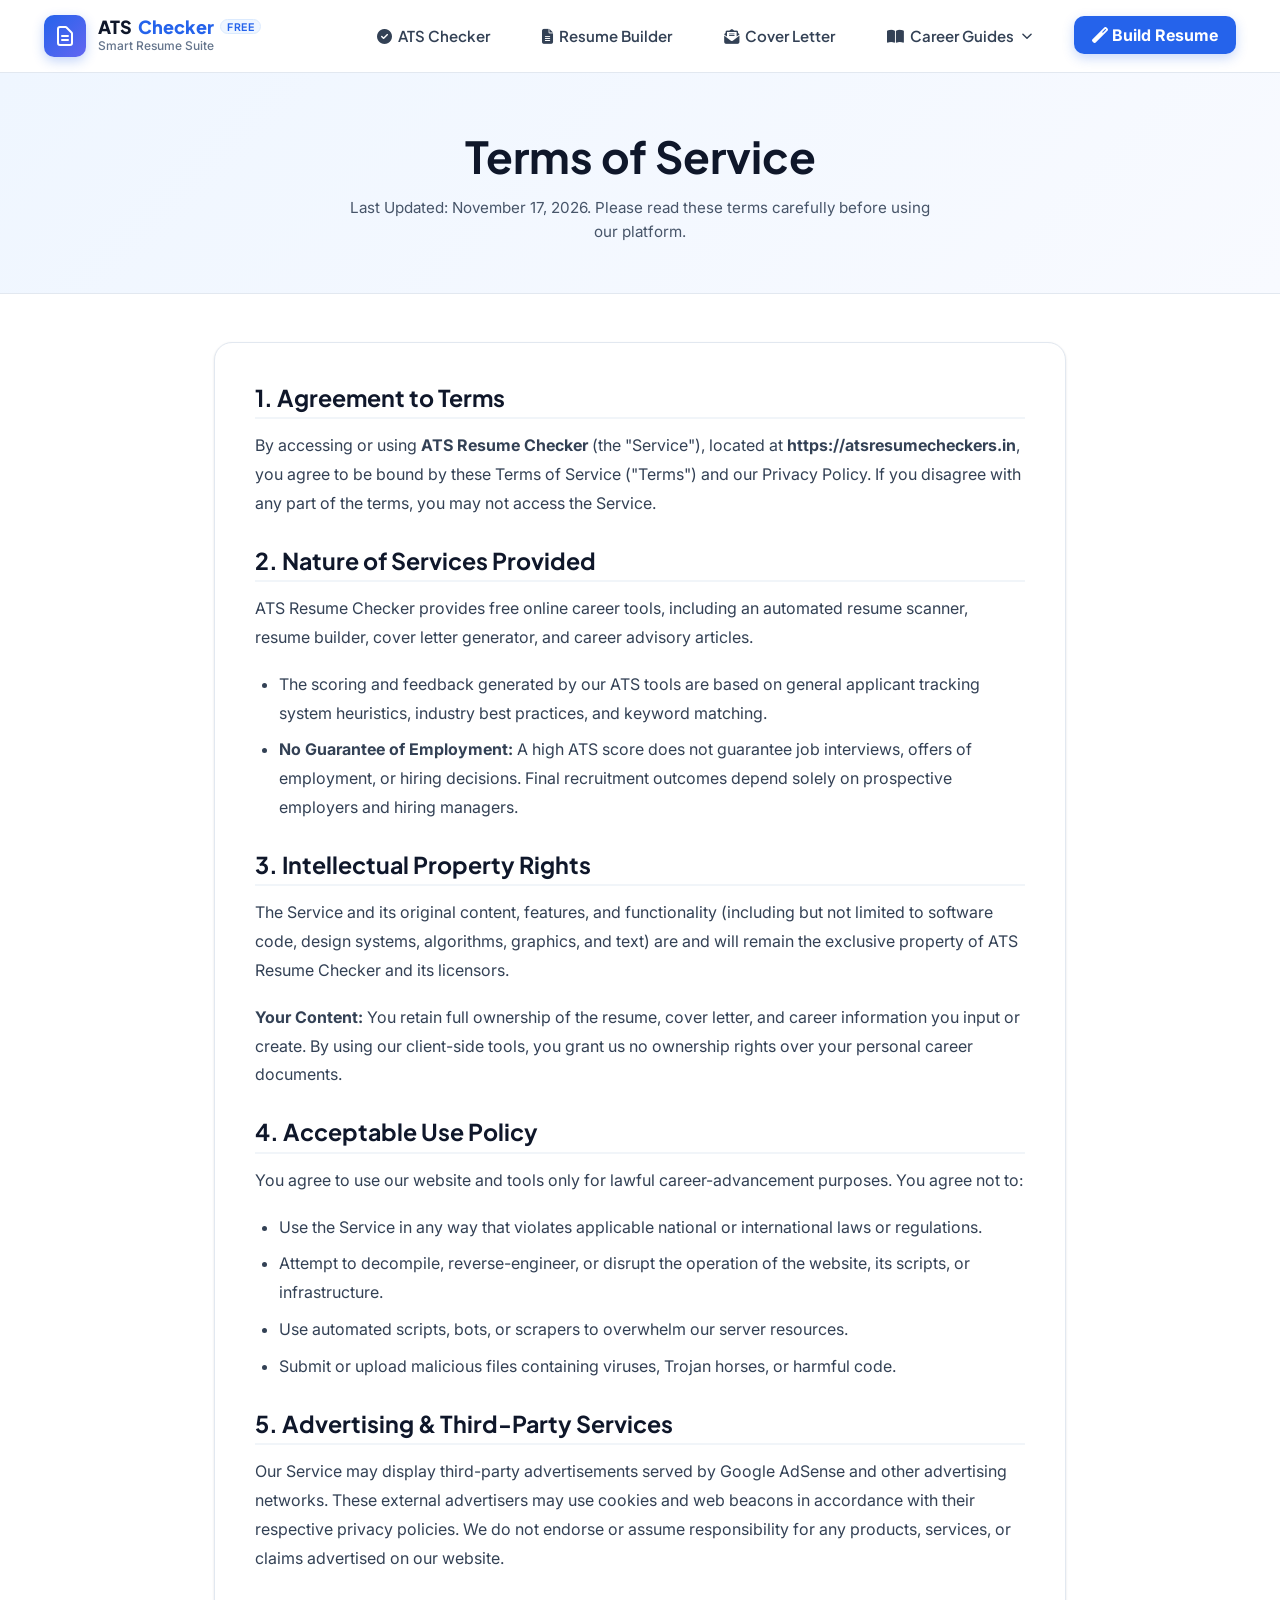
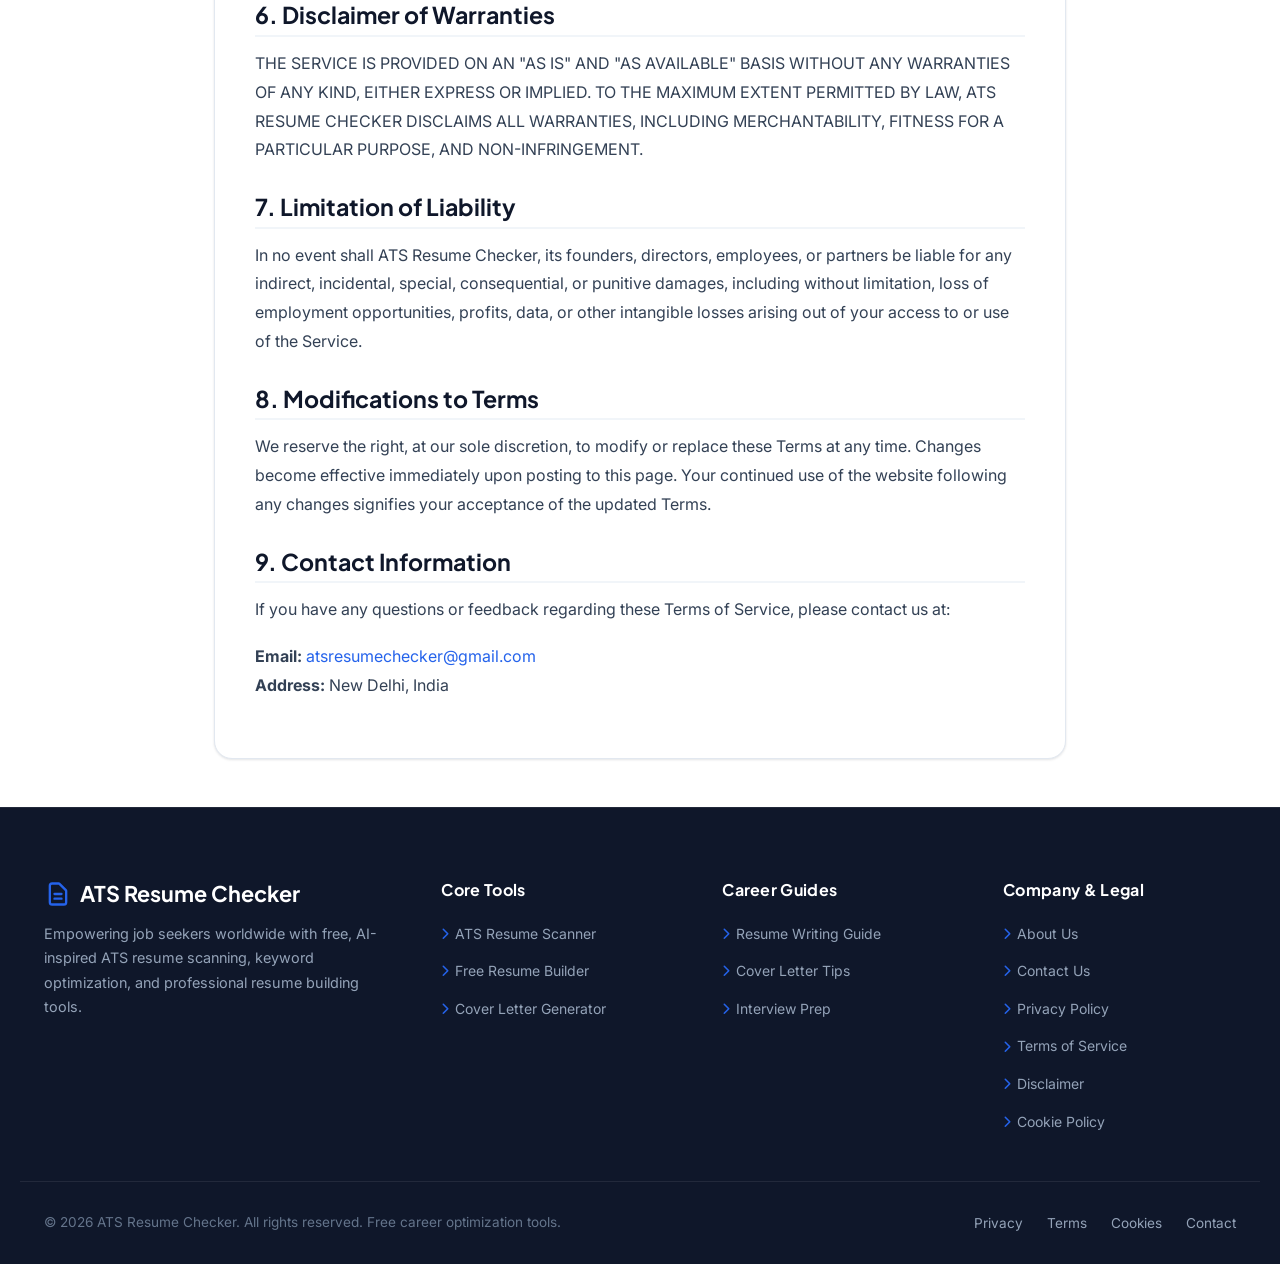
<file: terms-of-service.html>
<!DOCTYPE html>
<html lang="en">

<head>
  <meta charset="UTF-8" />
  <meta name="viewport" content="width=device-width, initial-scale=1.0" />
  <title>Terms of Service – ATS Resume Checker</title>
  <meta name="description"
    content="Review our Terms of Service for using the free ATS Resume Checker, Resume Builder, and Cover Letter Generator services." />
  <link rel="canonical" href="https://atsresumecheckers.in/terms-of-service.html" />

  <!-- Verification & AdSense -->
  <meta name="google-site-verification" content="XUopJJaV02Jm8nkz70vSj-H1XlRj3qzgDEBseFIgUOw" />
  <meta name="google-adsense-account" content="ca-pub-4618587510768918" />

  <!-- Fonts & Styles -->
  <link rel="stylesheet" href="https://cdnjs.cloudflare.com/ajax/libs/font-awesome/6.7.2/css/all.min.css" />
  <link rel="stylesheet" href="style.css" />
  <link rel="icon" type="image/svg+xml" href="resume-portfolio-svgrepo-com.svg" />
</head>

<body>
  <!-- Header -->
  <header class="site-header">
    <div class="nav-container">
      <a href="index.html" class="brand-logo" aria-label="ATS Resume Checker Home">
        <div class="brand-icon-wrap">
          <svg fill="none" viewBox="0 0 24 24" stroke="currentColor" stroke-width="2">
            <path stroke-linecap="round" stroke-linejoin="round"
              d="M9 12h6m-6 4h6m2 5H7a2 2 0 01-2-2V5a2 2 0 012-2h5.586a1 1 0 01.707.293l5.414 5.414a1 1 0 01.293.707V19a2 2 0 01-2 2z" />
          </svg>
        </div>
        <div class="brand-text">
          <span class="brand-title">ATS <span>Checker</span> <span class="brand-badge">Free</span></span>
          <span class="brand-subtitle">Smart Resume Suite</span>
        </div>
      </a>

      <nav>
        <ul class="nav-menu">
          <li class="nav-item"><a href="index.html" class="nav-link"><i class="fas fa-check-circle"></i> ATS Checker</a></li>
          <li class="nav-item"><a href="resume-builder.html" class="nav-link"><i class="fas fa-file-alt"></i> Resume Builder</a></li>
          <li class="nav-item"><a href="cover-letter.html" class="nav-link"><i class="fas fa-envelope-open-text"></i> Cover Letter</a></li>
          <li class="nav-item">
            <a href="javascript:void(0)" class="nav-link dropdown-trigger">
              <i class="fas fa-book-open"></i> Career Guides
              <svg fill="none" viewBox="0 0 24 24" stroke="currentColor" stroke-width="2.5"><path stroke-linecap="round" stroke-linejoin="round" d="M19 9l-7 7-7-7"/></svg>
            </a>
            <ul class="nav-dropdown">
              <li><a href="/resources/resume-guide.html"><i class="fas fa-file-contract"></i> Resume Writing Guide</a></li>
              <li><a href="/resources/cover-letter-guides.html"><i class="fas fa-envelope"></i> Cover Letter Guide</a></li>
              <li><a href="/resources/interview-prepration.html"><i class="fas fa-user-tie"></i> Interview Preparation</a></li>
              <li><a href="/resources/career-tips.html"><i class="fas fa-lightbulb"></i> Career Growth Tips</a></li>
            </ul>
          </li>
          <li class="nav-item">
            <a href="resume-builder.html" class="nav-cta-btn"><i class="fas fa-magic"></i> Build Resume</a>
          </li>
        </ul>
      </nav>

      <button class="mobile-toggle-btn" aria-label="Toggle navigation menu">&#9776;</button>
    </div>
  </header>
  <div class="mobile-overlay"></div>

  <!-- Page Header -->
  <div class="legal-header">
    <h1>Terms of Service</h1>
    <p>Last Updated: November 17, 2026. Please read these terms carefully before using our platform.</p>
  </div>

  <!-- Main Legal Content Container -->
  <main class="legal-body-container">
    <article class="legal-card">
      <h2>1. Agreement to Terms</h2>
      <p>
        By accessing or using <strong>ATS Resume Checker</strong> (the "Service"), located at <strong>https://atsresumecheckers.in</strong>, you agree to be bound by these Terms of Service ("Terms") and our Privacy Policy. If you disagree with any part of the terms, you may not access the Service.
      </p>

      <h2>2. Nature of Services Provided</h2>
      <p>
        ATS Resume Checker provides free online career tools, including an automated resume scanner, resume builder, cover letter generator, and career advisory articles.
      </p>
      <ul>
        <li>The scoring and feedback generated by our ATS tools are based on general applicant tracking system heuristics, industry best practices, and keyword matching.</li>
        <li><strong>No Guarantee of Employment:</strong> A high ATS score does not guarantee job interviews, offers of employment, or hiring decisions. Final recruitment outcomes depend solely on prospective employers and hiring managers.</li>
      </ul>

      <h2>3. Intellectual Property Rights</h2>
      <p>
        The Service and its original content, features, and functionality (including but not limited to software code, design systems, algorithms, graphics, and text) are and will remain the exclusive property of ATS Resume Checker and its licensors.
      </p>
      <p>
        <strong>Your Content:</strong> You retain full ownership of the resume, cover letter, and career information you input or create. By using our client-side tools, you grant us no ownership rights over your personal career documents.
      </p>

      <h2>4. Acceptable Use Policy</h2>
      <p>
        You agree to use our website and tools only for lawful career-advancement purposes. You agree not to:
      </p>
      <ul>
        <li>Use the Service in any way that violates applicable national or international laws or regulations.</li>
        <li>Attempt to decompile, reverse-engineer, or disrupt the operation of the website, its scripts, or infrastructure.</li>
        <li>Use automated scripts, bots, or scrapers to overwhelm our server resources.</li>
        <li>Submit or upload malicious files containing viruses, Trojan horses, or harmful code.</li>
      </ul>

      <h2>5. Advertising &amp; Third-Party Services</h2>
      <p>
        Our Service may display third-party advertisements served by Google AdSense and other advertising networks. These external advertisers may use cookies and web beacons in accordance with their respective privacy policies. We do not endorse or assume responsibility for any products, services, or claims advertised on our website.
      </p>

      <h2>6. Disclaimer of Warranties</h2>
      <p>
        THE SERVICE IS PROVIDED ON AN "AS IS" AND "AS AVAILABLE" BASIS WITHOUT ANY WARRANTIES OF ANY KIND, EITHER EXPRESS OR IMPLIED. TO THE MAXIMUM EXTENT PERMITTED BY LAW, ATS RESUME CHECKER DISCLAIMS ALL WARRANTIES, INCLUDING MERCHANTABILITY, FITNESS FOR A PARTICULAR PURPOSE, AND NON-INFRINGEMENT.
      </p>

      <h2>7. Limitation of Liability</h2>
      <p>
        In no event shall ATS Resume Checker, its founders, directors, employees, or partners be liable for any indirect, incidental, special, consequential, or punitive damages, including without limitation, loss of employment opportunities, profits, data, or other intangible losses arising out of your access to or use of the Service.
      </p>

      <h2>8. Modifications to Terms</h2>
      <p>
        We reserve the right, at our sole discretion, to modify or replace these Terms at any time. Changes become effective immediately upon posting to this page. Your continued use of the website following any changes signifies your acceptance of the updated Terms.
      </p>

      <h2>9. Contact Information</h2>
      <p>
        If you have any questions or feedback regarding these Terms of Service, please contact us at:
      </p>
      <p>
        <strong>Email:</strong> <a href="mailto:atsresumechecker@gmail.com">atsresumechecker@gmail.com</a><br />
        <strong>Address:</strong> New Delhi, India
      </p>
    </article>
  </main>

  <!-- Global Footer -->
  <footer class="site-footer">
    <div class="footer-top-container">
      <div class="footer-brand">
        <h2>
          <svg fill="none" viewBox="0 0 24 24" stroke="currentColor" stroke-width="2" style="width:28px;height:28px;color:#2563eb">
            <path stroke-linecap="round" stroke-linejoin="round" d="M9 12h6m-6 4h6m2 5H7a2 2 0 01-2-2V5a2 2 0 012-2h5.586a1 1 0 01.707.293l5.414 5.414a1 1 0 01.293.707V19a2 2 0 01-2 2z"/>
          </svg>
          ATS Resume Checker
        </h2>
        <p>Empowering job seekers worldwide with free, AI-inspired ATS resume scanning, keyword optimization, and professional resume building tools.</p>
      </div>

      <div class="footer-col">
        <h3>Core Tools</h3>
        <ul class="footer-links-list">
          <li><a href="index.html"><i class="fas fa-chevron-right"></i> ATS Resume Scanner</a></li>
          <li><a href="resume-builder.html"><i class="fas fa-chevron-right"></i> Free Resume Builder</a></li>
          <li><a href="cover-letter.html"><i class="fas fa-chevron-right"></i> Cover Letter Generator</a></li>
        </ul>
      </div>

      <div class="footer-col">
        <h3>Career Guides</h3>
        <ul class="footer-links-list">
          <li><a href="/resources/resume-guide.html"><i class="fas fa-chevron-right"></i> Resume Writing Guide</a></li>
          <li><a href="/resources/cover-letter-guides.html"><i class="fas fa-chevron-right"></i> Cover Letter Tips</a></li>
          <li><a href="/resources/interview-prepration.html"><i class="fas fa-chevron-right"></i> Interview Prep</a></li>
        </ul>
      </div>

      <div class="footer-col">
        <h3>Company &amp; Legal</h3>
        <ul class="footer-links-list">
          <li><a href="about-us.html"><i class="fas fa-chevron-right"></i> About Us</a></li>
          <li><a href="contact-us.html"><i class="fas fa-chevron-right"></i> Contact Us</a></li>
          <li><a href="privacy-policy.html"><i class="fas fa-chevron-right"></i> Privacy Policy</a></li>
          <li><a href="terms-of-service.html"><i class="fas fa-chevron-right"></i> Terms of Service</a></li>
          <li><a href="disclaimer.html"><i class="fas fa-chevron-right"></i> Disclaimer</a></li>
          <li><a href="cookie-policy.html"><i class="fas fa-chevron-right"></i> Cookie Policy</a></li>
        </ul>
      </div>
    </div>

    <div class="footer-bottom-container">
      <div class="footer-copyright">
        &copy; 2026 ATS Resume Checker. All rights reserved. Free career optimization tools.
      </div>
      <ul class="footer-legal-inline">
        <li><a href="privacy-policy.html">Privacy</a></li>
        <li><a href="terms-of-service.html">Terms</a></li>
        <li><a href="cookie-policy.html">Cookies</a></li>
        <li><a href="contact-us.html">Contact</a></li>
      </ul>
    </div>
  </footer>

  <script src="app.js"></script>
</body>

</html>
</file>
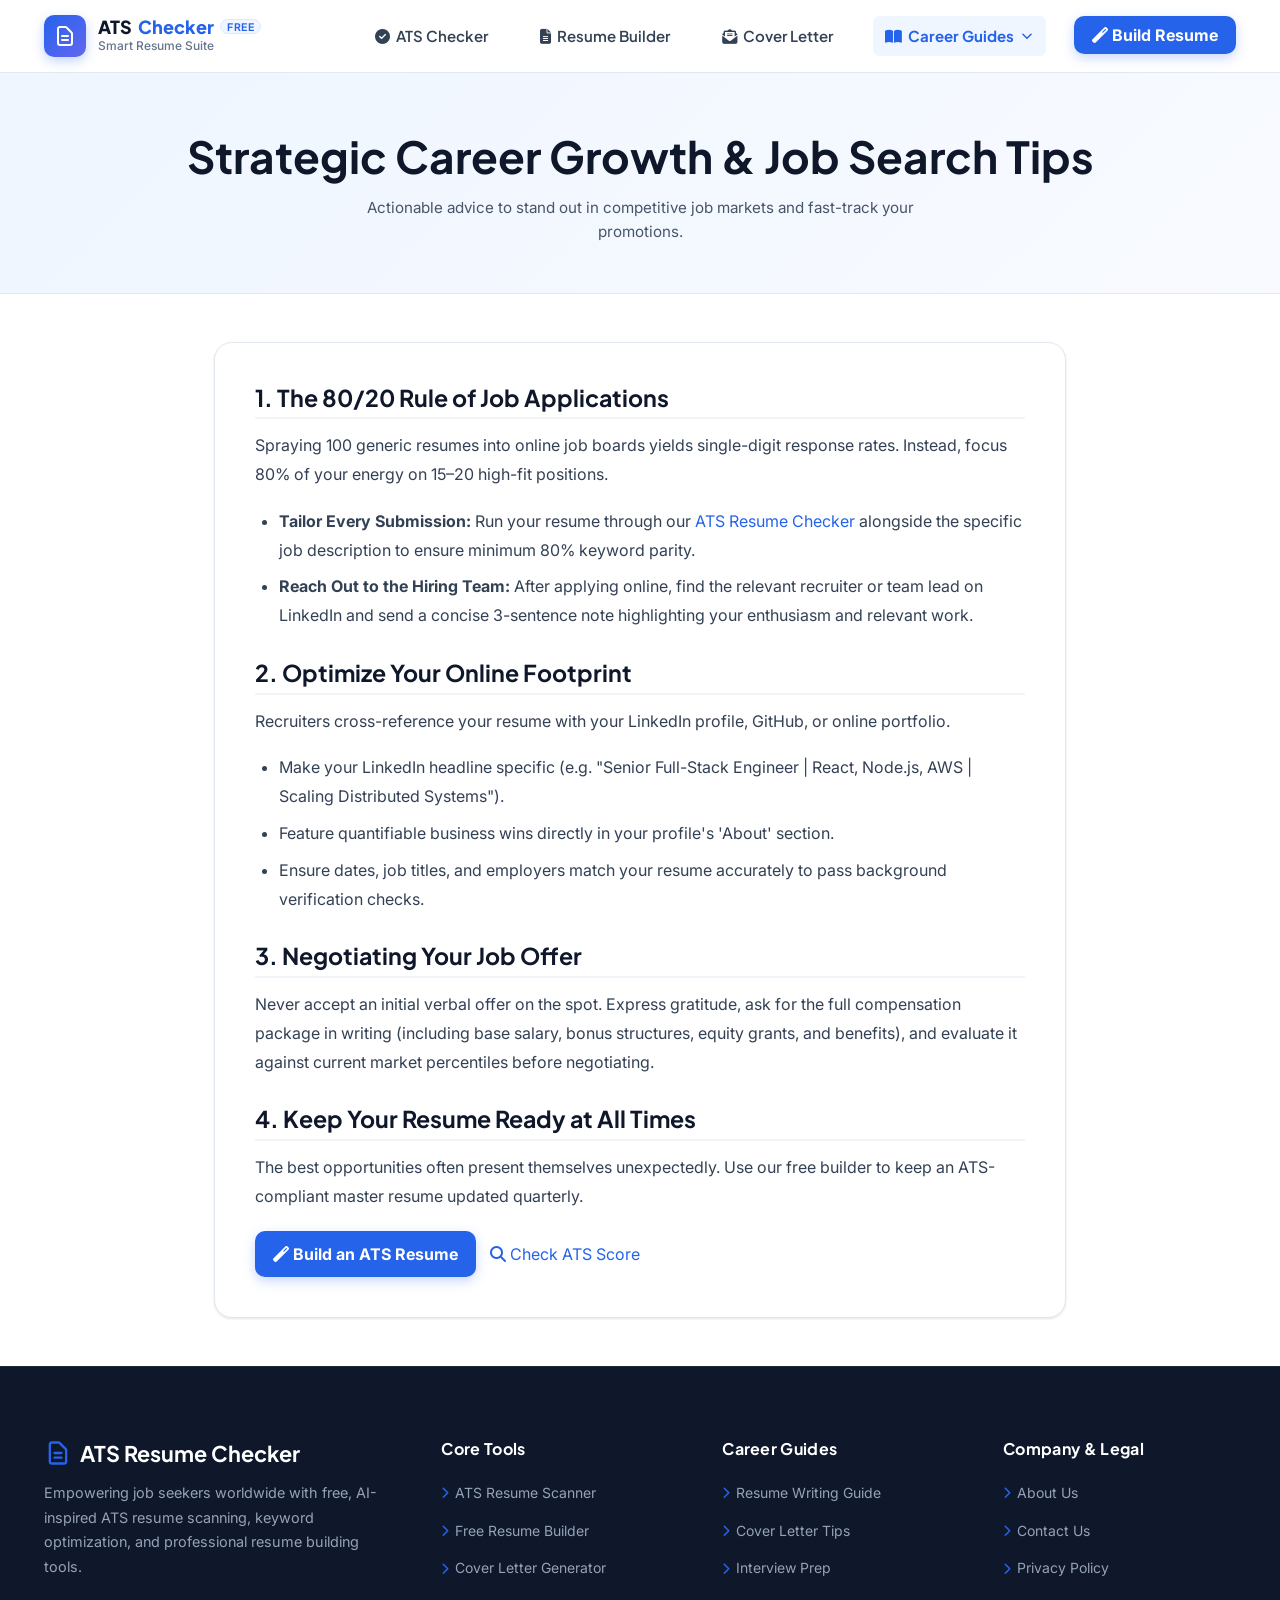
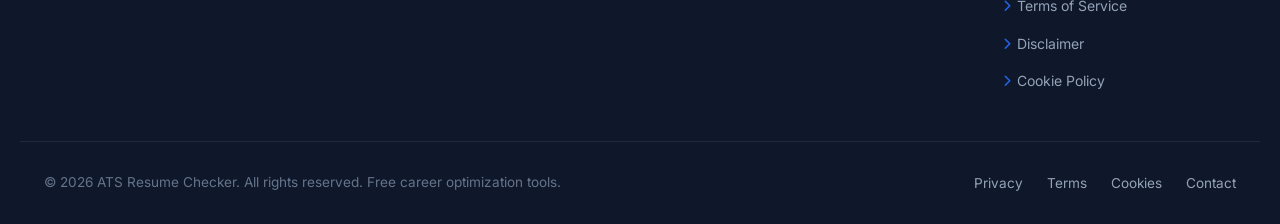
<file: resources/career-tips.html>
<!DOCTYPE html>
<html lang="en">

<head>
  <meta charset="UTF-8" />
  <meta name="viewport" content="width=device-width, initial-scale=1.0" />
  <title>Career Growth &amp; Job Search Tips (2026) – ATS Resume Checker</title>
  <meta name="description"
    content="Accelerate your career with expert job search strategies, modern networking techniques, resume tailoring tips, and promotion blueprints." />
  <link rel="canonical" href="https://atsresumecheckers.in/resources/career-tips.html" />

  <!-- Verification & AdSense -->
  <meta name="google-site-verification" content="XUopJJaV02Jm8nkz70vSj-H1XlRj3qzgDEBseFIgUOw" />
  <meta name="google-adsense-account" content="ca-pub-4618587510768918" />

  <!-- Fonts & Styles -->
  <link rel="stylesheet" href="https://cdnjs.cloudflare.com/ajax/libs/font-awesome/6.7.2/css/all.min.css" />
  <link rel="stylesheet" href="/style.css" />
  <link rel="icon" type="image/svg+xml" href="/resume-portfolio-svgrepo-com.svg" />

  <script type="application/ld+json">
  {
    "@context": "https://schema.org",
    "@type": "FAQPage",
    "mainEntity": [
      {
        "@type": "Question",
        "name": "How can I get a job faster in 2026?",
        "acceptedAnswer": {
          "@type": "Answer",
          "text": "Tailor your resume for every application with targeted keywords, network with recruiters directly on LinkedIn, and optimize for ATS compatibility."
        }
      },
      {
        "@type": "Question",
        "name": "How important is resume customization?",
        "acceptedAnswer": {
          "@type": "Answer",
          "text": "Extremely important. Customizing your resume to match the job description increases your ATS score and response rate by over 40%."
        }
      }
    ]
  }
  </script>
</head>

<body>
  <!-- Header -->
  <header class="site-header">
    <div class="nav-container">
      <a href="/index.html" class="brand-logo" aria-label="ATS Resume Checker Home">
        <div class="brand-icon-wrap">
          <svg fill="none" viewBox="0 0 24 24" stroke="currentColor" stroke-width="2">
            <path stroke-linecap="round" stroke-linejoin="round"
              d="M9 12h6m-6 4h6m2 5H7a2 2 0 01-2-2V5a2 2 0 012-2h5.586a1 1 0 01.707.293l5.414 5.414a1 1 0 01.293.707V19a2 2 0 01-2 2z" />
          </svg>
        </div>
        <div class="brand-text">
          <span class="brand-title">ATS <span>Checker</span> <span class="brand-badge">Free</span></span>
          <span class="brand-subtitle">Smart Resume Suite</span>
        </div>
      </a>

      <nav>
        <ul class="nav-menu">
          <li class="nav-item"><a href="/index.html" class="nav-link"><i class="fas fa-check-circle"></i> ATS
              Checker</a></li>
          <li class="nav-item"><a href="/resume-builder.html" class="nav-link"><i class="fas fa-file-alt"></i> Resume
              Builder</a></li>
          <li class="nav-item"><a href="/cover-letter.html" class="nav-link"><i class="fas fa-envelope-open-text"></i>
              Cover Letter</a></li>
          <li class="nav-item">
            <a href="javascript:void(0)" class="nav-link dropdown-trigger active">
              <i class="fas fa-book-open"></i> Career Guides
              <svg fill="none" viewBox="0 0 24 24" stroke="currentColor" stroke-width="2.5">
                <path stroke-linecap="round" stroke-linejoin="round" d="M19 9l-7 7-7-7" />
              </svg>
            </a>
            <ul class="nav-dropdown">
              <li><a href="/resources/resume-guide.html"><i class="fas fa-file-contract"></i> Resume Writing Guide</a>
              </li>
              <li><a href="/resources/cover-letter-guides.html"><i class="fas fa-envelope"></i> Cover Letter Guide</a>
              </li>
              <li><a href="/resources/interview-prepration.html"><i class="fas fa-user-tie"></i> Interview
                  Preparation</a></li>
              <li><a href="/resources/career-tips.html"><i class="fas fa-lightbulb"></i> Career Growth Tips</a></li>
            </ul>
          </li>
          <li class="nav-item">
            <a href="/resume-builder.html" class="nav-cta-btn"><i class="fas fa-magic"></i> Build Resume</a>
          </li>
        </ul>
      </nav>

      <button class="mobile-toggle-btn" aria-label="Toggle navigation menu">&#9776;</button>
    </div>
  </header>
  <div class="mobile-overlay"></div>

  <!-- Page Hero -->
  <div class="legal-header">
    <h1>Strategic Career Growth &amp; Job Search Tips</h1>
    <p>Actionable advice to stand out in competitive job markets and fast-track your promotions.</p>
  </div>

  <!-- Content -->
  <main class="legal-body-container">
    <article class="legal-card">
      <h2>1. The 80/20 Rule of Job Applications</h2>
      <p>
        Spraying 100 generic resumes into online job boards yields single-digit response rates. Instead, focus 80% of
        your energy on 15–20 high-fit positions.
      </p>
      <ul>
        <li><strong>Tailor Every Submission:</strong> Run your resume through our <a href="/index.html">ATS Resume
            Checker</a> alongside the specific job description to ensure minimum 80% keyword parity.</li>
        <li><strong>Reach Out to the Hiring Team:</strong> After applying online, find the relevant recruiter or team
          lead on LinkedIn and send a concise 3-sentence note highlighting your enthusiasm and relevant work.</li>
      </ul>

      <h2>2. Optimize Your Online Footprint</h2>
      <p>
        Recruiters cross-reference your resume with your LinkedIn profile, GitHub, or online portfolio.
      </p>
      <ul>
        <li>Make your LinkedIn headline specific (e.g. "Senior Full-Stack Engineer | React, Node.js, AWS | Scaling
          Distributed Systems").</li>
        <li>Feature quantifiable business wins directly in your profile's 'About' section.</li>
        <li>Ensure dates, job titles, and employers match your resume accurately to pass background verification checks.
        </li>
      </ul>

      <h2>3. Negotiating Your Job Offer</h2>
      <p>
        Never accept an initial verbal offer on the spot. Express gratitude, ask for the full compensation package in
        writing (including base salary, bonus structures, equity grants, and benefits), and evaluate it against current
        market percentiles before negotiating.
      </p>

      <h2>4. Keep Your Resume Ready at All Times</h2>
      <p>
        The best opportunities often present themselves unexpectedly. Use our free builder to keep an ATS-compliant
        master resume updated quarterly.
      </p>
      <div style="margin-top:20px;">
        <a href="/resume-builder.html" class="nav-cta-btn" style="display:inline-block;"><i class="fas fa-magic"></i>
          Build an ATS Resume</a>
        <a href="/index.html" class="btn-action-tool" style="display:inline-block;margin-left:10px;"><i
            class="fas fa-search"></i> Check ATS Score</a>
      </div>
    </article>
  </main>

  <!-- Global Footer -->
  <footer class="site-footer">
    <div class="footer-top-container">
      <div class="footer-brand">
        <h2>
          <svg fill="none" viewBox="0 0 24 24" stroke="currentColor" stroke-width="2"
            style="width:28px;height:28px;color:#2563eb">
            <path stroke-linecap="round" stroke-linejoin="round"
              d="M9 12h6m-6 4h6m2 5H7a2 2 0 01-2-2V5a2 2 0 012-2h5.586a1 1 0 01.707.293l5.414 5.414a1 1 0 01.293.707V19a2 2 0 01-2 2z" />
          </svg>
          ATS Resume Checker
        </h2>
        <p>Empowering job seekers worldwide with free, AI-inspired ATS resume scanning, keyword optimization, and
          professional resume building tools.</p>
      </div>

      <div class="footer-col">
        <h3>Core Tools</h3>
        <ul class="footer-links-list">
          <li><a href="/index.html"><i class="fas fa-chevron-right"></i> ATS Resume Scanner</a></li>
          <li><a href="/resume-builder.html"><i class="fas fa-chevron-right"></i> Free Resume Builder</a></li>
          <li><a href="/cover-letter.html"><i class="fas fa-chevron-right"></i> Cover Letter Generator</a></li>
        </ul>
      </div>

      <div class="footer-col">
        <h3>Career Guides</h3>
        <ul class="footer-links-list">
          <li><a href="/resources/resume-guide.html"><i class="fas fa-chevron-right"></i> Resume Writing Guide</a></li>
          <li><a href="/resources/cover-letter-guides.html"><i class="fas fa-chevron-right"></i> Cover Letter Tips</a>
          </li>
          <li><a href="/resources/interview-prepration.html"><i class="fas fa-chevron-right"></i> Interview Prep</a>
          </li>
        </ul>
      </div>

      <div class="footer-col">
        <h3>Company &amp; Legal</h3>
        <ul class="footer-links-list">
          <li><a href="/about-us.html"><i class="fas fa-chevron-right"></i> About Us</a></li>
          <li><a href="/contact-us.html"><i class="fas fa-chevron-right"></i> Contact Us</a></li>
          <li><a href="/privacy-policy.html"><i class="fas fa-chevron-right"></i> Privacy Policy</a></li>
          <li><a href="/terms-of-service.html"><i class="fas fa-chevron-right"></i> Terms of Service</a></li>
          <li><a href="/disclaimer.html"><i class="fas fa-chevron-right"></i> Disclaimer</a></li>
          <li><a href="/cookie-policy.html"><i class="fas fa-chevron-right"></i> Cookie Policy</a></li>
        </ul>
      </div>
    </div>

    <div class="footer-bottom-container">
      <div class="footer-copyright">
        &copy; 2026 ATS Resume Checker. All rights reserved. Free career optimization tools.
      </div>
      <ul class="footer-legal-inline">
        <li><a href="/privacy-policy.html">Privacy</a></li>
        <li><a href="/terms-of-service.html">Terms</a></li>
        <li><a href="/cookie-policy.html">Cookies</a></li>
        <li><a href="/contact-us.html">Contact</a></li>
      </ul>
    </div>
  </footer>

  <script src="/app.js"></script>
</body>

</html>
</file>
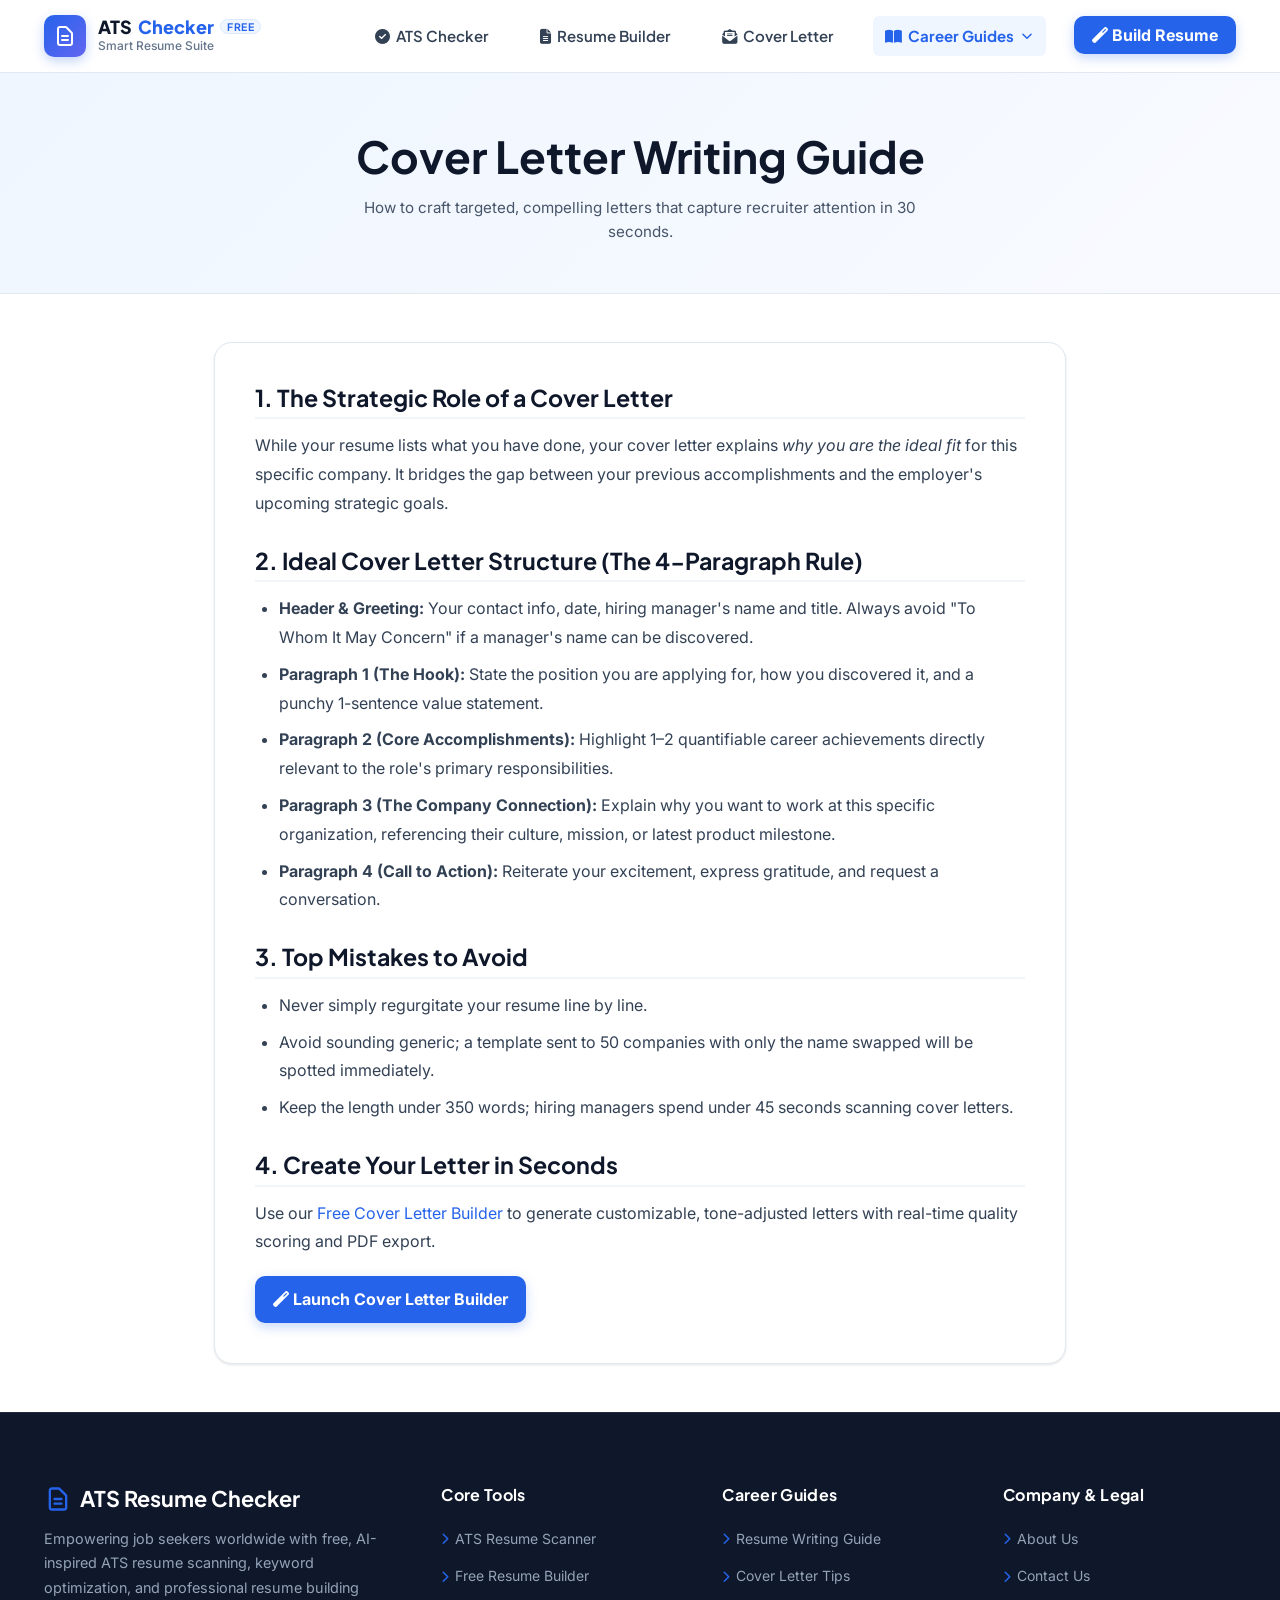
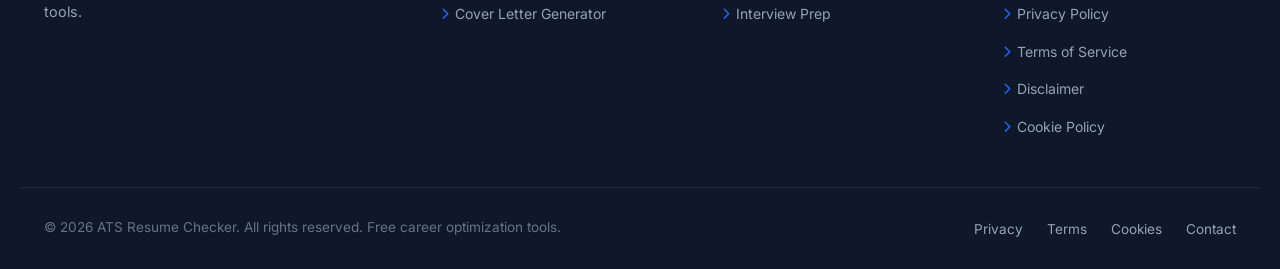
<file: resources/cover-letter-guides.html>
<!DOCTYPE html>
<html lang="en">

<head>
  <meta charset="UTF-8" />
  <meta name="viewport" content="width=device-width, initial-scale=1.0" />
  <title>Cover Letter Writing Guide 2026 – Expert Tips &amp; Structure</title>
  <meta name="description"
    content="Master the art of writing high-converting, ATS-friendly cover letters. Learn the ideal structure, formatting rules, and modern recruiter tips." />
  <link rel="canonical" href="https://atsresumecheckers.in/resources/cover-letter-guides.html" />

  <!-- Verification & AdSense -->
  <meta name="google-site-verification" content="XUopJJaV02Jm8nkz70vSj-H1XlRj3qzgDEBseFIgUOw" />
  <meta name="google-adsense-account" content="ca-pub-4618587510768918" />

  <!-- Fonts & Styles -->
  <link rel="stylesheet" href="https://cdnjs.cloudflare.com/ajax/libs/font-awesome/6.7.2/css/all.min.css" />
  <link rel="stylesheet" href="/style.css" />
  <link rel="icon" type="image/svg+xml" href="/resume-portfolio-svgrepo-com.svg" />
</head>

<body>
  <!-- Header -->
  <header class="site-header">
    <div class="nav-container">
      <a href="/index.html" class="brand-logo" aria-label="ATS Resume Checker Home">
        <div class="brand-icon-wrap">
          <svg fill="none" viewBox="0 0 24 24" stroke="currentColor" stroke-width="2">
            <path stroke-linecap="round" stroke-linejoin="round"
              d="M9 12h6m-6 4h6m2 5H7a2 2 0 01-2-2V5a2 2 0 012-2h5.586a1 1 0 01.707.293l5.414 5.414a1 1 0 01.293.707V19a2 2 0 01-2 2z" />
          </svg>
        </div>
        <div class="brand-text">
          <span class="brand-title">ATS <span>Checker</span> <span class="brand-badge">Free</span></span>
          <span class="brand-subtitle">Smart Resume Suite</span>
        </div>
      </a>

      <nav>
        <ul class="nav-menu">
          <li class="nav-item"><a href="/index.html" class="nav-link"><i class="fas fa-check-circle"></i> ATS Checker</a></li>
          <li class="nav-item"><a href="/resume-builder.html" class="nav-link"><i class="fas fa-file-alt"></i> Resume Builder</a></li>
          <li class="nav-item"><a href="/cover-letter.html" class="nav-link"><i class="fas fa-envelope-open-text"></i> Cover Letter</a></li>
          <li class="nav-item">
            <a href="javascript:void(0)" class="nav-link dropdown-trigger active">
              <i class="fas fa-book-open"></i> Career Guides
              <svg fill="none" viewBox="0 0 24 24" stroke="currentColor" stroke-width="2.5"><path stroke-linecap="round" stroke-linejoin="round" d="M19 9l-7 7-7-7"/></svg>
            </a>
            <ul class="nav-dropdown">
              <li><a href="/resources/resume-guide.html"><i class="fas fa-file-contract"></i> Resume Writing Guide</a></li>
              <li><a href="/resources/cover-letter-guides.html"><i class="fas fa-envelope"></i> Cover Letter Guide</a></li>
              <li><a href="/resources/interview-prepration.html"><i class="fas fa-user-tie"></i> Interview Preparation</a></li>
              <li><a href="/resources/career-tips.html"><i class="fas fa-lightbulb"></i> Career Growth Tips</a></li>
            </ul>
          </li>
          <li class="nav-item">
            <a href="/resume-builder.html" class="nav-cta-btn"><i class="fas fa-magic"></i> Build Resume</a>
          </li>
        </ul>
      </nav>

      <button class="mobile-toggle-btn" aria-label="Toggle navigation menu">&#9776;</button>
    </div>
  </header>
  <div class="mobile-overlay"></div>

  <!-- Page Hero -->
  <div class="legal-header">
    <h1>Cover Letter Writing Guide</h1>
    <p>How to craft targeted, compelling letters that capture recruiter attention in 30 seconds.</p>
  </div>

  <!-- Content -->
  <main class="legal-body-container">
    <article class="legal-card">
      <h2>1. The Strategic Role of a Cover Letter</h2>
      <p>
        While your resume lists what you have done, your cover letter explains <em>why you are the ideal fit</em> for this specific company. It bridges the gap between your previous accomplishments and the employer's upcoming strategic goals.
      </p>

      <h2>2. Ideal Cover Letter Structure (The 4-Paragraph Rule)</h2>
      <ul>
        <li><strong>Header &amp; Greeting:</strong> Your contact info, date, hiring manager's name and title. Always avoid "To Whom It May Concern" if a manager's name can be discovered.</li>
        <li><strong>Paragraph 1 (The Hook):</strong> State the position you are applying for, how you discovered it, and a punchy 1-sentence value statement.</li>
        <li><strong>Paragraph 2 (Core Accomplishments):</strong> Highlight 1–2 quantifiable career achievements directly relevant to the role's primary responsibilities.</li>
        <li><strong>Paragraph 3 (The Company Connection):</strong> Explain why you want to work at this specific organization, referencing their culture, mission, or latest product milestone.</li>
        <li><strong>Paragraph 4 (Call to Action):</strong> Reiterate your excitement, express gratitude, and request a conversation.</li>
      </ul>

      <h2>3. Top Mistakes to Avoid</h2>
      <ul>
        <li>Never simply regurgitate your resume line by line.</li>
        <li>Avoid sounding generic; a template sent to 50 companies with only the name swapped will be spotted immediately.</li>
        <li>Keep the length under 350 words; hiring managers spend under 45 seconds scanning cover letters.</li>
      </ul>

      <h2>4. Create Your Letter in Seconds</h2>
      <p>
        Use our <a href="/cover-letter.html">Free Cover Letter Builder</a> to generate customizable, tone-adjusted letters with real-time quality scoring and PDF export.
      </p>
      <div style="margin-top:20px;">
        <a href="/cover-letter.html" class="nav-cta-btn" style="display:inline-block;"><i class="fas fa-magic"></i> Launch Cover Letter Builder</a>
      </div>
    </article>
  </main>

  <!-- Global Footer -->
  <footer class="site-footer">
    <div class="footer-top-container">
      <div class="footer-brand">
        <h2>
          <svg fill="none" viewBox="0 0 24 24" stroke="currentColor" stroke-width="2" style="width:28px;height:28px;color:#2563eb">
            <path stroke-linecap="round" stroke-linejoin="round" d="M9 12h6m-6 4h6m2 5H7a2 2 0 01-2-2V5a2 2 0 012-2h5.586a1 1 0 01.707.293l5.414 5.414a1 1 0 01.293.707V19a2 2 0 01-2 2z"/>
          </svg>
          ATS Resume Checker
        </h2>
        <p>Empowering job seekers worldwide with free, AI-inspired ATS resume scanning, keyword optimization, and professional resume building tools.</p>
      </div>

      <div class="footer-col">
        <h3>Core Tools</h3>
        <ul class="footer-links-list">
          <li><a href="/index.html"><i class="fas fa-chevron-right"></i> ATS Resume Scanner</a></li>
          <li><a href="/resume-builder.html"><i class="fas fa-chevron-right"></i> Free Resume Builder</a></li>
          <li><a href="/cover-letter.html"><i class="fas fa-chevron-right"></i> Cover Letter Generator</a></li>
        </ul>
      </div>

      <div class="footer-col">
        <h3>Career Guides</h3>
        <ul class="footer-links-list">
          <li><a href="/resources/resume-guide.html"><i class="fas fa-chevron-right"></i> Resume Writing Guide</a></li>
          <li><a href="/resources/cover-letter-guides.html"><i class="fas fa-chevron-right"></i> Cover Letter Tips</a></li>
          <li><a href="/resources/interview-prepration.html"><i class="fas fa-chevron-right"></i> Interview Prep</a></li>
        </ul>
      </div>

      <div class="footer-col">
        <h3>Company &amp; Legal</h3>
        <ul class="footer-links-list">
          <li><a href="/about-us.html"><i class="fas fa-chevron-right"></i> About Us</a></li>
          <li><a href="/contact-us.html"><i class="fas fa-chevron-right"></i> Contact Us</a></li>
          <li><a href="/privacy-policy.html"><i class="fas fa-chevron-right"></i> Privacy Policy</a></li>
          <li><a href="/terms-of-service.html"><i class="fas fa-chevron-right"></i> Terms of Service</a></li>
          <li><a href="/disclaimer.html"><i class="fas fa-chevron-right"></i> Disclaimer</a></li>
          <li><a href="/cookie-policy.html"><i class="fas fa-chevron-right"></i> Cookie Policy</a></li>
        </ul>
      </div>
    </div>

    <div class="footer-bottom-container">
      <div class="footer-copyright">
        &copy; 2026 ATS Resume Checker. All rights reserved. Free career optimization tools.
      </div>
      <ul class="footer-legal-inline">
        <li><a href="/privacy-policy.html">Privacy</a></li>
        <li><a href="/terms-of-service.html">Terms</a></li>
        <li><a href="/cookie-policy.html">Cookies</a></li>
        <li><a href="/contact-us.html">Contact</a></li>
      </ul>
    </div>
  </footer>

  <script src="/app.js"></script>
</body>

</html>
</file>
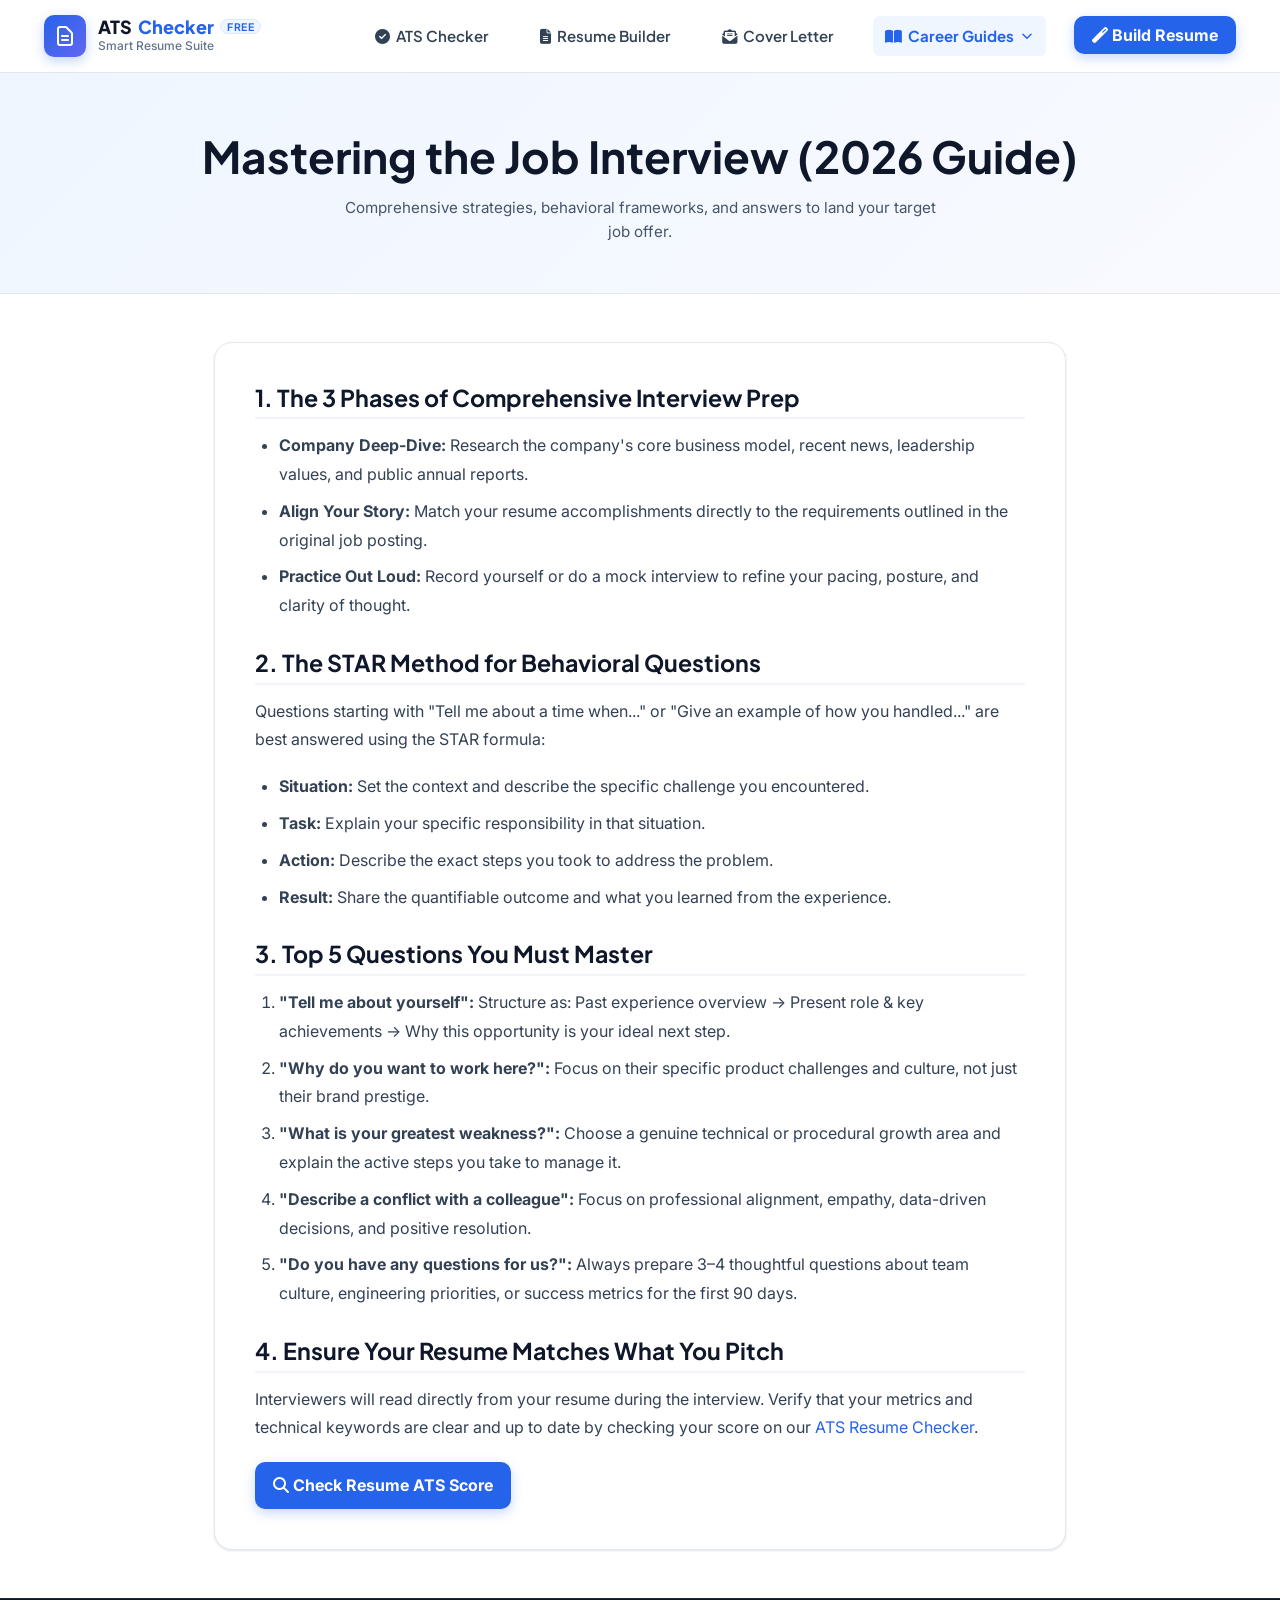
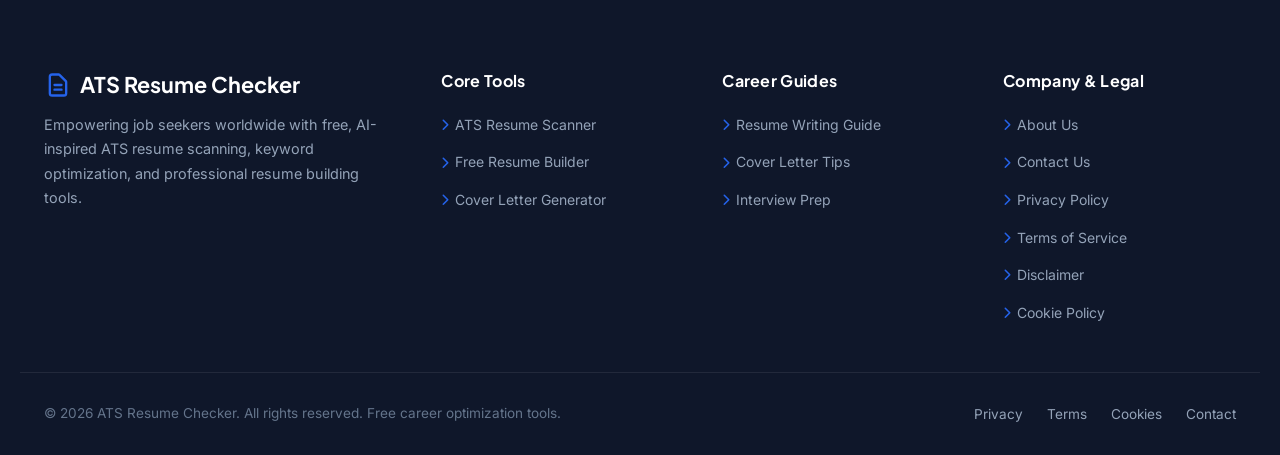
<file: resources/interview-prepration.html>
<!DOCTYPE html>
<html lang="en">

<head>
  <meta charset="UTF-8" />
  <meta name="viewport" content="width=device-width, initial-scale=1.0" />
  <title>Interview Preparation Guide 2026 – Top Questions, Answers &amp; Tips</title>
  <meta name="description"
    content="Ace your next job interview with proven frameworks, behavioral STAR technique examples, common interview questions, and recruiter advice." />
  <link rel="canonical" href="https://atsresumecheckers.in/resources/interview-prepration.html" />

  <!-- Verification & AdSense -->
  <meta name="google-site-verification" content="XUopJJaV02Jm8nkz70vSj-H1XlRj3qzgDEBseFIgUOw" />
  <meta name="google-adsense-account" content="ca-pub-4618587510768918" />

  <!-- Fonts & Styles -->
  <link rel="stylesheet" href="https://cdnjs.cloudflare.com/ajax/libs/font-awesome/6.7.2/css/all.min.css" />
  <link rel="stylesheet" href="/style.css" />
  <link rel="icon" type="image/svg+xml" href="/resume-portfolio-svgrepo-com.svg" />
</head>

<body>
  <!-- Header -->
  <header class="site-header">
    <div class="nav-container">
      <a href="/index.html" class="brand-logo" aria-label="ATS Resume Checker Home">
        <div class="brand-icon-wrap">
          <svg fill="none" viewBox="0 0 24 24" stroke="currentColor" stroke-width="2">
            <path stroke-linecap="round" stroke-linejoin="round"
              d="M9 12h6m-6 4h6m2 5H7a2 2 0 01-2-2V5a2 2 0 012-2h5.586a1 1 0 01.707.293l5.414 5.414a1 1 0 01.293.707V19a2 2 0 01-2 2z" />
          </svg>
        </div>
        <div class="brand-text">
          <span class="brand-title">ATS <span>Checker</span> <span class="brand-badge">Free</span></span>
          <span class="brand-subtitle">Smart Resume Suite</span>
        </div>
      </a>

      <nav>
        <ul class="nav-menu">
          <li class="nav-item"><a href="/index.html" class="nav-link"><i class="fas fa-check-circle"></i> ATS Checker</a></li>
          <li class="nav-item"><a href="/resume-builder.html" class="nav-link"><i class="fas fa-file-alt"></i> Resume Builder</a></li>
          <li class="nav-item"><a href="/cover-letter.html" class="nav-link"><i class="fas fa-envelope-open-text"></i> Cover Letter</a></li>
          <li class="nav-item">
            <a href="javascript:void(0)" class="nav-link dropdown-trigger active">
              <i class="fas fa-book-open"></i> Career Guides
              <svg fill="none" viewBox="0 0 24 24" stroke="currentColor" stroke-width="2.5"><path stroke-linecap="round" stroke-linejoin="round" d="M19 9l-7 7-7-7"/></svg>
            </a>
            <ul class="nav-dropdown">
              <li><a href="/resources/resume-guide.html"><i class="fas fa-file-contract"></i> Resume Writing Guide</a></li>
              <li><a href="/resources/cover-letter-guides.html"><i class="fas fa-envelope"></i> Cover Letter Guide</a></li>
              <li><a href="/resources/interview-prepration.html"><i class="fas fa-user-tie"></i> Interview Preparation</a></li>
              <li><a href="/resources/career-tips.html"><i class="fas fa-lightbulb"></i> Career Growth Tips</a></li>
            </ul>
          </li>
          <li class="nav-item">
            <a href="/resume-builder.html" class="nav-cta-btn"><i class="fas fa-magic"></i> Build Resume</a>
          </li>
        </ul>
      </nav>

      <button class="mobile-toggle-btn" aria-label="Toggle navigation menu">&#9776;</button>
    </div>
  </header>
  <div class="mobile-overlay"></div>

  <!-- Page Hero -->
  <div class="legal-header">
    <h1>Mastering the Job Interview (2026 Guide)</h1>
    <p>Comprehensive strategies, behavioral frameworks, and answers to land your target job offer.</p>
  </div>

  <!-- Content -->
  <main class="legal-body-container">
    <article class="legal-card">
      <h2>1. The 3 Phases of Comprehensive Interview Prep</h2>
      <ul>
        <li><strong>Company Deep-Dive:</strong> Research the company's core business model, recent news, leadership values, and public annual reports.</li>
        <li><strong>Align Your Story:</strong> Match your resume accomplishments directly to the requirements outlined in the original job posting.</li>
        <li><strong>Practice Out Loud:</strong> Record yourself or do a mock interview to refine your pacing, posture, and clarity of thought.</li>
      </ul>

      <h2>2. The STAR Method for Behavioral Questions</h2>
      <p>
        Questions starting with "Tell me about a time when..." or "Give an example of how you handled..." are best answered using the STAR formula:
      </p>
      <ul>
        <li><strong>Situation:</strong> Set the context and describe the specific challenge you encountered.</li>
        <li><strong>Task:</strong> Explain your specific responsibility in that situation.</li>
        <li><strong>Action:</strong> Describe the exact steps you took to address the problem.</li>
        <li><strong>Result:</strong> Share the quantifiable outcome and what you learned from the experience.</li>
      </ul>

      <h2>3. Top 5 Questions You Must Master</h2>
      <ol>
        <li><strong>"Tell me about yourself":</strong> Structure as: Past experience overview &rarr; Present role &amp; key achievements &rarr; Why this opportunity is your ideal next step.</li>
        <li><strong>"Why do you want to work here?":</strong> Focus on their specific product challenges and culture, not just their brand prestige.</li>
        <li><strong>"What is your greatest weakness?":</strong> Choose a genuine technical or procedural growth area and explain the active steps you take to manage it.</li>
        <li><strong>"Describe a conflict with a colleague":</strong> Focus on professional alignment, empathy, data-driven decisions, and positive resolution.</li>
        <li><strong>"Do you have any questions for us?":</strong> Always prepare 3–4 thoughtful questions about team culture, engineering priorities, or success metrics for the first 90 days.</li>
      </ol>

      <h2>4. Ensure Your Resume Matches What You Pitch</h2>
      <p>
        Interviewers will read directly from your resume during the interview. Verify that your metrics and technical keywords are clear and up to date by checking your score on our <a href="/index.html">ATS Resume Checker</a>.
      </p>
      <div style="margin-top:20px;">
        <a href="/index.html" class="nav-cta-btn" style="display:inline-block;"><i class="fas fa-search"></i> Check Resume ATS Score</a>
      </div>
    </article>
  </main>

  <!-- Global Footer -->
  <footer class="site-footer">
    <div class="footer-top-container">
      <div class="footer-brand">
        <h2>
          <svg fill="none" viewBox="0 0 24 24" stroke="currentColor" stroke-width="2" style="width:28px;height:28px;color:#2563eb">
            <path stroke-linecap="round" stroke-linejoin="round" d="M9 12h6m-6 4h6m2 5H7a2 2 0 01-2-2V5a2 2 0 012-2h5.586a1 1 0 01.707.293l5.414 5.414a1 1 0 01.293.707V19a2 2 0 01-2 2z"/>
          </svg>
          ATS Resume Checker
        </h2>
        <p>Empowering job seekers worldwide with free, AI-inspired ATS resume scanning, keyword optimization, and professional resume building tools.</p>
      </div>

      <div class="footer-col">
        <h3>Core Tools</h3>
        <ul class="footer-links-list">
          <li><a href="/index.html"><i class="fas fa-chevron-right"></i> ATS Resume Scanner</a></li>
          <li><a href="/resume-builder.html"><i class="fas fa-chevron-right"></i> Free Resume Builder</a></li>
          <li><a href="/cover-letter.html"><i class="fas fa-chevron-right"></i> Cover Letter Generator</a></li>
        </ul>
      </div>

      <div class="footer-col">
        <h3>Career Guides</h3>
        <ul class="footer-links-list">
          <li><a href="/resources/resume-guide.html"><i class="fas fa-chevron-right"></i> Resume Writing Guide</a></li>
          <li><a href="/resources/cover-letter-guides.html"><i class="fas fa-chevron-right"></i> Cover Letter Tips</a></li>
          <li><a href="/resources/interview-prepration.html"><i class="fas fa-chevron-right"></i> Interview Prep</a></li>
        </ul>
      </div>

      <div class="footer-col">
        <h3>Company &amp; Legal</h3>
        <ul class="footer-links-list">
          <li><a href="/about-us.html"><i class="fas fa-chevron-right"></i> About Us</a></li>
          <li><a href="/contact-us.html"><i class="fas fa-chevron-right"></i> Contact Us</a></li>
          <li><a href="/privacy-policy.html"><i class="fas fa-chevron-right"></i> Privacy Policy</a></li>
          <li><a href="/terms-of-service.html"><i class="fas fa-chevron-right"></i> Terms of Service</a></li>
          <li><a href="/disclaimer.html"><i class="fas fa-chevron-right"></i> Disclaimer</a></li>
          <li><a href="/cookie-policy.html"><i class="fas fa-chevron-right"></i> Cookie Policy</a></li>
        </ul>
      </div>
    </div>

    <div class="footer-bottom-container">
      <div class="footer-copyright">
        &copy; 2026 ATS Resume Checker. All rights reserved. Free career optimization tools.
      </div>
      <ul class="footer-legal-inline">
        <li><a href="/privacy-policy.html">Privacy</a></li>
        <li><a href="/terms-of-service.html">Terms</a></li>
        <li><a href="/cookie-policy.html">Cookies</a></li>
        <li><a href="/contact-us.html">Contact</a></li>
      </ul>
    </div>
  </footer>

  <script src="/app.js"></script>
</body>

</html>
</file>
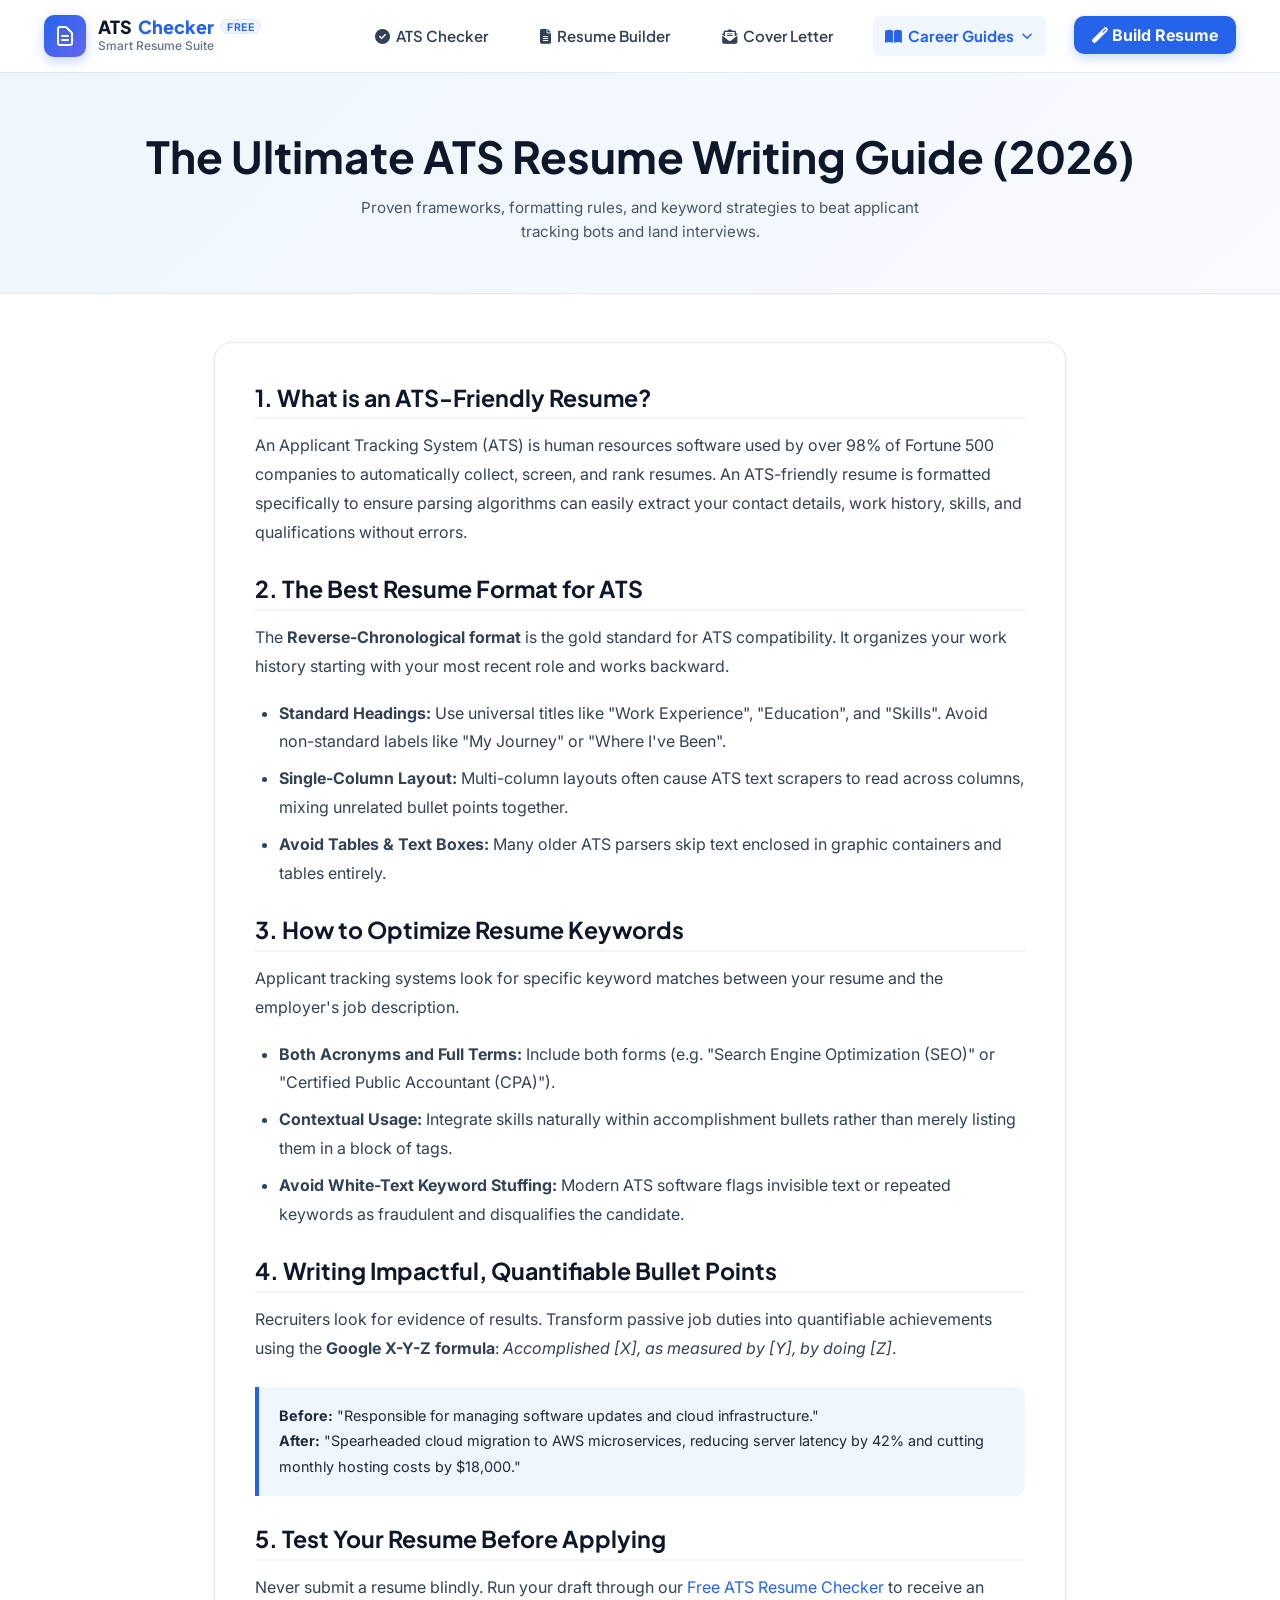
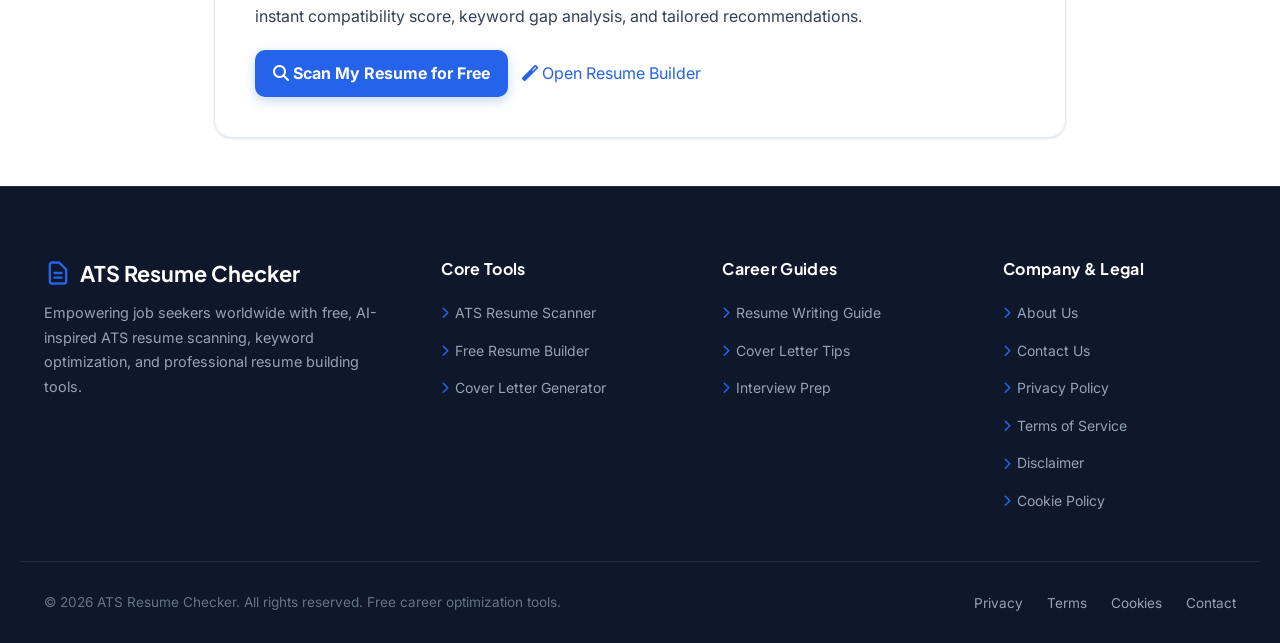
<file: resources/resume-guide.html>
<!DOCTYPE html>
<html lang="en">

<head>
  <meta charset="UTF-8" />
  <meta name="viewport" content="width=device-width, initial-scale=1.0" />
  <title>Resume Writing Guide 2026 – Create ATS-Friendly Resumes</title>
  <meta name="description"
    content="Complete step-by-step resume writing guide. Learn modern ATS formatting, keyword optimization, and recruiter-approved strategies to get hired faster." />
  <link rel="canonical" href="https://atsresumecheckers.in/resources/resume-guide.html" />

  <!-- Verification & AdSense -->
  <meta name="google-site-verification" content="XUopJJaV02Jm8nkz70vSj-H1XlRj3qzgDEBseFIgUOw" />
  <meta name="google-adsense-account" content="ca-pub-4618587510768918" />

  <!-- Fonts & Styles -->
  <link rel="stylesheet" href="https://cdnjs.cloudflare.com/ajax/libs/font-awesome/6.7.2/css/all.min.css" />
  <link rel="stylesheet" href="/style.css" />
  <link rel="icon" type="image/svg+xml" href="/resume-portfolio-svgrepo-com.svg" />

  <script type="application/ld+json">
  {
    "@context": "https://schema.org",
    "@type": "FAQPage",
    "mainEntity": [
      {
        "@type": "Question",
        "name": "What is an applicant tracking system (ATS)?",
        "acceptedAnswer": {
          "@type": "Answer",
          "text": "An applicant tracking system (ATS) is software used by employers to collect, scan, parse, and rank resumes throughout the hiring process."
        }
      },
      {
        "@type": "Question",
        "name": "What is a good ATS score for a resume?",
        "acceptedAnswer": {
          "@type": "Answer",
          "text": "A strong ATS resume score is typically 80% or higher, reflecting high keyword alignment with the job description and clean, parsable formatting."
        }
      },
      {
        "@type": "Question",
        "name": "What file format is best for ATS?",
        "acceptedAnswer": {
          "@type": "Answer",
          "text": "Both clean Word (.docx) and text-based PDF (.pdf) documents are widely supported by modern applicant tracking systems."
        }
      }
    ]
  }
  </script>
</head>

<body>
  <!-- Header -->
  <header class="site-header">
    <div class="nav-container">
      <a href="/index.html" class="brand-logo" aria-label="ATS Resume Checker Home">
        <div class="brand-icon-wrap">
          <svg fill="none" viewBox="0 0 24 24" stroke="currentColor" stroke-width="2">
            <path stroke-linecap="round" stroke-linejoin="round"
              d="M9 12h6m-6 4h6m2 5H7a2 2 0 01-2-2V5a2 2 0 012-2h5.586a1 1 0 01.707.293l5.414 5.414a1 1 0 01.293.707V19a2 2 0 01-2 2z" />
          </svg>
        </div>
        <div class="brand-text">
          <span class="brand-title">ATS <span>Checker</span> <span class="brand-badge">Free</span></span>
          <span class="brand-subtitle">Smart Resume Suite</span>
        </div>
      </a>

      <nav>
        <ul class="nav-menu">
          <li class="nav-item"><a href="/index.html" class="nav-link"><i class="fas fa-check-circle"></i> ATS Checker</a></li>
          <li class="nav-item"><a href="/resume-builder.html" class="nav-link"><i class="fas fa-file-alt"></i> Resume Builder</a></li>
          <li class="nav-item"><a href="/cover-letter.html" class="nav-link"><i class="fas fa-envelope-open-text"></i> Cover Letter</a></li>
          <li class="nav-item">
            <a href="javascript:void(0)" class="nav-link dropdown-trigger active">
              <i class="fas fa-book-open"></i> Career Guides
              <svg fill="none" viewBox="0 0 24 24" stroke="currentColor" stroke-width="2.5"><path stroke-linecap="round" stroke-linejoin="round" d="M19 9l-7 7-7-7"/></svg>
            </a>
            <ul class="nav-dropdown">
              <li><a href="/resources/resume-guide.html"><i class="fas fa-file-contract"></i> Resume Writing Guide</a></li>
              <li><a href="/resources/cover-letter-guides.html"><i class="fas fa-envelope"></i> Cover Letter Guide</a></li>
              <li><a href="/resources/interview-prepration.html"><i class="fas fa-user-tie"></i> Interview Preparation</a></li>
              <li><a href="/resources/career-tips.html"><i class="fas fa-lightbulb"></i> Career Growth Tips</a></li>
            </ul>
          </li>
          <li class="nav-item">
            <a href="/resume-builder.html" class="nav-cta-btn"><i class="fas fa-magic"></i> Build Resume</a>
          </li>
        </ul>
      </nav>

      <button class="mobile-toggle-btn" aria-label="Toggle navigation menu">&#9776;</button>
    </div>
  </header>
  <div class="mobile-overlay"></div>

  <!-- Page Hero -->
  <div class="legal-header">
    <h1>The Ultimate ATS Resume Writing Guide (2026)</h1>
    <p>Proven frameworks, formatting rules, and keyword strategies to beat applicant tracking bots and land interviews.</p>
  </div>

  <!-- Main Content -->
  <main class="legal-body-container">
    <article class="legal-card">
      <h2>1. What is an ATS-Friendly Resume?</h2>
      <p>
        An Applicant Tracking System (ATS) is human resources software used by over 98% of Fortune 500 companies to automatically collect, screen, and rank resumes. An ATS-friendly resume is formatted specifically to ensure parsing algorithms can easily extract your contact details, work history, skills, and qualifications without errors.
      </p>

      <h2>2. The Best Resume Format for ATS</h2>
      <p>
        The <strong>Reverse-Chronological format</strong> is the gold standard for ATS compatibility. It organizes your work history starting with your most recent role and works backward.
      </p>
      <ul>
        <li><strong>Standard Headings:</strong> Use universal titles like "Work Experience", "Education", and "Skills". Avoid non-standard labels like "My Journey" or "Where I've Been".</li>
        <li><strong>Single-Column Layout:</strong> Multi-column layouts often cause ATS text scrapers to read across columns, mixing unrelated bullet points together.</li>
        <li><strong>Avoid Tables &amp; Text Boxes:</strong> Many older ATS parsers skip text enclosed in graphic containers and tables entirely.</li>
      </ul>

      <h2>3. How to Optimize Resume Keywords</h2>
      <p>
        Applicant tracking systems look for specific keyword matches between your resume and the employer's job description.
      </p>
      <ul>
        <li><strong>Both Acronyms and Full Terms:</strong> Include both forms (e.g. "Search Engine Optimization (SEO)" or "Certified Public Accountant (CPA)").</li>
        <li><strong>Contextual Usage:</strong> Integrate skills naturally within accomplishment bullets rather than merely listing them in a block of tags.</li>
        <li><strong>Avoid White-Text Keyword Stuffing:</strong> Modern ATS software flags invisible text or repeated keywords as fraudulent and disqualifies the candidate.</li>
      </ul>

      <h2>4. Writing Impactful, Quantifiable Bullet Points</h2>
      <p>
        Recruiters look for evidence of results. Transform passive job duties into quantifiable achievements using the <strong>Google X-Y-Z formula</strong>: <em>Accomplished [X], as measured by [Y], by doing [Z]</em>.
      </p>
      <div class="alert-box">
        <strong>Before:</strong> "Responsible for managing software updates and cloud infrastructure."<br />
        <strong>After:</strong> "Spearheaded cloud migration to AWS microservices, reducing server latency by 42% and cutting monthly hosting costs by $18,000."
      </div>

      <h2>5. Test Your Resume Before Applying</h2>
      <p>
        Never submit a resume blindly. Run your draft through our <a href="/index.html">Free ATS Resume Checker</a> to receive an instant compatibility score, keyword gap analysis, and tailored recommendations.
      </p>
      <div style="margin-top:20px;">
        <a href="/index.html" class="nav-cta-btn" style="display:inline-block;"><i class="fas fa-search"></i> Scan My Resume for Free</a>
        <a href="/resume-builder.html" class="btn-action-tool" style="display:inline-block;margin-left:10px;"><i class="fas fa-magic"></i> Open Resume Builder</a>
      </div>
    </article>
  </main>

  <!-- Global Footer -->
  <footer class="site-footer">
    <div class="footer-top-container">
      <div class="footer-brand">
        <h2>
          <svg fill="none" viewBox="0 0 24 24" stroke="currentColor" stroke-width="2" style="width:28px;height:28px;color:#2563eb">
            <path stroke-linecap="round" stroke-linejoin="round" d="M9 12h6m-6 4h6m2 5H7a2 2 0 01-2-2V5a2 2 0 012-2h5.586a1 1 0 01.707.293l5.414 5.414a1 1 0 01.293.707V19a2 2 0 01-2 2z"/>
          </svg>
          ATS Resume Checker
        </h2>
        <p>Empowering job seekers worldwide with free, AI-inspired ATS resume scanning, keyword optimization, and professional resume building tools.</p>
      </div>

      <div class="footer-col">
        <h3>Core Tools</h3>
        <ul class="footer-links-list">
          <li><a href="/index.html"><i class="fas fa-chevron-right"></i> ATS Resume Scanner</a></li>
          <li><a href="/resume-builder.html"><i class="fas fa-chevron-right"></i> Free Resume Builder</a></li>
          <li><a href="/cover-letter.html"><i class="fas fa-chevron-right"></i> Cover Letter Generator</a></li>
        </ul>
      </div>

      <div class="footer-col">
        <h3>Career Guides</h3>
        <ul class="footer-links-list">
          <li><a href="/resources/resume-guide.html"><i class="fas fa-chevron-right"></i> Resume Writing Guide</a></li>
          <li><a href="/resources/cover-letter-guides.html"><i class="fas fa-chevron-right"></i> Cover Letter Tips</a></li>
          <li><a href="/resources/interview-prepration.html"><i class="fas fa-chevron-right"></i> Interview Prep</a></li>
        </ul>
      </div>

      <div class="footer-col">
        <h3>Company &amp; Legal</h3>
        <ul class="footer-links-list">
          <li><a href="/about-us.html"><i class="fas fa-chevron-right"></i> About Us</a></li>
          <li><a href="/contact-us.html"><i class="fas fa-chevron-right"></i> Contact Us</a></li>
          <li><a href="/privacy-policy.html"><i class="fas fa-chevron-right"></i> Privacy Policy</a></li>
          <li><a href="/terms-of-service.html"><i class="fas fa-chevron-right"></i> Terms of Service</a></li>
          <li><a href="/disclaimer.html"><i class="fas fa-chevron-right"></i> Disclaimer</a></li>
          <li><a href="/cookie-policy.html"><i class="fas fa-chevron-right"></i> Cookie Policy</a></li>
        </ul>
      </div>
    </div>

    <div class="footer-bottom-container">
      <div class="footer-copyright">
        &copy; 2026 ATS Resume Checker. All rights reserved. Free career optimization tools.
      </div>
      <ul class="footer-legal-inline">
        <li><a href="/privacy-policy.html">Privacy</a></li>
        <li><a href="/terms-of-service.html">Terms</a></li>
        <li><a href="/cookie-policy.html">Cookies</a></li>
        <li><a href="/contact-us.html">Contact</a></li>
      </ul>
    </div>
  </footer>

  <script src="/app.js"></script>
</body>

</html>
</file>
<file: style.css>
/* ===================================================================
   ATS Resume Checker & Career Suite - Modern Design System 2026
   =================================================================== */

@import url('https://fonts.googleapis.com/css2?family=Plus+Jakarta+Sans:wght@300;400;500;600;700;800&family=Inter:wght@300;400;500;600;700&display=swap');

:root {
  /* Brand Colors */
  --primary: #2563eb;
  --primary-hover: #1d4ed8;
  --primary-dark: #1e40af;
  --primary-light: #eff6ff;
  --primary-mid: #dbeafe;
  --primary-glow: rgba(37, 99, 235, 0.25);

  /* Accent Colors */
  --accent: #6366f1;
  --accent-light: #eef2ff;
  --success: #16a34a;
  --success-light: #f0fdf4;
  --success-border: #bbf7d0;
  --warning: #d97706;
  --warning-light: #fffbeb;
  --warning-border: #fde68a;
  --danger: #dc2626;
  --danger-light: #fef2f2;
  --danger-border: #fecaca;

  /* Neutrals */
  --gray-900: #0f172a;
  --gray-800: #1e293b;
  --gray-700: #334155;
  --gray-600: #475569;
  --gray-500: #64748b;
  --gray-400: #94a3b8;
  --gray-300: #cbd5e1;
  --gray-200: #e2e8f0;
  --gray-100: #f1f5f9;
  --gray-50: #f8fafc;
  --white: #ffffff;

  /* Typography */
  --font-heading: 'Plus Jakarta Sans', -apple-system, BlinkMacSystemFont, 'Segoe UI', Roboto, sans-serif;
  --font-body: 'Inter', -apple-system, BlinkMacSystemFont, 'Segoe UI', Roboto, sans-serif;

  /* Elevations & Shadows */
  --shadow-xs: 0 1px 2px rgba(15, 23, 42, 0.05);
  --shadow-sm: 0 1px 3px rgba(15, 23, 42, 0.08), 0 1px 2px rgba(15, 23, 42, 0.04);
  --shadow-md: 0 4px 12px rgba(15, 23, 42, 0.08), 0 2px 4px rgba(15, 23, 42, 0.04);
  --shadow-lg: 0 12px 28px rgba(15, 23, 42, 0.10), 0 4px 10px rgba(15, 23, 42, 0.05);
  --shadow-xl: 0 20px 40px rgba(15, 23, 42, 0.12), 0 8px 16px rgba(15, 23, 42, 0.06);
  --shadow-colored: 0 10px 30px rgba(37, 99, 235, 0.18);

  /* Radii */
  --radius-sm: 6px;
  --radius-md: 10px;
  --radius-lg: 14px;
  --radius-xl: 18px;
  --radius-2xl: 24px;
  --radius-full: 9999px;

  /* Transitions */
  --transition-fast: 0.15s cubic-bezier(0.4, 0, 0.2, 1);
  --transition-normal: 0.25s cubic-bezier(0.4, 0, 0.2, 1);
  --transition-smooth: 0.35s cubic-bezier(0.16, 1, 0.3, 1);
}

/* Base Reset */
*, *::before, *::after {
  box-sizing: border-box;
  margin: 0;
  padding: 0;
}

html {
  font-size: 16px;
  scroll-behavior: smooth;
  -webkit-font-smoothing: antialiased;
  -moz-osx-font-smoothing: grayscale;
  overflow-x: hidden;
  max-width: 100%;
}

body {
  font-family: var(--font-body);
  background-color: var(--white);
  color: var(--gray-800);
  line-height: 1.6;
  min-height: 100vh;
  display: flex;
  flex-direction: column;
  overflow-x: hidden;
  max-width: 100%;
  position: relative;
}

h1, h2, h3, h4, h5, h6 {
  font-family: var(--font-heading);
  color: var(--gray-900);
  font-weight: 700;
  line-height: 1.25;
}

a {
  color: var(--primary);
  text-decoration: none;
  transition: color var(--transition-fast);
}

a:hover {
  color: var(--primary-hover);
}

img, svg {
  vertical-align: middle;
}

button, input, textarea, select {
  font-family: inherit;
  font-size: inherit;
}

/* Accessibility Utility: Screen Reader Only */
.sr-only {
  position: absolute;
  width: 1px;
  height: 1px;
  padding: 0;
  margin: -1px;
  overflow: hidden;
  clip: rect(0, 0, 0, 0);
  white-space: nowrap;
  border: 0;
}

/* ===================================================================
   Navigation Bar
   =================================================================== */
header.site-header {
  position: sticky;
  top: 0;
  z-index: 1000;
  background: rgba(255, 255, 255, 0.94);
  backdrop-filter: blur(12px);
  -webkit-backdrop-filter: blur(12px);
  border-bottom: 1px solid var(--gray-200);
  transition: all var(--transition-normal);
}

header.site-header.scrolled {
  box-shadow: var(--shadow-sm);
  background: rgba(255, 255, 255, 0.98);
}

.nav-container {
  max-width: 1240px;
  margin: 0 auto;
  padding: 0 1.5rem;
  height: 72px;
  display: flex;
  align-items: center;
  justify-content: space-between;
}

.brand-logo {
  display: flex;
  align-items: center;
  gap: 12px;
  text-decoration: none;
}

.brand-icon-wrap {
  width: 42px;
  height: 42px;
  border-radius: var(--radius-md);
  background: linear-gradient(135deg, var(--primary), var(--accent));
  display: flex;
  align-items: center;
  justify-content: center;
  color: var(--white);
  box-shadow: 0 4px 12px rgba(37, 99, 235, 0.28);
  transition: transform var(--transition-fast);
}

.brand-logo:hover .brand-icon-wrap {
  transform: scale(1.05) rotate(-2deg);
}

.brand-icon-wrap svg {
  width: 24px;
  height: 24px;
}

.brand-text {
  display: flex;
  flex-direction: column;
}

.brand-title {
  font-family: var(--font-heading);
  font-size: 1.125rem;
  font-weight: 800;
  color: var(--gray-900);
  line-height: 1.1;
  display: flex;
  align-items: center;
  gap: 6px;
}

.brand-title span {
  color: var(--primary);
}

.brand-badge {
  font-size: 0.65rem;
  font-weight: 700;
  background: var(--primary-light);
  color: var(--primary);
  border: 1px solid var(--primary-mid);
  padding: 1px 6px;
  border-radius: var(--radius-full);
  text-transform: uppercase;
  letter-spacing: 0.05em;
}

.brand-subtitle {
  font-size: 0.75rem;
  color: var(--gray-500);
  font-weight: 500;
}

.nav-menu {
  display: flex;
  align-items: center;
  gap: 1.75rem;
  list-style: none;
}

.nav-item {
  position: relative;
}

.nav-link {
  font-family: var(--font-heading);
  font-size: 0.9375rem;
  font-weight: 600;
  color: var(--gray-700);
  padding: 8px 12px;
  border-radius: var(--radius-sm);
  display: inline-flex;
  align-items: center;
  gap: 6px;
  transition: all var(--transition-fast);
}

.nav-link:hover, .nav-link.active {
  color: var(--primary);
  background-color: var(--primary-light);
}

.nav-link.active {
  font-weight: 700;
}

/* Dropdown */
.dropdown-trigger {
  cursor: pointer;
}

.dropdown-trigger svg {
  width: 14px;
  height: 14px;
  transition: transform var(--transition-fast);
}

.nav-item:hover .dropdown-trigger svg {
  transform: rotate(180deg);
}

.nav-dropdown {
  position: absolute;
  top: 100%;
  right: 0;
  margin-top: 8px;
  background: var(--white);
  border: 1px solid var(--gray-200);
  border-radius: var(--radius-lg);
  box-shadow: var(--shadow-lg);
  padding: 8px;
  min-width: 230px;
  list-style: none;
  opacity: 0;
  visibility: hidden;
  transform: translateY(10px);
  transition: all var(--transition-normal);
  z-index: 1001;
}

.nav-item:hover .nav-dropdown,
.nav-dropdown:hover {
  opacity: 1;
  visibility: visible;
  transform: translateY(0);
}

.nav-dropdown li a {
  display: flex;
  align-items: center;
  gap: 10px;
  padding: 10px 14px;
  font-size: 0.875rem;
  font-weight: 600;
  color: var(--gray-700);
  border-radius: var(--radius-md);
  transition: all var(--transition-fast);
}

.nav-dropdown li a i {
  color: var(--primary);
  font-size: 0.875rem;
  width: 16px;
  text-align: center;
}

.nav-dropdown li a:hover {
  background: var(--primary-light);
  color: var(--primary);
  transform: translateX(3px);
}

.nav-cta-btn {
  background: var(--primary);
  color: var(--white) !important;
  font-weight: 700;
  padding: 9px 18px;
  border-radius: var(--radius-md);
  box-shadow: 0 4px 12px rgba(37, 99, 235, 0.25);
  transition: all var(--transition-fast);
}

.nav-cta-btn:hover {
  background: var(--primary-hover) !important;
  transform: translateY(-2px);
  box-shadow: 0 6px 16px rgba(37, 99, 235, 0.35);
}

/* Mobile Toggle */
.mobile-toggle-btn {
  display: none;
  background: none;
  border: none;
  font-size: 1.5rem;
  color: var(--gray-800);
  cursor: pointer;
  padding: 6px;
  border-radius: var(--radius-sm);
}

.mobile-overlay {
  display: none;
  position: fixed;
  inset: 0;
  background: rgba(15, 23, 42, 0.65);
  z-index: 9998;
  opacity: 0;
  transition: opacity var(--transition-normal);
  -webkit-tap-highlight-color: transparent;
}

.mobile-overlay.active {
  display: block;
  opacity: 1;
}

/* ===================================================================
   Hero Section & Visual Aesthetics
   =================================================================== */
.hero-wrapper {
  background: radial-gradient(circle at 10% 20%, rgba(219, 234, 254, 0.45) 0%, rgba(240, 249, 255, 0.25) 45%, rgba(255, 255, 255, 1) 90%);
  padding: 3rem 1.5rem 2.25rem;
  border-bottom: 1px solid var(--gray-200);
  position: relative;
  overflow: hidden;
}

.hero-wrapper::before {
  content: '';
  position: absolute;
  top: -120px;
  right: -80px;
  width: 480px;
  height: 480px;
  border-radius: 50%;
  background: radial-gradient(circle, rgba(99, 102, 241, 0.08) 0%, rgba(255, 255, 255, 0) 70%);
  pointer-events: none;
}

.hero-grid {
  max-width: 1200px;
  margin: 0 auto;
  display: grid;
  grid-template-columns: 1fr 430px;
  gap: 2.5rem;
  align-items: start;
}

.hero-content {
  display: flex;
  flex-direction: column;
}

.hero-pill-badge {
  display: inline-flex;
  align-items: center;
  gap: 8px;
  background: var(--white);
  border: 1px solid var(--primary-mid);
  padding: 5px 12px;
  border-radius: var(--radius-full);
  font-size: 0.78rem;
  font-weight: 700;
  color: var(--primary);
  width: fit-content;
  margin-bottom: 1rem;
  box-shadow: var(--shadow-xs);
  animation: floatBadge 4s ease-in-out infinite;
}

@keyframes floatBadge {
  0%, 100% { transform: translateY(0); }
  50% { transform: translateY(-3px); }
}

.hero-pill-badge .pulse-dot {
  width: 8px;
  height: 8px;
  background: var(--primary);
  border-radius: 50%;
  position: relative;
}

.hero-pill-badge .pulse-dot::after {
  content: '';
  position: absolute;
  inset: -3px;
  border-radius: 50%;
  border: 2px solid var(--primary);
  animation: pingDot 2s cubic-bezier(0, 0, 0.2, 1) infinite;
}

@keyframes pingDot {
  0% { transform: scale(0.9); opacity: 1; }
  75%, 100% { transform: scale(2.2); opacity: 0; }
}

.hero-title {
  font-size: clamp(1.85rem, 3.2vw, 2.75rem);
  font-weight: 800;
  color: var(--gray-900);
  letter-spacing: -0.03em;
  line-height: 1.15;
  margin-bottom: 1rem;
}

.hero-title .gradient-text {
  background: linear-gradient(135deg, var(--primary) 0%, var(--accent) 100%);
  -webkit-background-clip: text;
  -webkit-text-fill-color: transparent;
  display: inline-block;
}

.hero-description {
  font-size: 1.05rem;
  color: var(--gray-600);
  margin-bottom: 1.5rem;
  line-height: 1.65;
  max-width: 560px;
}

.hero-proof-list {
  display: flex;
  flex-direction: column;
  gap: 0.65rem;
  margin-bottom: 1.75rem;
}

.hero-proof-item {
  display: flex;
  align-items: center;
  gap: 10px;
  font-size: 0.92rem;
  font-weight: 600;
  color: var(--gray-700);
}

.hero-proof-icon {
  width: 20px;
  height: 20px;
  border-radius: 50%;
  background: var(--success-light);
  color: var(--success);
  display: flex;
  align-items: center;
  justify-content: center;
  flex-shrink: 0;
}

.hero-proof-icon svg {
  width: 13px;
  height: 13px;
}

.hero-stats-row {
  display: grid;
  grid-template-columns: repeat(3, 1fr);
  gap: 1.25rem;
  padding-top: 1.25rem;
  border-top: 1px solid var(--gray-200);
}

.hero-stat-card strong {
  display: block;
  font-size: 1.6rem;
  font-weight: 800;
  color: var(--primary);
  font-family: var(--font-heading);
  line-height: 1.1;
}

.hero-stat-card span {
  font-size: 0.78rem;
  color: var(--gray-500);
  font-weight: 500;
}

/* ===================================================================
   ATS Scanner Tool Card
   =================================================================== */
.tool-card {
  background: var(--white);
  border: 1px solid var(--gray-200);
  border-radius: var(--radius-xl);
  box-shadow: var(--shadow-lg);
  overflow: hidden;
  transition: transform var(--transition-normal), box-shadow var(--transition-normal);
  position: relative;
  max-width: 430px;
  width: 100%;
}

.tool-card-header {
  background: linear-gradient(135deg, var(--primary) 0%, var(--primary-dark) 100%);
  padding: 0.85rem 1.25rem;
  display: flex;
  align-items: center;
  gap: 0.75rem;
  color: var(--white);
}

.tool-icon-circle {
  width: 36px;
  height: 36px;
  border-radius: var(--radius-md);
  background: rgba(255, 255, 255, 0.18);
  display: flex;
  align-items: center;
  justify-content: center;
  flex-shrink: 0;
}

.tool-icon-circle svg {
  width: 20px;
  height: 20px;
}

.tool-card-header h2 {
  font-size: 0.975rem;
  color: var(--white);
  margin-bottom: 1px;
}

.tool-card-header p {
  font-size: 0.75rem;
  color: rgba(255, 255, 255, 0.85);
}

/* Progress Step Breadcrumbs */
.tool-steps-bar {
  display: flex;
  align-items: center;
  padding: 0.55rem 1.125rem;
  background: var(--gray-50);
  border-bottom: 1px solid var(--gray-200);
}

.step-indicator {
  display: flex;
  align-items: center;
  gap: 5px;
  font-size: 0.75rem;
  font-weight: 600;
  color: var(--gray-400);
  transition: color var(--transition-fast);
}

.step-indicator .step-num {
  width: 18px;
  height: 18px;
  border-radius: 50%;
  border: 1.5px solid currentColor;
  display: flex;
  align-items: center;
  justify-content: center;
  font-size: 0.65rem;
  font-weight: 800;
}

.step-indicator.active {
  color: var(--primary);
}

.step-indicator.active .step-num {
  background: var(--primary);
  color: var(--white);
  border-color: var(--primary);
}

.step-indicator.done {
  color: var(--success);
}

.step-indicator.done .step-num {
  background: var(--success);
  color: var(--white);
  border-color: var(--success);
}

.step-divider {
  flex: 1;
  height: 1.5px;
  background: var(--gray-200);
  margin: 0 8px;
  transition: background var(--transition-normal);
}

.step-divider.done {
  background: var(--success);
}

/* Tabs */
.tool-tabs {
  display: flex;
  border-bottom: 1px solid var(--gray-200);
  background: var(--gray-50);
}

.tool-tab-btn {
  flex: 1;
  padding: 0.65rem 0.75rem;
  border: none;
  background: transparent;
  border-bottom: 2px solid transparent;
  font-size: 0.8rem;
  font-weight: 600;
  color: var(--gray-600);
  cursor: pointer;
  display: flex;
  align-items: center;
  justify-content: center;
  gap: 6px;
  transition: all var(--transition-fast);
}

.tool-tab-btn svg {
  width: 14px;
  height: 14px;
}

.tool-tab-btn:hover {
  color: var(--primary);
  background: rgba(37, 99, 235, 0.04);
}

.tool-tab-btn.active {
  color: var(--primary);
  background: var(--white);
  border-bottom-color: var(--primary);
  font-weight: 700;
}

.tool-pane {
  display: none;
  padding: 1rem 1.125rem;
}

.tool-pane.active {
  display: block;
}

/* Upload Zone */
.upload-dropzone {
  border: 1.5px dashed var(--gray-300);
  border-radius: var(--radius-lg);
  padding: 1.25rem 1rem;
  background: var(--gray-50);
  text-align: center;
  cursor: pointer;
  position: relative;
  transition: all var(--transition-normal);
}

.upload-dropzone:hover, .upload-dropzone.drag-active {
  border-color: var(--primary);
  background: var(--primary-light);
  transform: scale(1.006);
}

.upload-dropzone input[type="file"] {
  position: absolute;
  inset: 0;
  width: 100%;
  height: 100%;
  opacity: 0;
  cursor: pointer;
}

.upload-icon-box {
  width: 42px;
  height: 42px;
  border-radius: var(--radius-md);
  background: var(--primary-light);
  color: var(--primary);
  display: flex;
  align-items: center;
  justify-content: center;
  margin: 0 auto 0.65rem;
  transition: transform var(--transition-fast);
}

.upload-dropzone:hover .upload-icon-box {
  transform: translateY(-2px);
  background: var(--primary-mid);
}

.upload-icon-box svg {
  width: 22px;
  height: 22px;
}

.upload-dropzone h3 {
  font-size: 0.925rem;
  color: var(--gray-900);
  margin-bottom: 2px;
}

.upload-dropzone p {
  font-size: 0.78rem;
  color: var(--gray-500);
  margin-bottom: 0.65rem;
}

.upload-badges {
  display: flex;
  justify-content: center;
  gap: 5px;
  flex-wrap: wrap;
}

.upload-badge {
  background: var(--white);
  border: 1px solid var(--gray-300);
  border-radius: var(--radius-sm);
  padding: 1px 7px;
  font-size: 0.7rem;
  font-weight: 700;
  color: var(--gray-600);
}

.file-status-pill {
  display: none;
  align-items: center;
  gap: 6px;
  background: var(--success-light);
  border: 1px solid var(--success-border);
  color: var(--success);
  padding: 6px 12px;
  border-radius: var(--radius-md);
  font-size: 0.8rem;
  font-weight: 600;
  margin-top: 0.75rem;
}

.file-status-pill svg {
  width: 15px;
  height: 15px;
  flex-shrink: 0;
}

/* Sample resumes buttons */
.sample-resumes-wrapper {
  margin-top: 0.85rem;
  padding: 6px 10px;
  background: var(--gray-100);
  border-radius: var(--radius-md);
  display: flex;
  align-items: center;
  justify-content: space-between;
  flex-wrap: wrap;
  gap: 6px;
}

.sample-resumes-label {
  font-size: 0.7rem;
  font-weight: 700;
  color: var(--gray-600);
  text-transform: uppercase;
  letter-spacing: 0.05em;
}

.sample-resumes-btns {
  display: flex;
  gap: 5px;
  flex-wrap: wrap;
}

.sample-btn {
  background: var(--white);
  border: 1px solid var(--gray-300);
  border-radius: var(--radius-full);
  padding: 3px 8px;
  font-size: 0.72rem;
  font-weight: 600;
  color: var(--gray-700);
  cursor: pointer;
  transition: all var(--transition-fast);
}

.sample-btn:hover {
  border-color: var(--primary);
  color: var(--primary);
  background: var(--primary-light);
}

/* Textarea input */
.resume-textarea {
  width: 100%;
  height: 130px;
  border: 1.5px solid var(--gray-300);
  border-radius: var(--radius-md);
  padding: 0.75rem;
  font-size: 0.8125rem;
  color: var(--gray-800);
  background: var(--gray-50);
  line-height: 1.5;
  resize: vertical;
  transition: border-color var(--transition-fast), background var(--transition-fast);
}

.resume-textarea:focus {
  outline: none;
  border-color: var(--primary);
  background: var(--white);
  box-shadow: 0 0 0 3px rgba(37, 99, 235, 0.1);
}

/* Job Description section */
.jd-wrapper {
  padding: 0 1.125rem 0.85rem;
}

.jd-header {
  display: flex;
  align-items: center;
  justify-content: space-between;
  margin-bottom: 0.4rem;
}

.jd-label {
  font-size: 0.8rem;
  font-weight: 700;
  color: var(--gray-800);
  display: flex;
  align-items: center;
  gap: 6px;
}

.optional-tag {
  font-size: 0.65rem;
  font-weight: 700;
  background: var(--warning-light);
  color: var(--warning);
  border: 1px solid var(--warning-border);
  border-radius: var(--radius-sm);
  padding: 1px 6px;
  text-transform: uppercase;
}

.jd-textarea {
  width: 100%;
  height: 65px;
  border: 1.5px solid var(--gray-300);
  border-radius: var(--radius-md);
  padding: 0.5rem 0.75rem;
  font-size: 0.8rem;
  color: var(--gray-800);
  background: var(--gray-50);
  resize: vertical;
  transition: all var(--transition-fast);
}

.jd-textarea:focus {
  outline: none;
  border-color: var(--primary);
  background: var(--white);
  box-shadow: 0 0 0 3px rgba(37, 99, 235, 0.1);
}

.jd-hint {
  font-size: 0.72rem;
  color: var(--gray-500);
  margin-top: 3px;
}

/* Action Button */
.tool-action-area {
  padding: 0.85rem 1.125rem;
  background: var(--gray-50);
  border-top: 1px solid var(--gray-200);
}

.scan-submit-btn {
  width: 100%;
  background: var(--primary);
  color: var(--white);
  border: none;
  border-radius: var(--radius-md);
  padding: 11px 18px;
  font-size: 0.9rem;
  font-weight: 700;
  cursor: pointer;
  display: flex;
  align-items: center;
  justify-content: center;
  gap: 8px;
  box-shadow: 0 4px 12px rgba(37, 99, 235, 0.25);
  transition: all var(--transition-fast);
}

.scan-submit-btn:hover:not(:disabled) {
  background: var(--primary-hover);
  transform: translateY(-1px);
  box-shadow: 0 6px 16px rgba(37, 99, 235, 0.35);
}

.scan-submit-btn:disabled {
  background: var(--gray-400);
  cursor: not-allowed;
  transform: none;
  box-shadow: none;
}

.scan-submit-btn svg {
  width: 18px;
  height: 18px;
}

.scan-footer-note {
  text-align: center;
  font-size: 0.72rem;
  color: var(--gray-500);
  margin-top: 0.4rem;
}

/* ===================================================================
   Analysis Loading & Results
   =================================================================== */
.results-container {
  display: none;
  padding: 1.5rem;
  animation: fadeIn 0.4s ease;
}

.results-container.show {
  display: block;
}

@keyframes fadeIn {
  from { opacity: 0; transform: translateY(8px); }
  to { opacity: 1; transform: translateY(0); }
}

/* Loader Screen */
.scanner-loader {
  padding: 3rem 1rem;
  text-align: center;
}

.loader-spinner {
  width: 52px;
  height: 52px;
  border: 4px solid var(--gray-200);
  border-top-color: var(--primary);
  border-radius: 50%;
  animation: spin 0.8s linear infinite;
  margin: 0 auto 1.25rem;
}

@keyframes spin {
  to { transform: rotate(360deg); }
}

.scanner-loader h4 {
  font-size: 1.15rem;
  color: var(--gray-900);
  margin-bottom: 1.25rem;
}

.loader-checklist {
  display: flex;
  flex-direction: column;
  gap: 0.625rem;
  max-width: 300px;
  margin: 0 auto;
  text-align: left;
}

.check-step {
  display: flex;
  align-items: center;
  gap: 8px;
  font-size: 0.85rem;
  color: var(--gray-400);
  transition: all var(--transition-normal);
}

.check-step-dot {
  width: 8px;
  height: 8px;
  border-radius: 50%;
  background: var(--gray-300);
  flex-shrink: 0;
  transition: all var(--transition-normal);
}

.check-step.done {
  color: var(--gray-700);
  font-weight: 600;
}

.check-step.done .check-step-dot {
  background: var(--success);
  transform: scale(1.3);
}

/* Results Content */
.overall-score-banner {
  background: linear-gradient(135deg, #1e3a8a 0%, #2563eb 60%, #3b82f6 100%);
  border-radius: var(--radius-xl);
  padding: 1.5rem;
  color: var(--white);
  display: flex;
  align-items: center;
  gap: 1.5rem;
  margin-bottom: 1.5rem;
  box-shadow: 0 8px 24px rgba(37, 99, 235, 0.25);
  position: relative;
  overflow: hidden;
}

.overall-score-banner::after {
  content: '';
  position: absolute;
  top: -30px;
  right: -30px;
  width: 140px;
  height: 140px;
  border-radius: 50%;
  background: rgba(255, 255, 255, 0.08);
}

.score-circular-gauge {
  position: relative;
  width: 104px;
  height: 104px;
  flex-shrink: 0;
}

.score-circular-gauge svg {
  transform: rotate(-90deg);
}

.score-gauge-content {
  position: absolute;
  inset: 0;
  display: flex;
  flex-direction: column;
  align-items: center;
  justify-content: center;
}

.score-big-num {
  font-size: 2rem;
  font-weight: 800;
  line-height: 1;
  font-family: var(--font-heading);
}

.score-max-denom {
  font-size: 0.65rem;
  font-weight: 700;
  opacity: 0.8;
  letter-spacing: 0.05em;
  text-transform: uppercase;
}

.score-banner-text {
  flex: 1;
}

.grade-tag {
  display: inline-block;
  padding: 3px 12px;
  border-radius: var(--radius-full);
  font-size: 0.75rem;
  font-weight: 800;
  letter-spacing: 0.05em;
  text-transform: uppercase;
  margin-bottom: 0.5rem;
}

.score-banner-text h3 {
  font-size: 1.15rem;
  color: var(--white);
  margin-bottom: 0.35rem;
}

.score-banner-text p {
  font-size: 0.85rem;
  opacity: 0.9;
  line-height: 1.5;
}

/* Category Breakdown Grid */
.breakdown-section-title {
  font-size: 0.78rem;
  font-weight: 800;
  letter-spacing: 0.08em;
  text-transform: uppercase;
  color: var(--gray-500);
  margin: 1.5rem 0 0.875rem;
  display: flex;
  align-items: center;
  gap: 10px;
}

.breakdown-section-title::after {
  content: '';
  flex: 1;
  height: 1px;
  background: var(--gray-200);
}

.category-breakdown-grid {
  display: grid;
  grid-template-columns: repeat(auto-fit, minmax(140px, 1fr));
  gap: 10px;
  margin-bottom: 1.5rem;
}

.category-card {
  background: var(--white);
  border: 1px solid var(--gray-200);
  border-radius: var(--radius-md);
  padding: 0.875rem 1rem;
  transition: transform var(--transition-fast), box-shadow var(--transition-fast);
}

.category-card:hover {
  transform: translateY(-2px);
  box-shadow: var(--shadow-sm);
}

.category-card-top {
  display: flex;
  justify-content: space-between;
  align-items: baseline;
  margin-bottom: 0.5rem;
}

.category-name {
  font-size: 0.78rem;
  font-weight: 600;
  color: var(--gray-600);
}

.category-value {
  font-size: 1.05rem;
  font-weight: 800;
  font-family: var(--font-heading);
}

.progress-track {
  height: 6px;
  background: var(--gray-200);
  border-radius: var(--radius-full);
  overflow: hidden;
}

.progress-fill {
  height: 100%;
  border-radius: var(--radius-full);
  transition: width 1s cubic-bezier(0.16, 1, 0.3, 1);
}

/* Keyword Matrix */
.keyword-box {
  background: var(--gray-50);
  border: 1px solid var(--gray-200);
  border-radius: var(--radius-lg);
  padding: 1.25rem;
  margin-bottom: 1.5rem;
}

.keyword-legend {
  display: flex;
  gap: 1rem;
  flex-wrap: wrap;
  margin-bottom: 0.875rem;
}

.kw-legend-item {
  display: flex;
  align-items: center;
  gap: 6px;
  font-size: 0.78rem;
  font-weight: 600;
  color: var(--gray-600);
}

.kw-legend-dot {
  width: 8px;
  height: 8px;
  border-radius: 50%;
}

.kw-group-block {
  margin-bottom: 1rem;
}

.kw-group-label {
  font-size: 0.72rem;
  font-weight: 700;
  text-transform: uppercase;
  letter-spacing: 0.05em;
  color: var(--gray-500);
  margin-bottom: 0.4rem;
}

.kw-chips-flex {
  display: flex;
  flex-wrap: wrap;
  gap: 6px;
}

.kw-chip {
  display: inline-flex;
  align-items: center;
  padding: 4px 10px;
  border-radius: var(--radius-full);
  font-size: 0.78rem;
  font-weight: 600;
  border: 1px solid transparent;
}

.kw-chip.found {
  background: var(--success-light);
  color: #166534;
  border-color: var(--success-border);
}

.kw-chip.missing {
  background: var(--danger-light);
  color: #991b1b;
  border-color: var(--danger-border);
}

.kw-chip.suggested {
  background: var(--warning-light);
  color: #92400e;
  border-color: var(--warning-border);
}

/* Suggestions List */
.suggestions-list {
  display: flex;
  flex-direction: column;
  gap: 0.75rem;
  margin-bottom: 1.5rem;
}

.suggestion-item {
  display: flex;
  gap: 12px;
  padding: 0.875rem 1rem;
  background: var(--white);
  border: 1px solid var(--gray-200);
  border-left-width: 4px;
  border-radius: var(--radius-md);
  transition: transform var(--transition-fast);
}

.suggestion-item:hover {
  transform: translateX(2px);
}

.suggestion-item.error { border-left-color: var(--danger); }
.suggestion-item.warn { border-left-color: var(--warning); }
.suggestion-item.info { border-left-color: var(--primary); }
.suggestion-item.ok { border-left-color: var(--success); }

.suggestion-icon-wrap {
  width: 28px;
  height: 28px;
  border-radius: var(--radius-sm);
  display: flex;
  align-items: center;
  justify-content: center;
  flex-shrink: 0;
}

.suggestion-item.error .suggestion-icon-wrap { background: var(--danger-light); color: var(--danger); }
.suggestion-item.warn .suggestion-icon-wrap { background: var(--warning-light); color: var(--warning); }
.suggestion-item.info .suggestion-icon-wrap { background: var(--primary-light); color: var(--primary); }
.suggestion-item.ok .suggestion-icon-wrap { background: var(--success-light); color: var(--success); }

.suggestion-icon-wrap svg {
  width: 16px;
  height: 16px;
}

.suggestion-body strong {
  display: block;
  font-size: 0.875rem;
  color: var(--gray-900);
  margin-bottom: 2px;
}

.suggestion-body p {
  font-size: 0.8rem;
  color: var(--gray-600);
  line-height: 1.5;
}

/* Results action buttons */
.results-actions-row {
  display: flex;
  gap: 10px;
  flex-wrap: wrap;
}

.results-action-btn {
  flex: 1;
  min-width: 140px;
  padding: 12px 18px;
  border-radius: var(--radius-md);
  font-size: 0.875rem;
  font-weight: 700;
  cursor: pointer;
  display: flex;
  align-items: center;
  justify-content: center;
  gap: 8px;
  transition: all var(--transition-fast);
}

.results-action-btn.secondary {
  background: var(--white);
  border: 1.5px solid var(--gray-300);
  color: var(--gray-700);
}

.results-action-btn.secondary:hover {
  background: var(--gray-100);
  border-color: var(--gray-400);
}

.results-action-btn.primary {
  background: var(--primary);
  border: 1.5px solid var(--primary);
  color: var(--white);
}

.results-action-btn.primary:hover {
  background: var(--primary-hover);
  border-color: var(--primary-hover);
}

/* ===================================================================
   Feature & Information Sections
   =================================================================== */
.content-section {
  padding: 5rem 1.5rem;
}

.content-section.alt-bg {
  background-color: var(--gray-50);
  border-top: 1px solid var(--gray-200);
  border-bottom: 1px solid var(--gray-200);
}

.section-container {
  max-width: 1240px;
  margin: 0 auto;
}

.section-header-centered {
  text-align: center;
  max-width: 700px;
  margin: 0 auto 3.5rem;
}

.section-tag {
  font-size: 0.8125rem;
  font-weight: 800;
  color: var(--primary);
  letter-spacing: 0.08em;
  text-transform: uppercase;
  margin-bottom: 0.75rem;
}

.section-title {
  font-size: clamp(1.75rem, 3.5vw, 2.5rem);
  font-weight: 800;
  color: var(--gray-900);
  margin-bottom: 1rem;
}

.section-subtitle {
  font-size: 1.05rem;
  color: var(--gray-600);
  line-height: 1.7;
}

/* Check categories grid */
.features-grid {
  display: grid;
  grid-template-columns: repeat(auto-fit, minmax(320px, 1fr));
  gap: 2rem;
}

.feature-box {
  background: var(--white);
  border: 1px solid var(--gray-200);
  border-radius: var(--radius-xl);
  padding: 2rem;
  box-shadow: var(--shadow-sm);
  transition: all var(--transition-normal);
}

.feature-box:hover {
  transform: translateY(-4px);
  box-shadow: var(--shadow-md);
  border-color: var(--primary-mid);
}

.feature-icon-box {
  width: 52px;
  height: 52px;
  border-radius: var(--radius-lg);
  display: flex;
  align-items: center;
  justify-content: center;
  margin-bottom: 1.25rem;
}

.feature-icon-box.blue { background: var(--primary-light); color: var(--primary); }
.feature-icon-box.green { background: var(--success-light); color: var(--success); }
.feature-icon-box.purple { background: var(--accent-light); color: var(--accent); }

.feature-icon-box svg {
  width: 26px;
  height: 26px;
}

.feature-box h3 {
  font-size: 1.2rem;
  margin-bottom: 1rem;
}

.feature-checklist {
  list-style: none;
  display: flex;
  flex-direction: column;
  gap: 0.625rem;
}

.feature-checklist li {
  display: flex;
  align-items: flex-start;
  gap: 8px;
  font-size: 0.875rem;
  color: var(--gray-600);
}

.feature-checklist li::before {
  content: '✓';
  color: var(--success);
  font-weight: 800;
  flex-shrink: 0;
}

/* Comparison Table */
.comparison-card {
  background: var(--white);
  border: 1px solid var(--gray-200);
  border-radius: var(--radius-xl);
  overflow: hidden;
  box-shadow: var(--shadow-sm);
  margin-top: 2rem;
}

.comparison-table {
  width: 100%;
  border-collapse: collapse;
  text-align: left;
}

.comparison-table th, .comparison-table td {
  padding: 1.125rem 1.5rem;
  border-bottom: 1px solid var(--gray-200);
}

.comparison-table th {
  background: var(--gray-50);
  font-size: 0.875rem;
  font-weight: 700;
  color: var(--gray-700);
  text-transform: uppercase;
  letter-spacing: 0.05em;
}

.comparison-table td {
  font-size: 0.9375rem;
  color: var(--gray-700);
}

.comparison-table tr:last-child td {
  border-bottom: none;
}

/* FAQ Accordion */
.faq-accordion-list {
  max-width: 820px;
  margin: 0 auto;
  display: flex;
  flex-direction: column;
  gap: 1rem;
}

.faq-card {
  background: var(--white);
  border: 1px solid var(--gray-200);
  border-radius: var(--radius-lg);
  overflow: hidden;
  transition: all var(--transition-fast);
}

.faq-card:hover {
  border-color: var(--primary-mid);
}

.faq-question-btn {
  width: 100%;
  background: none;
  border: none;
  padding: 1.25rem 1.5rem;
  text-align: left;
  display: flex;
  align-items: center;
  justify-content: space-between;
  gap: 1rem;
  cursor: pointer;
  font-family: var(--font-heading);
  font-size: 1.05rem;
  font-weight: 700;
  color: var(--gray-800);
  transition: color var(--transition-fast);
}

.faq-question-btn svg {
  width: 18px;
  height: 18px;
  color: var(--gray-400);
  transition: transform var(--transition-normal), color var(--transition-fast);
  flex-shrink: 0;
}

.faq-question-btn.open svg {
  transform: rotate(45deg);
  color: var(--primary);
}

.faq-answer-content {
  display: none;
  padding: 0 1.5rem 1.25rem;
  font-size: 0.9375rem;
  color: var(--gray-600);
  line-height: 1.7;
}

.faq-answer-content.open {
  display: block;
}

/* Bottom CTA Banner */
.bottom-cta-banner {
  background: linear-gradient(135deg, #1e3a8a 0%, #2563eb 50%, #4338ca 100%);
  padding: 5rem 1.5rem;
  text-align: center;
  color: var(--white);
}

.bottom-cta-banner h2 {
  font-size: clamp(1.8rem, 3.5vw, 2.6rem);
  color: var(--white);
  margin-bottom: 1rem;
}

.bottom-cta-banner p {
  font-size: 1.1rem;
  opacity: 0.9;
  max-width: 600px;
  margin: 0 auto 2.25rem;
  line-height: 1.6;
}

.white-cta-btn {
  display: inline-flex;
  align-items: center;
  gap: 8px;
  background: var(--white);
  color: var(--primary);
  font-family: var(--font-heading);
  font-size: 1rem;
  font-weight: 800;
  padding: 15px 32px;
  border-radius: var(--radius-lg);
  border: none;
  cursor: pointer;
  box-shadow: 0 8px 24px rgba(0, 0, 0, 0.18);
  transition: all var(--transition-fast);
}

.white-cta-btn:hover {
  transform: translateY(-2px);
  box-shadow: 0 12px 30px rgba(0, 0, 0, 0.25);
  background: var(--gray-50);
}

.white-cta-btn svg {
  width: 18px;
  height: 18px;
}

/* ===================================================================
   AdSense Advertising Slots
   =================================================================== */
.ad-slot-wrapper {
  max-width: 1200px;
  margin: 2rem auto;
  padding: 0 1rem;
  text-align: center;
}

.ad-label {
  font-size: 0.7rem;
  font-weight: 700;
  text-transform: uppercase;
  letter-spacing: 0.08em;
  color: var(--gray-400);
  margin-bottom: 4px;
}

.ad-slot-box {
  min-height: 90px;
  background: var(--gray-50);
  border: 1px dashed var(--gray-300);
  border-radius: var(--radius-md);
  display: flex;
  align-items: center;
  justify-content: center;
  overflow: hidden;
}

/* ===================================================================
   Legal Pages & Article Layouts (Google AdSense Standard)
   =================================================================== */
.legal-header {
  background: linear-gradient(135deg, #eff6ff 0%, #f8faff 100%);
  padding: 3.5rem 1.5rem 3rem;
  border-bottom: 1px solid var(--gray-200);
  text-align: center;
}

.legal-header h1 {
  font-size: clamp(2rem, 3.5vw, 2.75rem);
  color: var(--gray-900);
  margin-bottom: 0.75rem;
}

.legal-header p {
  font-size: 0.95rem;
  color: var(--gray-600);
  max-width: 600px;
  margin: 0 auto;
}

.legal-body-container {
  max-width: 900px;
  margin: 3rem auto;
  padding: 0 1.5rem;
  display: flex;
  flex-direction: column;
  gap: 2.5rem;
}

.legal-card {
  background: var(--white);
  border: 1px solid var(--gray-200);
  border-radius: var(--radius-xl);
  padding: 2.5rem;
  box-shadow: var(--shadow-sm);
  line-height: 1.8;
}

.legal-card h2 {
  font-size: 1.45rem;
  color: var(--gray-900);
  margin: 1.75rem 0 0.75rem;
  padding-bottom: 0.35rem;
  border-bottom: 2px solid var(--gray-100);
}

.legal-card h2:first-of-type {
  margin-top: 0;
}

.legal-card h3 {
  font-size: 1.15rem;
  color: var(--gray-800);
  margin: 1.25rem 0 0.5rem;
}

.legal-card p {
  margin-bottom: 1.125rem;
  color: var(--gray-700);
}

.legal-card ul, .legal-card ol {
  margin: 0 0 1.25rem 1.5rem;
  color: var(--gray-700);
}

.legal-card li {
  margin-bottom: 0.5rem;
}

.legal-card .alert-box {
  background: var(--primary-light);
  border-left: 4px solid var(--primary);
  padding: 1rem 1.25rem;
  border-radius: 0 var(--radius-md) var(--radius-md) 0;
  margin: 1.5rem 0;
  font-size: 0.9rem;
  color: var(--gray-800);
}

/* Contact Us Grid */
.contact-grid-two {
  display: grid;
  grid-template-columns: 1fr 1fr;
  gap: 2rem;
  margin-top: 1.5rem;
}

.contact-info-panel {
  display: flex;
  flex-direction: column;
  gap: 1.5rem;
}

.contact-info-card {
  display: flex;
  align-items: flex-start;
  gap: 1rem;
  background: var(--gray-50);
  border: 1px solid var(--gray-200);
  border-radius: var(--radius-lg);
  padding: 1.25rem;
}

.contact-info-icon {
  width: 44px;
  height: 44px;
  border-radius: var(--radius-md);
  background: var(--primary-light);
  color: var(--primary);
  display: flex;
  align-items: center;
  justify-content: center;
  flex-shrink: 0;
  font-size: 1.2rem;
}

.contact-form-panel {
  background: var(--white);
  border: 1px solid var(--gray-200);
  border-radius: var(--radius-xl);
  padding: 2rem;
  box-shadow: var(--shadow-sm);
}

.form-group-contact {
  display: flex;
  flex-direction: column;
  gap: 6px;
  margin-bottom: 1.25rem;
}

.form-group-contact label {
  font-size: 0.85rem;
  font-weight: 700;
  color: var(--gray-700);
}

.form-input-contact {
  border: 1.5px solid var(--gray-300);
  border-radius: var(--radius-md);
  padding: 10px 14px;
  font-size: 0.9375rem;
  transition: all var(--transition-fast);
}

.form-input-contact:focus {
  outline: none;
  border-color: var(--primary);
  box-shadow: 0 0 0 3px rgba(37, 99, 235, 0.12);
}

.contact-submit-btn {
  width: 100%;
  background: var(--primary);
  color: var(--white);
  border: none;
  border-radius: var(--radius-md);
  padding: 12px 20px;
  font-size: 0.9375rem;
  font-weight: 700;
  cursor: pointer;
  transition: all var(--transition-fast);
}

.contact-submit-btn:hover {
  background: var(--primary-hover);
}

/* ===================================================================
   Toast Notification Component
   =================================================================== */
.toast-notice {
  position: fixed;
  bottom: 24px;
  right: 24px;
  background: var(--gray-900);
  color: var(--white);
  padding: 12px 20px;
  border-radius: var(--radius-lg);
  box-shadow: var(--shadow-xl);
  display: flex;
  align-items: center;
  gap: 10px;
  font-size: 0.875rem;
  font-weight: 600;
  z-index: 9999;
  transform: translateY(100px);
  opacity: 0;
  transition: all 0.3s cubic-bezier(0.16, 1, 0.3, 1);
}

.toast-notice.show {
  transform: translateY(0);
  opacity: 1;
}

.toast-notice.success {
  background: #166534;
}

/* ===================================================================
   Site Footer (Professional, AdSense Compliant)
   =================================================================== */
footer.site-footer {
  background: var(--gray-900);
  color: var(--gray-300);
  margin-top: auto;
  border-top: 1px solid rgba(255, 255, 255, 0.08);
}

.footer-top-container {
  max-width: 1240px;
  margin: 0 auto;
  padding: 4.5rem 1.5rem 3rem;
  display: grid;
  grid-template-columns: 1.5fr 1fr 1fr 1fr;
  gap: 3rem;
}

.footer-brand h2 {
  font-size: 1.35rem;
  color: var(--white);
  margin-bottom: 0.875rem;
  display: flex;
  align-items: center;
  gap: 8px;
}

.footer-brand p {
  font-size: 0.9rem;
  color: var(--gray-400);
  line-height: 1.7;
  margin-bottom: 1.5rem;
}

.footer-social-links {
  display: flex;
  gap: 10px;
}

.social-icon-btn {
  width: 38px;
  height: 38px;
  border-radius: var(--radius-md);
  background: rgba(255, 255, 255, 0.08);
  color: var(--white);
  display: flex;
  align-items: center;
  justify-content: center;
  transition: all var(--transition-fast);
}

.social-icon-btn:hover {
  background: var(--primary);
  color: var(--white);
  transform: translateY(-2px);
}

.footer-col h3 {
  font-size: 1rem;
  color: var(--white);
  font-weight: 700;
  margin-bottom: 1.25rem;
  letter-spacing: 0.02em;
}

.footer-links-list {
  list-style: none;
  display: flex;
  flex-direction: column;
  gap: 0.75rem;
}

.footer-links-list a {
  font-size: 0.875rem;
  color: var(--gray-400);
  transition: all var(--transition-fast);
  display: inline-flex;
  align-items: center;
  gap: 6px;
}

.footer-links-list a:hover {
  color: var(--white);
  transform: translateX(3px);
}

.footer-links-list a i {
  font-size: 0.75rem;
  color: var(--primary);
}

.footer-bottom-container {
  max-width: 1240px;
  margin: 0 auto;
  padding: 1.75rem 1.5rem;
  border-top: 1px solid rgba(255, 255, 255, 0.08);
  display: flex;
  align-items: center;
  justify-content: space-between;
  flex-wrap: wrap;
  gap: 1rem;
}

.footer-copyright {
  font-size: 0.85rem;
  color: var(--gray-500);
}

.footer-legal-inline {
  display: flex;
  gap: 1.5rem;
  list-style: none;
}

.footer-legal-inline a {
  font-size: 0.85rem;
  color: var(--gray-400);
}

.footer-legal-inline a:hover {
  color: var(--white);
}

/* ===================================================================
   Responsive Media Queries
   =================================================================== */
@media (max-width: 1024px) {
  .hero-grid {
    grid-template-columns: 1fr;
    gap: 2.25rem;
  }
  .tool-card {
    max-width: 440px;
    margin: 0 auto;
    width: 100%;
  }
  .footer-top-container {
    grid-template-columns: 1fr 1fr;
    gap: 2.5rem;
  }
}

@media (max-width: 768px) {
  header.site-header {
    z-index: 10000;
    background: #ffffff;
    backdrop-filter: none;
    -webkit-backdrop-filter: none;
  }
  .mobile-toggle-btn {
    display: block;
    font-size: 1.6rem;
    padding: 6px 10px;
    border-radius: var(--radius-sm);
    z-index: 10003;
    position: relative;
  }
  .nav-menu {
    position: fixed;
    top: 0;
    right: 0;
    width: min(280px, 80vw);
    height: 100vh;
    height: 100dvh;
    background: #ffffff;
    flex-direction: column;
    align-items: stretch;
    padding: 70px 20px 24px;
    box-shadow: -8px 0 32px rgba(15, 23, 42, 0.28);
    transform: translateX(105%);
    visibility: hidden;
    pointer-events: none;
    transition: transform 0.3s cubic-bezier(0.16, 1, 0.3, 1), visibility 0.3s;
    z-index: 10002;
    overflow-y: auto;
    overflow-x: hidden;
  }
  .nav-menu.active {
    transform: translateX(0);
    visibility: visible;
    pointer-events: auto;
  }
  .mobile-overlay {
    z-index: 9998;
    backdrop-filter: none;
    -webkit-backdrop-filter: none;
  }
  .nav-dropdown {
    position: static;
    opacity: 1;
    visibility: visible;
    transform: none;
    box-shadow: none;
    border: none;
    padding: 0 0 0 16px;
    background: transparent;
  }
  .hero-wrapper {
    padding: 2rem 1rem 1.75rem;
  }
  .hero-title {
    font-size: 1.65rem;
    margin-bottom: 0.75rem;
  }
  .hero-description {
    font-size: 0.95rem;
    margin-bottom: 1.25rem;
  }
  .hero-stats-row {
    grid-template-columns: 1fr;
    gap: 0.75rem;
    padding-top: 1rem;
  }
  .tool-card {
    max-width: 100%;
    width: 100%;
    border-radius: var(--radius-lg);
  }
  .tool-pane {
    padding: 0.75rem;
  }
  .upload-dropzone {
    padding: 1rem 0.75rem;
  }
  .upload-icon-box {
    width: 36px;
    height: 36px;
    margin-bottom: 0.4rem;
  }
  .upload-icon-box svg {
    width: 18px;
    height: 18px;
  }
  .upload-dropzone h3 {
    font-size: 0.875rem;
  }
  .upload-dropzone p {
    font-size: 0.75rem;
  }
  .resume-textarea {
    height: 110px;
    font-size: 0.8rem;
  }
  .jd-wrapper {
    padding: 0 0.75rem 0.65rem;
  }
  .jd-textarea {
    height: 52px;
    font-size: 0.78rem;
  }
  .tool-action-area {
    padding: 0.75rem;
  }
  .scan-submit-btn {
    padding: 10px 14px;
    font-size: 0.85rem;
  }
  .contact-grid-two {
    grid-template-columns: 1fr;
  }
  .footer-top-container {
    grid-template-columns: 1fr;
  }
  .footer-bottom-container {
    flex-direction: column;
    text-align: center;
  }
}

/* ===================================================================
   Print Optimization
   =================================================================== */
@media print {
  header.site-header,
  footer.site-footer,
  .tool-steps-bar,
  .tool-tabs,
  .results-actions-row,
  .sample-resumes-wrapper,
  .ad-slot-wrapper,
  .bottom-cta-banner {
    display: none !important;
  }
  body {
    background: white !important;
    color: black !important;
  }
  .tool-card {
    border: none !important;
    box-shadow: none !important;
  }
}
</file>
